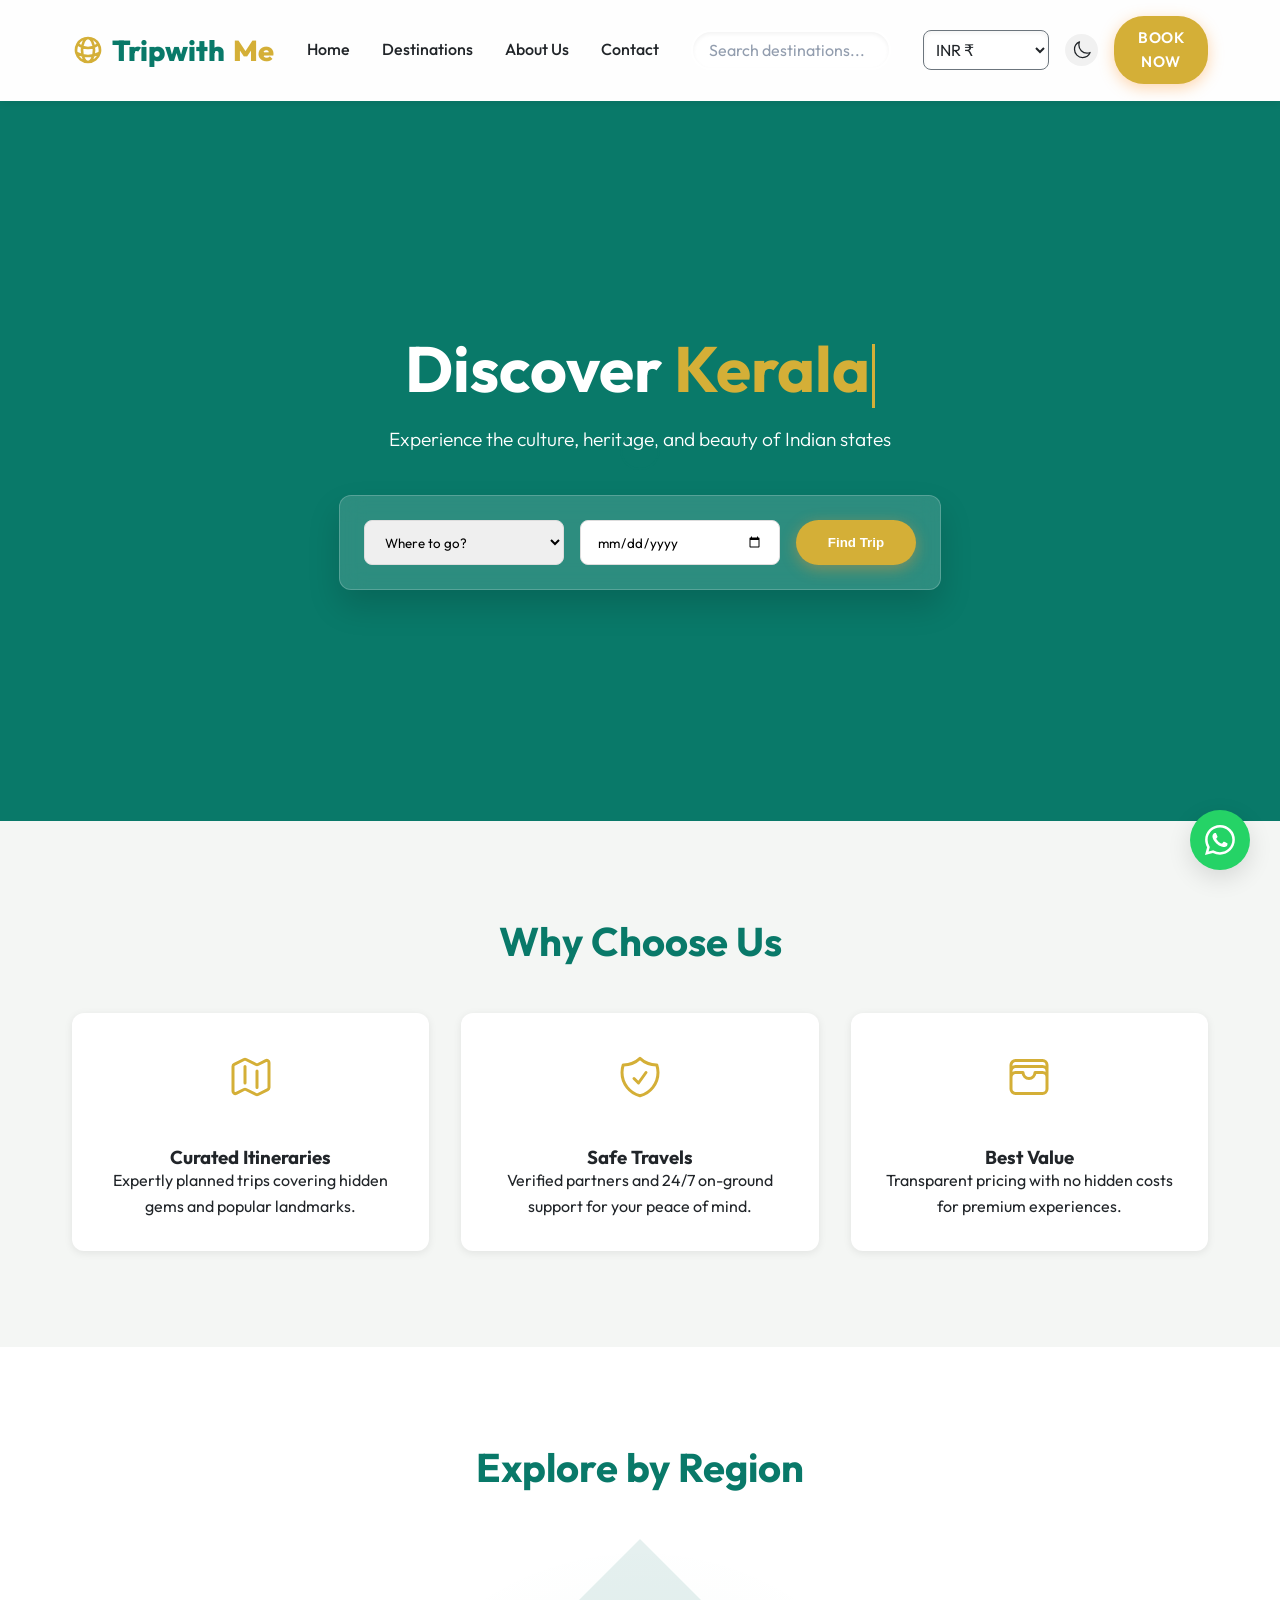
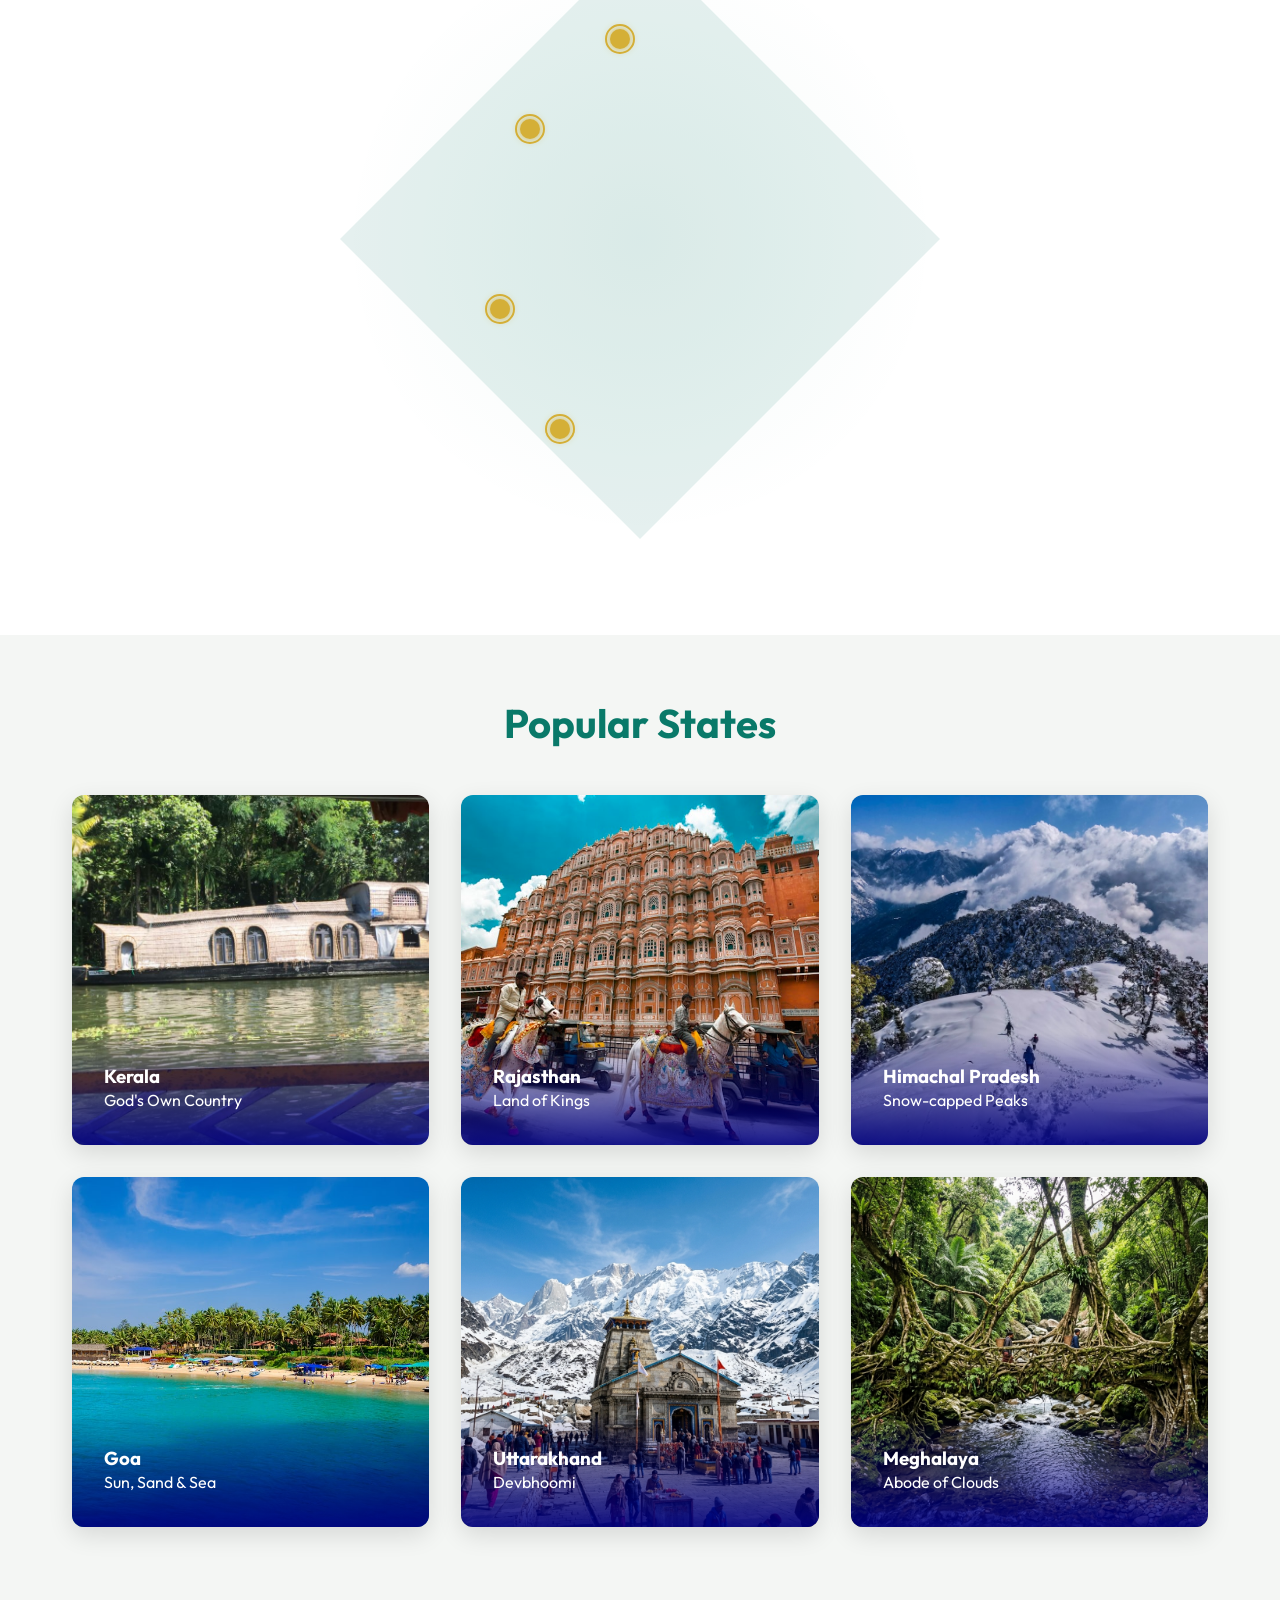
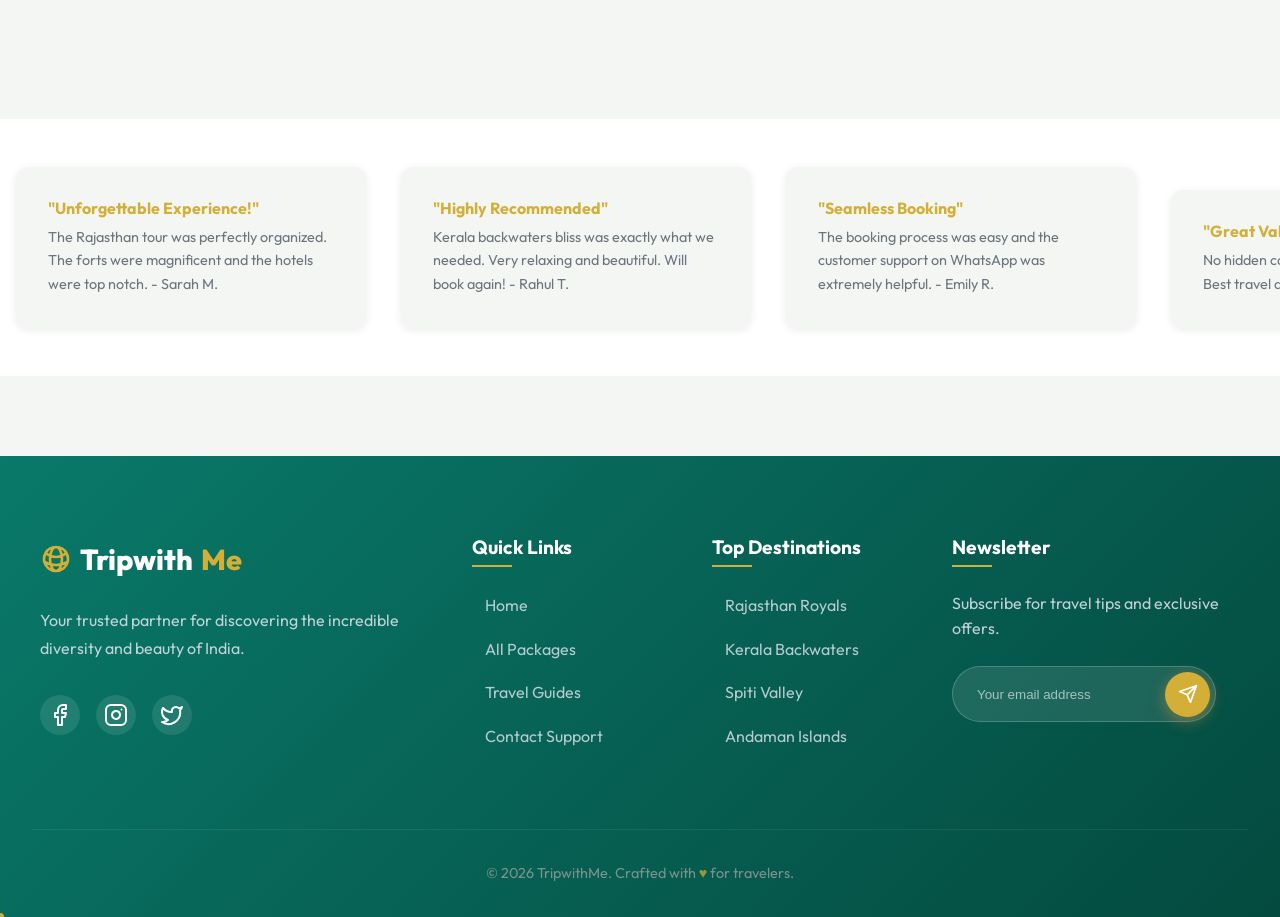
<file: index.html>
<!doctype html>
<html lang="en">
  <head>
    <meta charset="UTF-8" />
    <meta name="viewport" content="width=device-width, initial-scale=1.0" />
    <title>TripwithMe - Discover Incredible India</title>
    <meta
      name="description"
      content="Explore the vibrant states of India with TripwithMe. Best travel packages and itineraries."
    />
    <link rel="stylesheet" href="style.css" />
    <script src="script.js" defer></script>
  </head>
  <body>
    <!-- Preloader -->
    <div id="preloader" class="preloader">
      <svg
        class="loader-plane"
        xmlns="http://www.w3.org/2000/svg"
        fill="none"
        viewBox="0 0 24 24"
        stroke-width="1.5"
        stroke="currentColor"
        width="60"
        height="60"
      >
        <path
          stroke-linecap="round"
          stroke-linejoin="round"
          d="M6 12 3.269 3.125A59.769 59.769 0 0 1 21.485 12 59.768 59.768 0 0 1 3.27 20.875L5.999 12Zm0 0h7.5"
        />
      </svg>
    </div>

    <!-- Header & Navigation -->
    <header class="header glassmorphism">
      <div class="nav-container">
        <a href="index.html" class="logo">
          <svg
            xmlns="http://www.w3.org/2000/svg"
            fill="none"
            viewBox="0 0 24 24"
            stroke-width="2"
            stroke="var(--primary-accent)"
            width="32"
            height="32"
            class="logo-icon"
          >
            <path
              stroke-linecap="round"
              stroke-linejoin="round"
              d="M12 21a9.004 9.004 0 0 0 8.716-6.747M12 21a9.004 9.004 0 0 1-8.716-6.747M12 21c2.485 0 4.5-4.03 4.5-9S14.485 3 12 3m0 18c-2.485 0-4.5-4.03-4.5-9S9.515 3 12 3m0 0a8.997 8.997 0 0 1 7.843 4.582M12 3a8.997 8.997 0 0 0-7.843 4.582m15.686 0A11.953 11.953 0 0 1 12 10.5c-2.998 0-5.74-1.1-7.843-2.918m15.686 0A8.959 8.959 0 0 1 21 12c0 .778-.099 1.533-.284 2.253m0 0A17.919 17.919 0 0 1 12 16.5c-3.162 0-6.133-.815-8.716-2.247m0 0A9.015 9.015 0 0 1 3 12c0-1.605.42-3.113 1.157-4.418"
            />
          </svg>
          Tripwith<span>Me</span>
        </a>

        <input type="checkbox" id="menu-toggle" />
        <label for="menu-toggle" class="menu-btn">
          <svg
            xmlns="http://www.w3.org/2000/svg"
            fill="none"
            viewBox="0 0 24 24"
            stroke-width="2"
            stroke="currentColor"
            width="28"
            height="28"
          >
            <path
              stroke-linecap="round"
              stroke-linejoin="round"
              d="M3.75 6.75h16.5M3.75 12h16.5m-16.5 5.25h16.5"
            />
          </svg>
        </label>

        <ul class="nav-links">
          <li><a href="index.html" class="nav-link">Home</a></li>
          <li><a href="packages.html" class="nav-link">Destinations</a></li>
          <li><a href="about.html" class="nav-link">About Us</a></li>
          <li><a href="contact.html" class="nav-link">Contact</a></li>
        </ul>

        <div class="header-controls">
          <!-- Global Search -->
          <div class="search-container" style="position: relative; margin-right: 1rem;">
            <input type="text" id="global-search" class="glass-input" placeholder="Search destinations..." style="padding: 0.5rem 1rem; border-radius: 20px; width: 200px;">
            <div id="search-results" class="search-results glassmorphism" style="position: absolute; top: 110%; left: 0; width: 100%; border-radius: 8px; display: none; flex-direction: column; z-index: 1000; max-height: 300px; overflow-y: auto;"></div>
          </div>

          <select
            id="currency-select"
            aria-label="Currency"
            class="glass-select"
          >
            <option value="INR">INR ₹</option>
            <option value="USD">USD $</option>
            <option value="EUR">EUR €</option>
          </select>
          <label
            style="display: flex; align-items: center; cursor: pointer"
            title="Toggle Dark Mode"
            class="theme-toggle-label"
          >
            <input type="checkbox" id="theme-toggle" style="display: none" />
            <svg
              xmlns="http://www.w3.org/2000/svg"
              fill="none"
              viewBox="0 0 24 24"
              stroke-width="1.5"
              stroke="currentColor"
              width="20"
              height="20"
              class="theme-icon"
            >
              <path
                stroke-linecap="round"
                stroke-linejoin="round"
                d="M21.752 15.002A9.72 9.72 0 0 1 18 15.75c-5.385 0-9.75-4.365-9.75-9.75 0-1.33.266-2.597.748-3.752A9.753 9.753 0 0 0 3 11.25C3 16.635 7.365 21 12.75 21a9.753 9.753 0 0 0 9.002-5.998Z"
              />
            </svg>
          </label>
          <a href="login.html" class="btn btn-primary cta-btn">Book Now</a>
        </div>
      </div>
    </header>

    <!-- Hero Section -->
    <section class="fade-in hero" style="background: transparent">
      <div class="video-hero-wrapper fade-in">
        <video autoplay loop muted playsinline style="width: 100%; height: 100%; object-fit: cover; opacity: 0.7;">
          <source src="https://res.cloudinary.com/demo/video/upload/q_auto,f_auto/v1642691522/elephants.mp4" type="video/mp4" />
        </video>
      </div>
      <div class="hero-content" style="z-index: 1">
        <h1>
          Discover
          <span class="typewriter-text" style="color: var(--primary-accent)"
            >India</span
          ><span class="typewriter-cursor"></span>
        </h1>
        <p>Experience the culture, heritage, and beauty of Indian states</p>

        <!-- Search Overlay (Glassmorphism) -->
        <form class="search-overlay glass">
          <div class="search-field">
            <select aria-label="Select State">
              <option value="">Where to go?</option>
              <option value="kerala">Kerala</option>
              <option value="rajasthan">Rajasthan</option>
              <option value="himachal">Himachal Pradesh</option>
              <option value="goa">Goa</option>
            </select>
          </div>
          <div class="search-field">
            <input type="date" aria-label="Start Date" />
          </div>
          <button
            type="button"
            class="btn btn-primary"
            onclick="window.location.href = 'packages.html'"
          >
            Find Trip
          </button>
        </form>
      </div>
    </section>

    <!-- Features Section -->
    <section class="fade-in features">
      <h2 class="section-title">Why Choose Us</h2>
      <div class="feature-grid">
        <div class="feature-card fade-in">
          <div class="feature-icon">
            <svg
              xmlns="http://www.w3.org/2000/svg"
              fill="none"
              viewBox="0 0 24 24"
              stroke-width="1.5"
              stroke="currentColor"
              width="48"
              height="48"
            >
              <path
                stroke-linecap="round"
                stroke-linejoin="round"
                d="M9 6.75V15m6-6v8.25m.503 3.498 4.875-2.437c.381-.19.622-.58.622-1.006V4.82c0-.836-.88-1.38-1.628-1.006l-3.869 1.934c-.317.159-.69.159-1.006 0L9.503 3.252a1.125 1.125 0 0 0-1.006 0L3.622 5.689C3.24 5.88 3 6.27 3 6.695V19.18c0 .836.88 1.38 1.628 1.006l3.869-1.934c.317-.159.69-.159 1.006 0l4.994 2.497c.317.158.69.158 1.006 0Z"
              />
            </svg>
          </div>
          <h3>Curated Itineraries</h3>
          <p>
            Expertly planned trips covering hidden gems and popular landmarks.
          </p>
        </div>
        <div class="feature-card fade-in">
          <div class="feature-icon">
            <svg
              xmlns="http://www.w3.org/2000/svg"
              fill="none"
              viewBox="0 0 24 24"
              stroke-width="1.5"
              stroke="currentColor"
              width="48"
              height="48"
            >
              <path
                stroke-linecap="round"
                stroke-linejoin="round"
                d="M9 12.75 11.25 15 15 9.75m-3-7.036A11.959 11.959 0 0 1 3.598 6 11.99 11.99 0 0 0 3 9.749c0 5.592 3.824 10.29 9 11.623 5.176-1.332 9-6.03 9-11.622 0-1.31-.21-2.571-.598-3.751h-.152c-3.196 0-6.1-1.248-8.25-3.285Z"
              />
            </svg>
          </div>
          <h3>Safe Travels</h3>
          <p>
            Verified partners and 24/7 on-ground support for your peace of mind.
          </p>
        </div>
        <div class="feature-card fade-in">
          <div class="feature-icon">
            <svg
              xmlns="http://www.w3.org/2000/svg"
              fill="none"
              viewBox="0 0 24 24"
              stroke-width="1.5"
              stroke="currentColor"
              width="48"
              height="48"
            >
              <path
                stroke-linecap="round"
                stroke-linejoin="round"
                d="M21 12a2.25 2.25 0 0 0-2.25-2.25H15a3 3 0 1 1-6 0H5.25A2.25 2.25 0 0 0 3 12m18 0v6a2.25 2.25 0 0 1-2.25 2.25H5.25A2.25 2.25 0 0 1 3 18v-6m18 0V9M3 12V9m18 0a2.25 2.25 0 0 0-2.25-2.25H5.25A2.25 2.25 0 0 0 3 9m18 0V6a2.25 2.25 0 0 0-2.25-2.25H5.25A2.25 2.25 0 0 0 3 6v3"
              />
            </svg>
          </div>
          <h3>Best Value</h3>
          <p>
            Transparent pricing with no hidden costs for premium experiences.
          </p>
        </div>
      </div>
    </section>

    <!-- Interactive Map Section -->
    <section class="map-section fade-in">
      <h2 class="section-title">Explore by Region</h2>
      <div class="map-container">
        <div class="map-svg-placeholder"></div>
        <a
          href="trip-details-rajasthan.html"
          class="map-pin"
          data-state="Rajasthan"
          ><div class="map-pin-label">Rajasthan</div></a
        >
        <a
          href="trip-details-himachal.html"
          class="map-pin"
          data-state="Himachal"
          ><div class="map-pin-label">Himachal Pradesh</div></a
        >
        <a href="trip-details-goa.html" class="map-pin" data-state="Goa"
          ><div class="map-pin-label">Goa</div></a
        >
        <a href="trip-details-kerala.html" class="map-pin" data-state="Kerala"
          ><div class="map-pin-label">Kerala</div></a
        >
      </div>
    </section>

    <!-- State Grid Section -->
    <section class="fade-in states">
      <h2 class="section-title">Popular States</h2>
      <div class="state-grid">
        <a href="trip-details-kerala.html" class="state-card fade-in">
          <img src="images/kerala.jpg" alt="Kerala Backwaters" />
          <div class="state-overlay">
            <h3>Kerala</h3>
            <p>God's Own Country</p>
          </div>
        </a>
        <a href="trip-details-kerala.html" class="state-card fade-in">
          <img src="images/rajasthan.jpg" alt="Rajasthan Fort" />
          <div class="state-overlay">
            <h3>Rajasthan</h3>
            <p>Land of Kings</p>
          </div>
        </a>
        <a href="trip-details-himachal.html" class="state-card fade-in">
          <img src="images/himachal.jpg" alt="Himachal Mountains" />
          <div class="state-overlay">
            <h3>Himachal Pradesh</h3>
            <p>Snow-capped Peaks</p>
          </div>
        </a>
        <a href="trip-details-goa.html" class="state-card fade-in">
          <img src="images/goa.jpg" alt="Goa Beaches" />
          <div class="state-overlay">
            <h3>Goa</h3>
            <p>Sun, Sand & Sea</p>
          </div>
        </a>
        <a href="trip-details-goa.html" class="state-card fade-in">
          <img src="images/uttarakhand.jpg" alt="Uttarakhand Temples" />
          <div class="state-overlay">
            <h3>Uttarakhand</h3>
            <p>Devbhoomi</p>
          </div>
        </a>
        <a href="trip-details-himachal.html" class="state-card fade-in">
          <img src="images/meghalaya.jpg" alt="Meghalaya Bridges" />
          <div class="state-overlay">
            <h3>Meghalaya</h3>
            <p>Abode of Clouds</p>
          </div>
        </a>
      </div>
    </section>

    <!-- Testimonials Marquee -->
    <section class="fade-in marquee-container">
      <div class="marquee-content">
        <div class="marquee-item">
          <h4 style="color: var(--primary-accent)">
            "Unforgettable Experience!"
          </h4>
          <p
            style="
              color: var(--text-light);
              font-size: 0.9rem;
              margin-top: 0.5rem;
            "
          >
            The Rajasthan tour was perfectly organized. The forts were
            magnificent and the hotels were top notch. - Sarah M.
          </p>
        </div>
        <div class="marquee-item">
          <h4 style="color: var(--primary-accent)">"Highly Recommended"</h4>
          <p
            style="
              color: var(--text-light);
              font-size: 0.9rem;
              margin-top: 0.5rem;
            "
          >
            Kerala backwaters bliss was exactly what we needed. Very relaxing
            and beautiful. Will book again! - Rahul T.
          </p>
        </div>
        <div class="marquee-item">
          <h4 style="color: var(--primary-accent)">"Seamless Booking"</h4>
          <p
            style="
              color: var(--text-light);
              font-size: 0.9rem;
              margin-top: 0.5rem;
            "
          >
            The booking process was easy and the customer support on WhatsApp
            was extremely helpful. - Emily R.
          </p>
        </div>
        <div class="marquee-item">
          <h4 style="color: var(--primary-accent)">"Great Value"</h4>
          <p
            style="
              color: var(--text-light);
              font-size: 0.9rem;
              margin-top: 0.5rem;
            "
          >
            No hidden costs and premium experiences. Best travel agency for
            India tours. - David K.
          </p>
        </div>
      </div>
    </section>

    <!-- Floating WhatsApp -->
    <a href="#" class="floating-whatsapp" title="Chat with us">
      <svg
        xmlns="http://www.w3.org/2000/svg"
        width="30"
        height="30"
        fill="currentColor"
        viewBox="0 0 16 16"
      >
        <path
          d="M13.601 2.326A7.85 7.85 0 0 0 7.994 0C3.627 0 .068 3.558.064 7.926c0 1.399.366 2.76 1.057 3.965L0 16l4.204-1.102a7.9 7.9 0 0 0 3.79.965h.004c4.368 0 7.926-3.558 7.93-7.93A7.9 7.9 0 0 0 13.6 2.326zM7.994 14.521a6.6 6.6 0 0 1-3.356-.92l-.24-.144-2.494.654.666-2.433-.156-.251a6.56 6.56 0 0 1-1.007-3.505c0-3.626 2.957-6.584 6.591-6.584a6.56 6.56 0 0 1 4.66 1.931 6.56 6.56 0 0 1 1.928 4.66c-.004 3.639-2.961 6.592-6.592 6.592m3.615-4.934c-.197-.099-1.17-.578-1.353-.646-.182-.065-.315-.099-.445.099-.133.197-.513.646-.627.775-.114.133-.232.148-.43.05-.197-.1-.836-.308-1.592-.985-.59-.525-.985-1.175-1.103-1.372-.114-.198-.011-.304.088-.403.087-.088.197-.232.296-.346.1-.114.133-.198.198-.33.065-.134.034-.248-.015-.347-.05-.099-.445-1.076-.612-1.47-.16-.389-.323-.335-.445-.34-.114-.007-.247-.007-.38-.007a.73.73 0 0 0-.529.247c-.182.198-.691.677-.691 1.654s.71 1.916.81 2.049c.098.133 1.394 2.132 3.383 2.992.47.205.84.326 1.129.418.475.152.904.129 1.246.08.38-.058 1.171-.48 1.338-.943.164-.464.164-.86.114-.943-.049-.084-.182-.133-.38-.232z"
        />
      </svg>
    </a>

    <!-- Footer -->
    <footer class="footer creative-footer">
      <div class="footer-grid">
        <div class="footer-col brand-col">
          <a href="index.html" class="logo footer-logo">
            <svg
              xmlns="http://www.w3.org/2000/svg"
              fill="none"
              viewBox="0 0 24 24"
              stroke-width="2"
              stroke="var(--primary-accent)"
              width="32"
              height="32"
            >
              <path
                stroke-linecap="round"
                stroke-linejoin="round"
                d="M12 21a9.004 9.004 0 0 0 8.716-6.747M12 21a9.004 9.004 0 0 1-8.716-6.747M12 21c2.485 0 4.5-4.03 4.5-9S14.485 3 12 3m0 18c-2.485 0-4.5-4.03-4.5-9S9.515 3 12 3m0 0a8.997 8.997 0 0 1 7.843 4.582M12 3a8.997 8.997 0 0 0-7.843 4.582m15.686 0A11.953 11.953 0 0 1 12 10.5c-2.998 0-5.74-1.1-7.843-2.918m15.686 0A8.959 8.959 0 0 1 21 12c0 .778-.099 1.533-.284 2.253m0 0A17.919 17.919 0 0 1 12 16.5c-3.162 0-6.133-.815-8.716-2.247m0 0A9.015 9.015 0 0 1 3 12c0-1.605.42-3.113 1.157-4.418"
              />
            </svg>
            Tripwith<span>Me</span>
          </a>
          <p class="footer-tagline">
            Your trusted partner for discovering the incredible diversity and
            beauty of India.
          </p>
          <div class="social-links">
            <a href="#" aria-label="Facebook"
              ><svg
                xmlns="http://www.w3.org/2000/svg"
                width="24"
                height="24"
                viewBox="0 0 24 24"
                fill="none"
                stroke="currentColor"
                stroke-width="2"
                stroke-linecap="round"
                stroke-linejoin="round"
              >
                <path
                  d="M18 2h-3a5 5 0 0 0-5 5v3H7v4h3v8h4v-8h3l1-4h-4V7a1 1 0 0 1 1-1h3z"
                ></path></svg
            ></a>
            <a href="#" aria-label="Instagram"
              ><svg
                xmlns="http://www.w3.org/2000/svg"
                width="24"
                height="24"
                viewBox="0 0 24 24"
                fill="none"
                stroke="currentColor"
                stroke-width="2"
                stroke-linecap="round"
                stroke-linejoin="round"
              >
                <rect x="2" y="2" width="20" height="20" rx="5" ry="5"></rect>
                <path
                  d="M16 11.37A4 4 0 1 1 12.63 8 4 4 0 0 1 16 11.37z"
                ></path>
                <line x1="17.5" y1="6.5" x2="17.51" y2="6.5"></line></svg
            ></a>
            <a href="#" aria-label="Twitter"
              ><svg
                xmlns="http://www.w3.org/2000/svg"
                width="24"
                height="24"
                viewBox="0 0 24 24"
                fill="none"
                stroke="currentColor"
                stroke-width="2"
                stroke-linecap="round"
                stroke-linejoin="round"
              >
                <path
                  d="M22 4s-.7 2.1-2 3.4c1.6 10-9.4 17.3-18 11.6 2.2.1 4.4-.6 6-2C3 15.5.5 9.6 3 5c2.2 2.6 5.6 4.1 9 4-.9-4.2 4-6.6 7-3.8 1.1 0 3-1.2 3-1.2z"
                ></path></svg
            ></a>
          </div>
        </div>
        <div class="footer-col fade-in">
          <h4>Quick Links</h4>
          <ul class="footer-links">
            <li><a href="index.html">Home</a></li>
            <li><a href="trip-details-kerala.html">All Packages</a></li>
            <li><a href="#">Travel Guides</a></li>
            <li><a href="contact.html">Contact Support</a></li>
          </ul>
        </div>
        <div class="footer-col fade-in">
          <h4>Top Destinations</h4>
          <ul class="footer-links">
            <li><a href="trip-details-kerala.html">Rajasthan Royals</a></li>
            <li><a href="trip-details-kerala.html">Kerala Backwaters</a></li>
            <li><a href="#">Spiti Valley</a></li>
            <li><a href="#">Andaman Islands</a></li>
          </ul>
        </div>
        <div class="footer-col newsletter-col">
          <h4>Newsletter</h4>
          <p>Subscribe for travel tips and exclusive offers.</p>
          <form class="newsletter-form">
            <div class="input-group">
              <input type="email" placeholder="Your email address" required />
              <button type="submit" class="btn btn-primary">
                <svg
                  xmlns="http://www.w3.org/2000/svg"
                  width="20"
                  height="20"
                  viewBox="0 0 24 24"
                  fill="none"
                  stroke="currentColor"
                  stroke-width="2"
                  stroke-linecap="round"
                  stroke-linejoin="round"
                >
                  <line x1="22" y1="2" x2="11" y2="13"></line>
                  <polygon points="22 2 15 22 11 13 2 9 22 2"></polygon>
                </svg>
              </button>
            </div>
          </form>
        </div>
      </div>
      <div class="footer-bottom">
        <p>
          &copy; 2026 TripwithMe. Crafted with
          <span style="color: var(--primary-accent)">&hearts;</span> for travelers.
        </p>
      </div>
    </footer>
  </body>
</html>
</file>
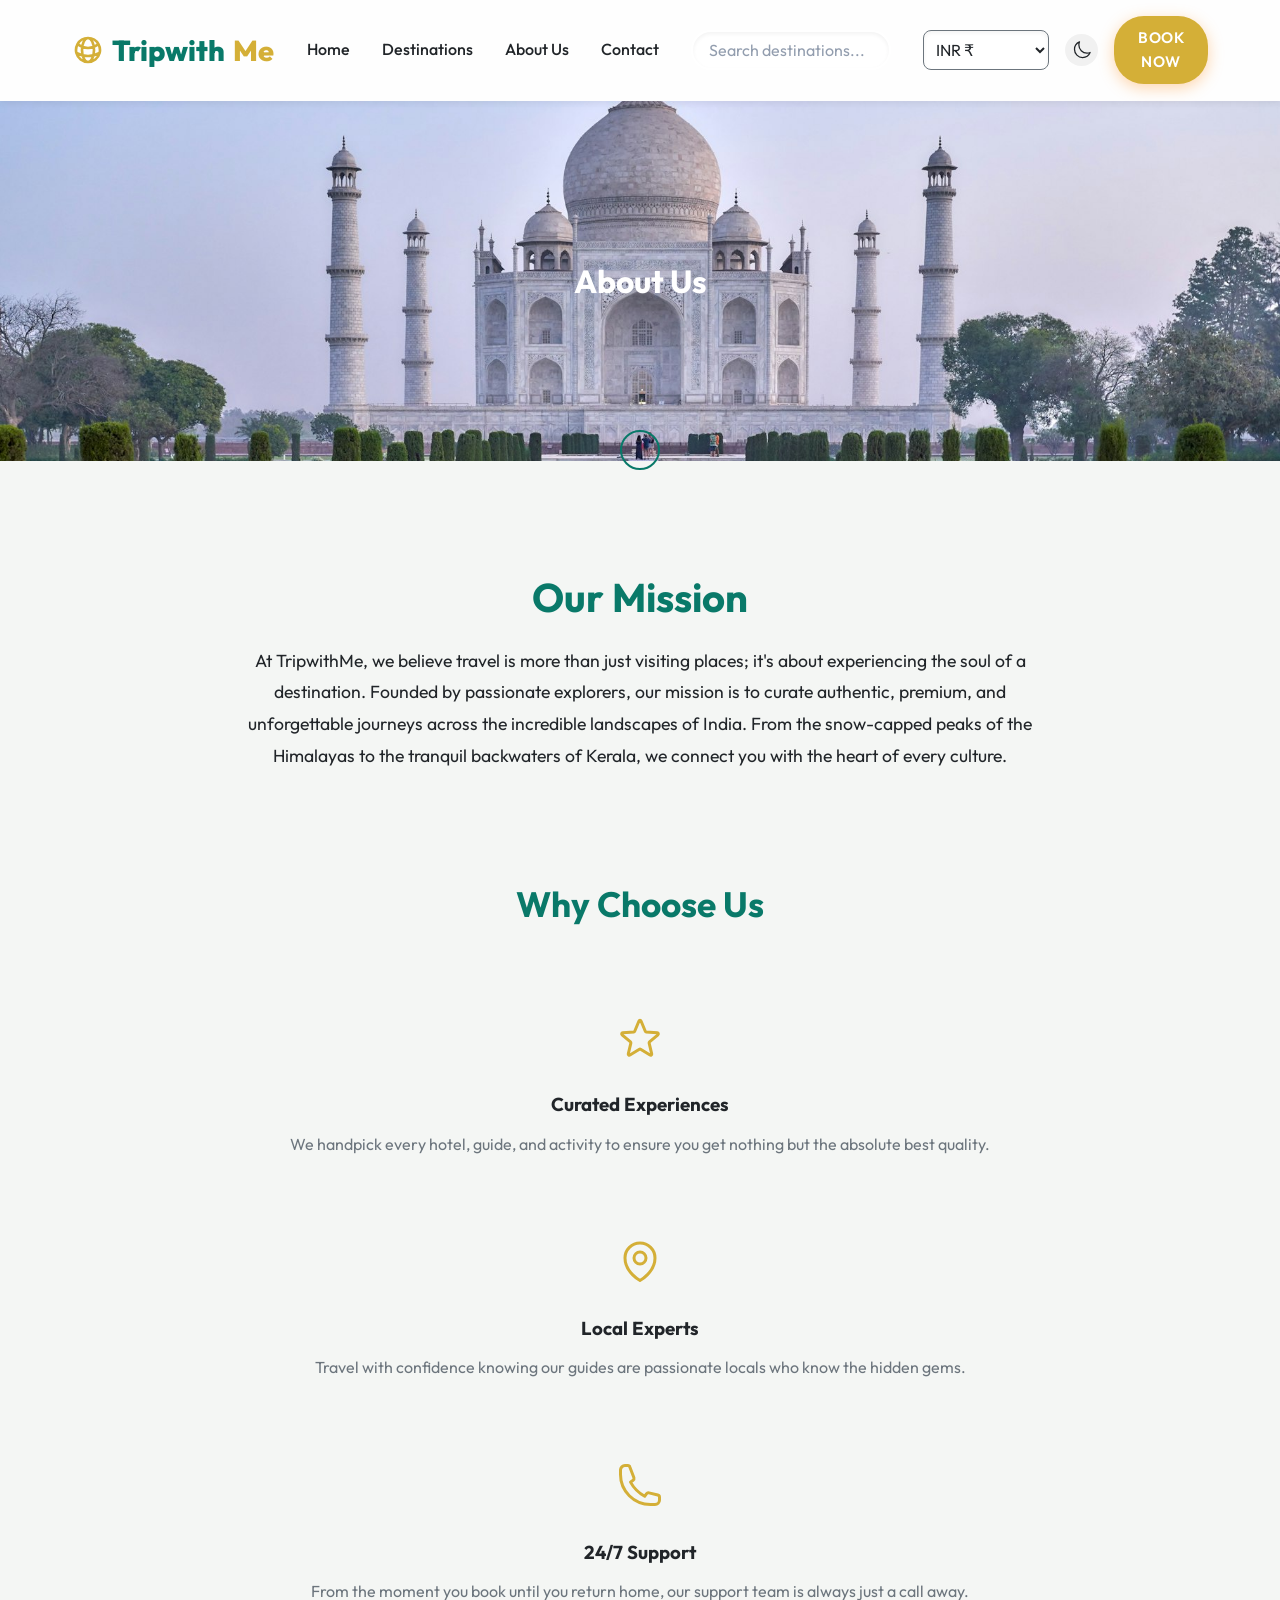
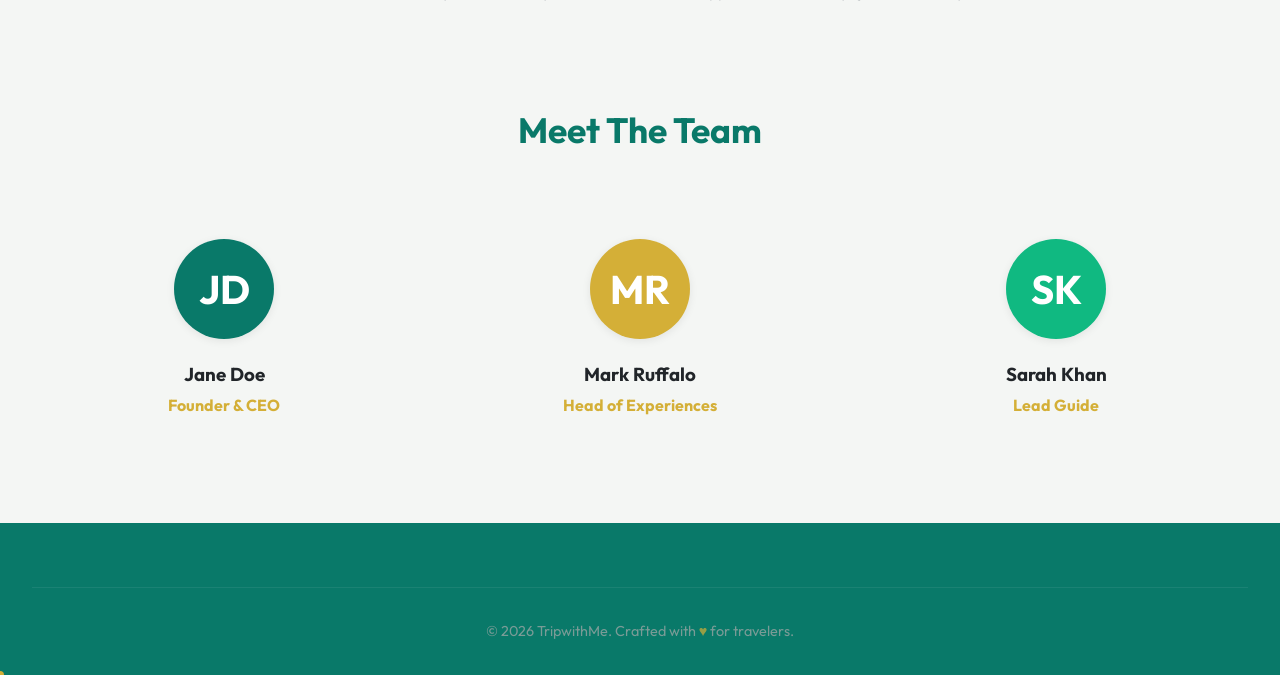
<file: about.html>
<!doctype html>
<html lang="en">
  <head>
    <meta charset="UTF-8" />
    <meta name="viewport" content="width=device-width, initial-scale=1.0" />
    <title>About Us - TripwithMe</title>
    <meta name="description" content="Learn about TripwithMe's mission to provide unforgettable Indian travel experiences." />
    <link rel="stylesheet" href="style.css" />
    <script src="script.js" defer></script>
  </head>
  <body>
    <!-- Preloader -->
    <div id="preloader" class="preloader">
      <svg class="loader-plane" xmlns="http://www.w3.org/2000/svg" fill="none" viewBox="0 0 24 24" stroke-width="1.5" stroke="currentColor" width="60" height="60">
        <path stroke-linecap="round" stroke-linejoin="round" d="M6 12 3.269 3.125A59.769 59.769 0 0 1 21.485 12 59.768 59.768 0 0 1 3.27 20.875L5.999 12Zm0 0h7.5" />
      </svg>
    </div>

    <!-- Header -->
    <header class="header glassmorphism">
      <div class="nav-container">
        <a href="index.html" class="logo">
          <svg xmlns="http://www.w3.org/2000/svg" fill="none" viewBox="0 0 24 24" stroke-width="2" stroke="var(--primary-accent)" width="32" height="32" class="logo-icon">
            <path stroke-linecap="round" stroke-linejoin="round" d="M12 21a9.004 9.004 0 0 0 8.716-6.747M12 21a9.004 9.004 0 0 1-8.716-6.747M12 21c2.485 0 4.5-4.03 4.5-9S14.485 3 12 3m0 18c-2.485 0-4.5-4.03-4.5-9S9.515 3 12 3m0 0a8.997 8.997 0 0 1 7.843 4.582M12 3a8.997 8.997 0 0 0-7.843 4.582m15.686 0A11.953 11.953 0 0 1 12 10.5c-2.998 0-5.74-1.1-7.843-2.918m15.686 0A8.959 8.959 0 0 1 21 12c0 .778-.099 1.533-.284 2.253m0 0A17.919 17.919 0 0 1 12 16.5c-3.162 0-6.133-.815-8.716-2.247m0 0A9.015 9.015 0 0 1 3 12c0-1.605.42-3.113 1.157-4.418" />
          </svg>
          Tripwith<span>Me</span>
        </a>

        <input type="checkbox" id="menu-toggle" />
        <label for="menu-toggle" class="menu-btn">
          <svg xmlns="http://www.w3.org/2000/svg" fill="none" viewBox="0 0 24 24" stroke-width="2" stroke="currentColor" width="28" height="28">
            <path stroke-linecap="round" stroke-linejoin="round" d="M3.75 6.75h16.5M3.75 12h16.5m-16.5 5.25h16.5" />
          </svg>
        </label>

        <ul class="nav-links">
          <li><a href="index.html" class="nav-link">Home</a></li>
          <li><a href="packages.html" class="nav-link">Destinations</a></li>
          <li><a href="about.html" class="nav-link active">About Us</a></li>
          <li><a href="contact.html" class="nav-link">Contact</a></li>
        </ul>

        <div class="header-controls">
          <!-- Global Search -->
          <div class="search-container" style="position: relative; margin-right: 1rem;">
            <input type="text" id="global-search" class="glass-input" placeholder="Search destinations..." style="padding: 0.5rem 1rem; border-radius: 20px; width: 200px;">
            <div id="search-results" class="search-results glassmorphism" style="position: absolute; top: 110%; left: 0; width: 100%; border-radius: 8px; display: none; flex-direction: column; z-index: 1000; max-height: 300px; overflow-y: auto;"></div>
          </div>

          <select id="currency-select" aria-label="Currency" class="glass-select">
            <option value="INR">INR ₹</option>
            <option value="USD">USD $</option>
            <option value="EUR">EUR €</option>
          </select>
          <label style="display: flex; align-items: center; cursor: pointer" title="Toggle Dark Mode" class="theme-toggle-label">
            <input type="checkbox" id="theme-toggle" style="display: none" />
            <svg xmlns="http://www.w3.org/2000/svg" fill="none" viewBox="0 0 24 24" stroke-width="1.5" stroke="currentColor" width="20" height="20" class="theme-icon">
              <path stroke-linecap="round" stroke-linejoin="round" d="M21.752 15.002A9.72 9.72 0 0 1 18 15.75c-5.385 0-9.75-4.365-9.75-9.75 0-1.33.266-2.597.748-3.752A9.753 9.753 0 0 0 3 11.25C3 16.635 7.365 21 12.75 21a9.753 9.753 0 0 0 9.002-5.998Z" />
            </svg>
          </label>
          <a href="login.html" class="btn btn-primary cta-btn">Book Now</a>
        </div>
      </div>
    </header>

    <!-- Page Banner -->
    <div class="page-header parallax-bg" style="background-image: url('images/hero-bg.jpg');">
      <h1>About Us</h1>
    </div>

    <!-- Main Content -->
    <main class="container" style="margin-top: 4rem; margin-bottom: 4rem;">
      <!-- Our Story -->
      <section class="glassmorphism" style="padding: 3rem; margin-bottom: 4rem; border-radius: var(--border-radius);">
        <div style="text-align: center; max-width: 800px; margin: 0 auto;">
          <h2 style="color: var(--primary-base); margin-bottom: 1.5rem; font-size: 2.5rem;">Our Mission</h2>
          <p style="font-size: 1.1rem; line-height: 1.8; color: var(--text-dark);">
            At TripwithMe, we believe travel is more than just visiting places; it's about experiencing the soul of a destination. Founded by passionate explorers, our mission is to curate authentic, premium, and unforgettable journeys across the incredible landscapes of India. From the snow-capped peaks of the Himalayas to the tranquil backwaters of Kerala, we connect you with the heart of every culture.
          </p>
        </div>
      </section>

      <!-- Why Choose Us -->
      <section style="margin-bottom: 4rem;">
        <h2 style="text-align: center; color: var(--primary-base); margin-bottom: 3rem; font-size: 2.2rem;">Why Choose Us</h2>
        <div class="grid-3">
          <div class="glassmorphism" style="padding: 2.5rem; text-align: center; border-radius: var(--border-radius);">
            <svg xmlns="http://www.w3.org/2000/svg" fill="none" viewBox="0 0 24 24" stroke-width="1.5" stroke="var(--primary-accent)" width="48" height="48" style="margin-bottom: 1.5rem;">
              <path stroke-linecap="round" stroke-linejoin="round" d="M11.48 3.499a.562.562 0 0 1 1.04 0l2.125 5.111a.563.563 0 0 0 .475.345l5.518.442c.499.04.701.663.321.988l-4.204 3.602a.563.563 0 0 0-.182.557l1.285 5.385a.562.562 0 0 1-.84.61l-4.725-2.885a.562.562 0 0 0-.586 0L6.982 20.54a.562.562 0 0 1-.84-.61l1.285-5.386a.562.562 0 0 0-.182-.557l-4.204-3.602a.562.562 0 0 1 .321-.988l5.518-.442a.563.563 0 0 0 .475-.345L11.48 3.5Z" />
            </svg>
            <h3 style="margin-bottom: 1rem; color: var(--text-dark);">Curated Experiences</h3>
            <p style="color: var(--text-light);">We handpick every hotel, guide, and activity to ensure you get nothing but the absolute best quality.</p>
          </div>
          <div class="glassmorphism" style="padding: 2.5rem; text-align: center; border-radius: var(--border-radius);">
            <svg xmlns="http://www.w3.org/2000/svg" fill="none" viewBox="0 0 24 24" stroke-width="1.5" stroke="var(--primary-accent)" width="48" height="48" style="margin-bottom: 1.5rem;">
              <path stroke-linecap="round" stroke-linejoin="round" d="M15 10.5a3 3 0 1 1-6 0 3 3 0 0 1 6 0Z" />
              <path stroke-linecap="round" stroke-linejoin="round" d="M19.5 10.5c0 7.142-7.5 11.25-7.5 11.25S4.5 17.642 4.5 10.5a7.5 7.5 0 1 1 15 0Z" />
            </svg>
            <h3 style="margin-bottom: 1rem; color: var(--text-dark);">Local Experts</h3>
            <p style="color: var(--text-light);">Travel with confidence knowing our guides are passionate locals who know the hidden gems.</p>
          </div>
          <div class="glassmorphism" style="padding: 2.5rem; text-align: center; border-radius: var(--border-radius);">
            <svg xmlns="http://www.w3.org/2000/svg" fill="none" viewBox="0 0 24 24" stroke-width="1.5" stroke="var(--primary-accent)" width="48" height="48" style="margin-bottom: 1.5rem;">
              <path stroke-linecap="round" stroke-linejoin="round" d="M2.25 6.75c0 8.284 6.716 15 15 15h2.25a2.25 2.25 0 0 0 2.25-2.25v-1.372c0-.516-.351-.966-.852-1.091l-4.423-1.106c-.44-.11-.902.055-1.173.417l-.97 1.293c-2.896-1.596-5.48-4.18-7.076-7.076l1.293-.97c.362-.271.527-.734.417-1.173L6.963 3.102a1.125 1.125 0 0 0-1.091-.852H4.5A2.25 2.25 0 0 0 2.25 4.5v2.25Z" />
            </svg>
            <h3 style="margin-bottom: 1rem; color: var(--text-dark);">24/7 Support</h3>
            <p style="color: var(--text-light);">From the moment you book until you return home, our support team is always just a call away.</p>
          </div>
        </div>
      </section>

      <!-- Our Team -->
      <section>
        <h2 style="text-align: center; color: var(--primary-base); margin-bottom: 3rem; font-size: 2.2rem;">Meet The Team</h2>
        <div class="team-grid">
          <div class="team-card glassmorphism">
            <div class="team-avatar">JD</div>
            <h3>Jane Doe</h3>
            <p class="team-role">Founder & CEO</p>
          </div>
          <div class="team-card glassmorphism">
            <div class="team-avatar" style="background: var(--primary-accent);">MR</div>
            <h3>Mark Ruffalo</h3>
            <p class="team-role">Head of Experiences</p>
          </div>
          <div class="team-card glassmorphism">
            <div class="team-avatar" style="background: #10b981;">SK</div>
            <h3>Sarah Khan</h3>
            <p class="team-role">Lead Guide</p>
          </div>
        </div>
      </section>
    </main>

    <!-- Footer -->
    <footer class="footer">
      <div class="footer-bottom">
        <p>&copy; 2026 TripwithMe. Crafted with <span style="color: var(--primary-accent)">&hearts;</span> for travelers.</p>
      </div>
    </footer>
  </body>
</html>
</file>
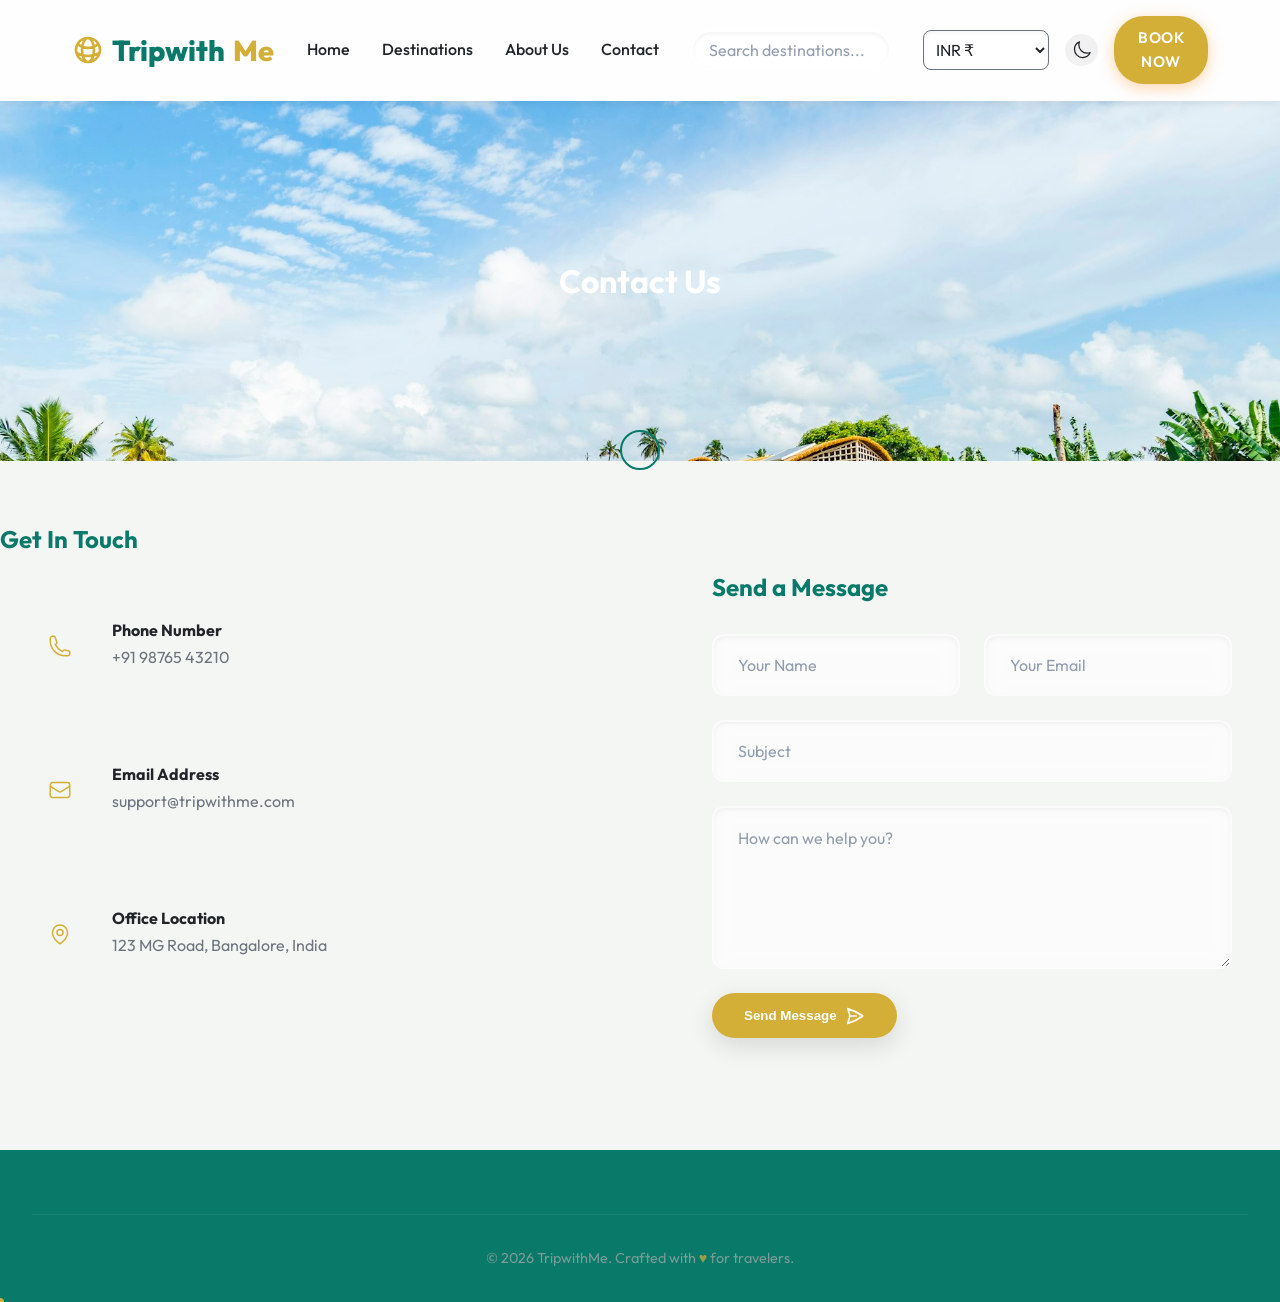
<file: contact.html>
<!doctype html>
<html lang="en">
  <head>
    <meta charset="UTF-8" />
    <meta name="viewport" content="width=device-width, initial-scale=1.0" />
    <title>Contact Us - TripwithMe</title>
    <meta name="description" content="Get in touch with TripwithMe for any inquiries or booking assistance." />
    <link rel="stylesheet" href="style.css" />
    <script src="script.js" defer></script>
  </head>
  <body>
    <!-- Preloader -->
    <div id="preloader" class="preloader">
      <svg class="loader-plane" xmlns="http://www.w3.org/2000/svg" fill="none" viewBox="0 0 24 24" stroke-width="1.5" stroke="currentColor" width="60" height="60">
        <path stroke-linecap="round" stroke-linejoin="round" d="M6 12 3.269 3.125A59.769 59.769 0 0 1 21.485 12 59.768 59.768 0 0 1 3.27 20.875L5.999 12Zm0 0h7.5" />
      </svg>
    </div>

    <!-- Header -->
    <header class="header glassmorphism">
      <div class="nav-container">
        <a href="index.html" class="logo">
          <svg xmlns="http://www.w3.org/2000/svg" fill="none" viewBox="0 0 24 24" stroke-width="2" stroke="var(--primary-accent)" width="32" height="32" class="logo-icon">
            <path stroke-linecap="round" stroke-linejoin="round" d="M12 21a9.004 9.004 0 0 0 8.716-6.747M12 21a9.004 9.004 0 0 1-8.716-6.747M12 21c2.485 0 4.5-4.03 4.5-9S14.485 3 12 3m0 18c-2.485 0-4.5-4.03-4.5-9S9.515 3 12 3m0 0a8.997 8.997 0 0 1 7.843 4.582M12 3a8.997 8.997 0 0 0-7.843 4.582m15.686 0A11.953 11.953 0 0 1 12 10.5c-2.998 0-5.74-1.1-7.843-2.918m15.686 0A8.959 8.959 0 0 1 21 12c0 .778-.099 1.533-.284 2.253m0 0A17.919 17.919 0 0 1 12 16.5c-3.162 0-6.133-.815-8.716-2.247m0 0A9.015 9.015 0 0 1 3 12c0-1.605.42-3.113 1.157-4.418" />
          </svg>
          Tripwith<span>Me</span>
        </a>

        <input type="checkbox" id="menu-toggle" />
        <label for="menu-toggle" class="menu-btn">
          <svg xmlns="http://www.w3.org/2000/svg" fill="none" viewBox="0 0 24 24" stroke-width="2" stroke="currentColor" width="28" height="28">
            <path stroke-linecap="round" stroke-linejoin="round" d="M3.75 6.75h16.5M3.75 12h16.5m-16.5 5.25h16.5" />
          </svg>
        </label>

        <ul class="nav-links">
          <li><a href="index.html" class="nav-link">Home</a></li>
          <li><a href="packages.html" class="nav-link">Destinations</a></li>
          <li><a href="about.html" class="nav-link">About Us</a></li>
          <li><a href="contact.html" class="nav-link active">Contact</a></li>
        </ul>

        <div class="header-controls">
          <!-- Global Search -->
          <div class="search-container" style="position: relative; margin-right: 1rem;">
            <input type="text" id="global-search" class="glass-input" placeholder="Search destinations..." style="padding: 0.5rem 1rem; border-radius: 20px; width: 200px;">
            <div id="search-results" class="search-results glassmorphism" style="position: absolute; top: 110%; left: 0; width: 100%; border-radius: 8px; display: none; flex-direction: column; z-index: 1000; max-height: 300px; overflow-y: auto;"></div>
          </div>

          <select id="currency-select" aria-label="Currency" class="glass-select">
            <option value="INR">INR ₹</option>
            <option value="USD">USD $</option>
            <option value="EUR">EUR €</option>
          </select>
          <label style="display: flex; align-items: center; cursor: pointer" title="Toggle Dark Mode" class="theme-toggle-label">
            <input type="checkbox" id="theme-toggle" style="display: none" />
            <svg xmlns="http://www.w3.org/2000/svg" fill="none" viewBox="0 0 24 24" stroke-width="1.5" stroke="currentColor" width="20" height="20" class="theme-icon">
              <path stroke-linecap="round" stroke-linejoin="round" d="M21.752 15.002A9.72 9.72 0 0 1 18 15.75c-5.385 0-9.75-4.365-9.75-9.75 0-1.33.266-2.597.748-3.752A9.753 9.753 0 0 0 3 11.25C3 16.635 7.365 21 12.75 21a9.753 9.753 0 0 0 9.002-5.998Z" />
            </svg>
          </label>
          <a href="login.html" class="btn btn-primary cta-btn">Book Now</a>
        </div>
      </div>
    </header>

    <!-- Page Banner -->
    <div class="page-header parallax-bg" style="background-image: url('images/contact-bg.jpg');">
      <h1>Contact Us</h1>
    </div>

    <!-- Main Content -->
    <main class="container" style="margin-top: 4rem; margin-bottom: 4rem;">
      <div class="contact-grid">
        <!-- Contact Info -->
        <div class="contact-info">
          <h2 style="color: var(--primary-base); margin-bottom: 2rem;">Get In Touch</h2>
          
          <div class="glassmorphism" style="padding: 2rem; margin-bottom: 1.5rem; display: flex; align-items: center; gap: 1.5rem; border-radius: var(--border-radius);">
            <div style="background: var(--bg-light); padding: 1rem; border-radius: 50%; display: flex;">
              <svg xmlns="http://www.w3.org/2000/svg" fill="none" viewBox="0 0 24 24" stroke-width="1.5" stroke="var(--primary-accent)" width="24" height="24">
                <path stroke-linecap="round" stroke-linejoin="round" d="M2.25 6.75c0 8.284 6.716 15 15 15h2.25a2.25 2.25 0 0 0 2.25-2.25v-1.372c0-.516-.351-.966-.852-1.091l-4.423-1.106c-.44-.11-.902.055-1.173.417l-.97 1.293c-2.896-1.596-5.48-4.18-7.076-7.076l1.293-.97c.362-.271.527-.734.417-1.173L6.963 3.102a1.125 1.125 0 0 0-1.091-.852H4.5A2.25 2.25 0 0 0 2.25 4.5v2.25Z" />
              </svg>
            </div>
            <div>
              <h4 style="margin-bottom: 0.3rem;">Phone Number</h4>
              <p style="color: var(--text-light);">+91 98765 43210</p>
            </div>
          </div>

          <div class="glassmorphism" style="padding: 2rem; margin-bottom: 1.5rem; display: flex; align-items: center; gap: 1.5rem; border-radius: var(--border-radius);">
            <div style="background: var(--bg-light); padding: 1rem; border-radius: 50%; display: flex;">
              <svg xmlns="http://www.w3.org/2000/svg" fill="none" viewBox="0 0 24 24" stroke-width="1.5" stroke="var(--primary-accent)" width="24" height="24">
                <path stroke-linecap="round" stroke-linejoin="round" d="M21.75 6.75v10.5a2.25 2.25 0 0 1-2.25 2.25h-15a2.25 2.25 0 0 1-2.25-2.25V6.75m19.5 0A2.25 2.25 0 0 0 19.5 4.5h-15a2.25 2.25 0 0 0-2.25 2.25m19.5 0v.243a2.25 2.25 0 0 1-1.07 1.916l-7.5 4.615a2.25 2.25 0 0 1-2.36 0L3.32 8.91a2.25 2.25 0 0 1-1.07-1.916V6.75" />
              </svg>
            </div>
            <div>
              <h4 style="margin-bottom: 0.3rem;">Email Address</h4>
              <p style="color: var(--text-light);">support@tripwithme.com</p>
            </div>
          </div>

          <div class="glassmorphism" style="padding: 2rem; display: flex; align-items: center; gap: 1.5rem; border-radius: var(--border-radius);">
            <div style="background: var(--bg-light); padding: 1rem; border-radius: 50%; display: flex;">
              <svg xmlns="http://www.w3.org/2000/svg" fill="none" viewBox="0 0 24 24" stroke-width="1.5" stroke="var(--primary-accent)" width="24" height="24">
                <path stroke-linecap="round" stroke-linejoin="round" d="M15 10.5a3 3 0 1 1-6 0 3 3 0 0 1 6 0Z" />
                <path stroke-linecap="round" stroke-linejoin="round" d="M19.5 10.5c0 7.142-7.5 11.25-7.5 11.25S4.5 17.642 4.5 10.5a7.5 7.5 0 1 1 15 0Z" />
              </svg>
            </div>
            <div>
              <h4 style="margin-bottom: 0.3rem;">Office Location</h4>
              <p style="color: var(--text-light);">123 MG Road, Bangalore, India</p>
            </div>
          </div>
        </div>

        <!-- Contact Form -->
        <div class="glassmorphism" style="padding: 3rem; border-radius: var(--border-radius);">
          <h2 style="color: var(--primary-base); margin-bottom: 2rem;">Send a Message</h2>
          <form style="display: flex; flex-direction: column; gap: 1.5rem;">
            <div style="display: grid; grid-template-columns: 1fr 1fr; gap: 1.5rem;">
              <input type="text" class="glass-input" placeholder="Your Name" required />
              <input type="email" class="glass-input" placeholder="Your Email" required />
            </div>
            <input type="text" class="glass-input" placeholder="Subject" required />
            <textarea class="glass-input" placeholder="How can we help you?" rows="6" required style="resize: vertical;"></textarea>
            <button type="button" onclick="alert('Message Sent Successfully!')" class="btn btn-primary btn-pulse" style="align-self: flex-start; display: flex; align-items: center; gap: 0.5rem; transition: all 0.3s ease; box-shadow: var(--shadow-md);"><span>Send Message</span><svg xmlns="http://www.w3.org/2000/svg" fill="none" viewBox="0 0 24 24" stroke-width="2" stroke="currentColor" width="20" height="20"><path stroke-linecap="round" stroke-linejoin="round" d="M6 12L3.269 3.126A59.768 59.768 0 0121.485 12 59.77 59.77 0 013.27 20.876L5.999 12zm0 0h7.5" /></svg></button>
          </form>
        </div>
      </div>
    </main>

    <!-- Footer -->
    <footer class="footer">
      <div class="footer-bottom">
        <p>&copy; 2026 TripwithMe. Crafted with <span style="color: var(--primary-accent)">&hearts;</span> for travelers.</p>
      </div>
    </footer>
  </body>
</html>
</file>
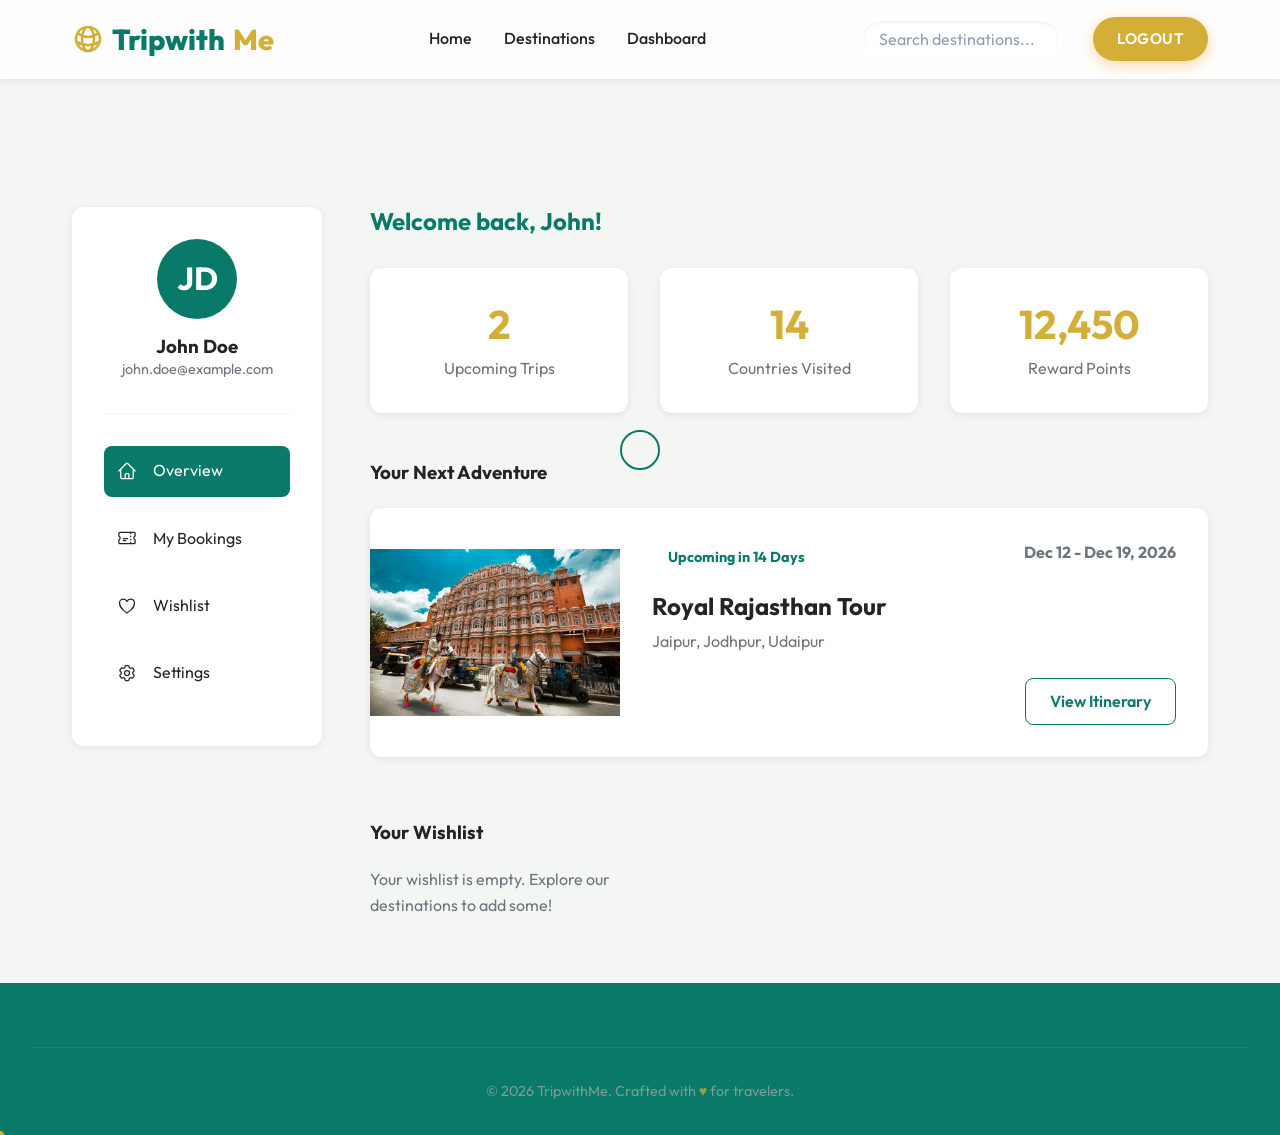
<file: dashboard.html>
<!doctype html>
<html lang="en">
  <head>
    <meta charset="UTF-8" />
    <meta name="viewport" content="width=device-width, initial-scale=1.0" />
    <title>My Dashboard - TripwithMe</title>
    <meta name="description" content="Manage your travel packages and profile." />
    <link rel="stylesheet" href="style.css" />
    <script src="script.js" defer></script>
  </head>
  <body>
    <!-- Preloader -->
    <div id="preloader" class="preloader">
      <svg class="loader-plane" xmlns="http://www.w3.org/2000/svg" fill="none" viewBox="0 0 24 24" stroke-width="1.5" stroke="currentColor" width="60" height="60">
        <path stroke-linecap="round" stroke-linejoin="round" d="M6 12 3.269 3.125A59.769 59.769 0 0 1 21.485 12 59.768 59.768 0 0 1 3.27 20.875L5.999 12Zm0 0h7.5" />
      </svg>
    </div>

    <!-- Header -->
    <header class="header glassmorphism">
      <div class="nav-container">
        <a href="index.html" class="logo">
          <svg xmlns="http://www.w3.org/2000/svg" fill="none" viewBox="0 0 24 24" stroke-width="2" stroke="var(--primary-accent)" width="32" height="32" class="logo-icon">
            <path stroke-linecap="round" stroke-linejoin="round" d="M12 21a9.004 9.004 0 0 0 8.716-6.747M12 21a9.004 9.004 0 0 1-8.716-6.747M12 21c2.485 0 4.5-4.03 4.5-9S14.485 3 12 3m0 18c-2.485 0-4.5-4.03-4.5-9S9.515 3 12 3m0 0a8.997 8.997 0 0 1 7.843 4.582M12 3a8.997 8.997 0 0 0-7.843 4.582m15.686 0A11.953 11.953 0 0 1 12 10.5c-2.998 0-5.74-1.1-7.843-2.918m15.686 0A8.959 8.959 0 0 1 21 12c0 .778-.099 1.533-.284 2.253m0 0A17.919 17.919 0 0 1 12 16.5c-3.162 0-6.133-.815-8.716-2.247m0 0A9.015 9.015 0 0 1 3 12c0-1.605.42-3.113 1.157-4.418" />
          </svg>
          Tripwith<span>Me</span>
        </a>

        <ul class="nav-links">
          <li><a href="index.html" class="nav-link">Home</a></li>
          <li><a href="packages.html" class="nav-link">Destinations</a></li>
          <li><a href="dashboard.html" class="nav-link active">Dashboard</a></li>
        </ul>

        <div class="header-controls">
          <!-- Global Search -->
          <div class="search-container" style="position: relative; margin-right: 1rem;">
            <input type="text" id="global-search" class="glass-input" placeholder="Search destinations..." style="padding: 0.5rem 1rem; border-radius: 20px; width: 200px;">
            <div id="search-results" class="search-results glassmorphism" style="position: absolute; top: 110%; left: 0; width: 100%; border-radius: 8px; display: none; flex-direction: column; z-index: 1000; max-height: 300px; overflow-y: auto;"></div>
          </div>

          <a href="login.html" class="btn btn-primary cta-btn">Logout</a>
        </div>
      </div>
    </header>

    <!-- Main Content -->
    <main class="dashboard-container">
      <!-- Sidebar -->
      <aside class="dashboard-sidebar">
        <div class="user-profile-widget">
          <div class="user-avatar">JD</div>
          <h3>John Doe</h3>
          <p style="color:var(--text-light); font-size:0.9rem;">john.doe@example.com</p>
        </div>
        <ul class="dashboard-nav">
          <li>
            <a href="#" class="active">
              <svg xmlns="http://www.w3.org/2000/svg" fill="none" viewBox="0 0 24 24" stroke-width="1.5" stroke="currentColor" width="20" height="20"><path stroke-linecap="round" stroke-linejoin="round" d="m2.25 12 8.954-8.955c.44-.439 1.152-.439 1.591 0L21.75 12M4.5 9.75v10.125c0 .621.504 1.125 1.125 1.125H9.75v-4.875c0-.621.504-1.125 1.125-1.125h2.25c.621 0 1.125.504 1.125 1.125V21h4.125c.621 0 1.125-.504 1.125-1.125V9.75M8.25 21h8.25" /></svg>
              Overview
            </a>
          </li>
          <li>
            <a href="#">
              <svg xmlns="http://www.w3.org/2000/svg" fill="none" viewBox="0 0 24 24" stroke-width="1.5" stroke="currentColor" width="20" height="20"><path stroke-linecap="round" stroke-linejoin="round" d="M16.5 6v.75m0 3v.75m0 3v.75m0 3V18m-9-5.25h5.25M7.5 15h3M3.375 5.25c-.621 0-1.125.504-1.125 1.125v3.026a2.999 2.999 0 0 1 0 5.198v3.026c0 .621.504 1.125 1.125 1.125h17.25c.621 0 1.125-.504 1.125-1.125v-3.026a2.999 2.999 0 0 1 0-5.198V6.375c0-.621-.504-1.125-1.125-1.125H3.375Z" /></svg>
              My Bookings
            </a>
          </li>
          <li>
            <a href="#">
              <svg xmlns="http://www.w3.org/2000/svg" fill="none" viewBox="0 0 24 24" stroke-width="1.5" stroke="currentColor" width="20" height="20"><path stroke-linecap="round" stroke-linejoin="round" d="M21 8.25c0-2.485-2.099-4.5-4.688-4.5-1.935 0-3.597 1.126-4.312 2.733-.715-1.607-2.377-2.733-4.313-2.733C5.1 3.75 3 5.765 3 8.25c0 7.22 9 12 9 12s9-4.78 9-12Z" /></svg>
              Wishlist
            </a>
          </li>
          <li>
            <a href="#">
              <svg xmlns="http://www.w3.org/2000/svg" fill="none" viewBox="0 0 24 24" stroke-width="1.5" stroke="currentColor" width="20" height="20"><path stroke-linecap="round" stroke-linejoin="round" d="M9.594 3.94c.09-.542.56-.94 1.11-.94h2.593c.55 0 1.02.398 1.11.94l.213 1.281c.063.374.313.686.645.87.074.04.147.083.22.127.325.196.72.257 1.075.124l1.217-.456a1.125 1.125 0 0 1 1.37.49l1.296 2.247a1.125 1.125 0 0 1-.26 1.431l-1.003.827c-.293.241-.438.613-.43.992a7.723 7.723 0 0 1 0 .255c-.008.378.137.75.43.991l1.004.827c.424.35.534.955.26 1.43l-1.298 2.247a1.125 1.125 0 0 1-1.369.491l-1.217-.456c-.355-.133-.75-.072-1.076.124a6.47 6.47 0 0 1-.22.128c-.331.183-.581.495-.644.869l-.213 1.281c-.09.543-.56.94-1.11.94h-2.594c-.55 0-1.019-.398-1.11-.94l-.213-1.281c-.062-.374-.312-.686-.644-.87a6.52 6.52 0 0 1-.22-.127c-.325-.196-.72-.257-1.076-.124l-1.217.456a1.125 1.125 0 0 1-1.369-.49l-1.297-2.247a1.125 1.125 0 0 1 .26-1.431l1.004-.827c.292-.24.437-.613.43-.991a6.932 6.932 0 0 1 0-.255c.007-.38-.138-.751-.43-.992l-1.004-.827a1.125 1.125 0 0 1-.26-1.43l1.297-2.247a1.125 1.125 0 0 1 1.37-.491l1.216.456c.356.133.751.072 1.076-.124.072-.044.146-.086.22-.128.332-.183.582-.495.644-.869l.214-1.28Z" /><path stroke-linecap="round" stroke-linejoin="round" d="M15 12a3 3 0 1 1-6 0 3 3 0 0 1 6 0Z" /></svg>
              Settings
            </a>
          </li>
        </ul>
      </aside>

      <!-- Dashboard Content -->
      <section class="dashboard-content">
        <h2>Welcome back, John!</h2>
        
        <div class="dashboard-stats">
          <div class="stat-card">
            <h3>2</h3>
            <p style="color:var(--text-light);">Upcoming Trips</p>
          </div>
          <div class="stat-card">
            <h3>14</h3>
            <p style="color:var(--text-light);">Countries Visited</p>
          </div>
          <div class="stat-card">
            <h3>12,450</h3>
            <p style="color:var(--text-light);">Reward Points</p>
          </div>
        </div>

        <h3 style="margin-bottom:1.5rem; color:var(--text-dark);">Your Next Adventure</h3>
        <div class="pkg-card" style="display:flex; flex-direction:row; align-items:center; box-shadow:var(--shadow-sm); border-radius:var(--border-radius); overflow:hidden; background:var(--white);">
          <img src="images/rajasthan.jpg" alt="Rajasthan" style="width:250px; height:100%; object-fit:cover;" />
          <div style="padding:2rem; width:100%;">
            <div style="display:flex; justify-content:space-between; margin-bottom:1rem;">
              <span style="background:var(--primary-light); color:var(--primary-base); padding:0.4rem 1rem; border-radius:20px; font-weight:bold; font-size:0.9rem;">Upcoming in 14 Days</span>
              <span style="color:var(--text-light); font-weight:bold;">Dec 12 - Dec 19, 2026</span>
            </div>
            <h3 style="font-size:1.5rem; margin-bottom:0.5rem;">Royal Rajasthan Tour</h3>
            <p style="color:var(--text-light); margin-bottom:1.5rem;">Jaipur, Jodhpur, Udaipur</p>
            <div style="display:flex; justify-content:flex-end;">
              <a href="trip-details.html" class="btn btn-outline" style="border:1px solid var(--primary-base); color:var(--primary-base); padding:0.6rem 1.5rem; border-radius:8px; text-decoration:none;">View Itinerary</a>
            </div>
          </div>
        </div>


        <h3 style="margin-top:4rem; margin-bottom:1.5rem; color:var(--text-dark);">Your Wishlist</h3>
        <div id="dashboard-wishlist" style="display: grid; grid-template-columns: repeat(auto-fill, minmax(250px, 1fr)); gap: 2rem;">
          <!-- Populated by JS -->
        </div>

        <script>
          document.addEventListener('DOMContentLoaded', () => {
            const wishlistContainer = document.getElementById('dashboard-wishlist');
            if (wishlistContainer) {
              const wishlist = JSON.parse(localStorage.getItem('tripwithme_wishlist')) || [];
              if (wishlist.length === 0) {
                wishlistContainer.innerHTML = '<p style="color:var(--text-light);">Your wishlist is empty. Explore our destinations to add some!</p>';
              } else {
                wishlist.forEach(item => {
                  const card = document.createElement('div');
                  card.className = 'glassmorphism';
                  card.style.padding = '1.5rem';
                  card.style.borderRadius = 'var(--border-radius)';
                  card.innerHTML = `
                    <img src="${item.img}" alt="${item.title}" style="width: 100%; height: 150px; object-fit: cover; border-radius: 8px; margin-bottom: 1rem;" />
                    <h4 style="color:var(--text-dark); margin-bottom: 0.5rem;">${item.title}</h4>
                    <div style="color:var(--primary-accent); font-weight: bold; margin-bottom: 1rem;">${item.price}</div>
                    <button class="btn btn-outline" style="width: 100%;" onclick="alert('Removed from wishlist'); location.reload(); localStorage.setItem('tripwithme_wishlist', JSON.stringify(JSON.parse(localStorage.getItem('tripwithme_wishlist')).filter(w => w.title !== '${item.title}')))">Remove</button>
                  `;
                  wishlistContainer.appendChild(card);
                });
              }
            }
          });
        </script>

      </section>
    </main>

    <!-- Footer -->
    <footer class="footer" style="margin-top:4rem;">
      <div class="footer-bottom">
        <p>&copy; 2026 TripwithMe. Crafted with <span style="color: var(--primary-accent)">&hearts;</span> for travelers.</p>
      </div>
    </footer>
  </body>
</html>
</file>
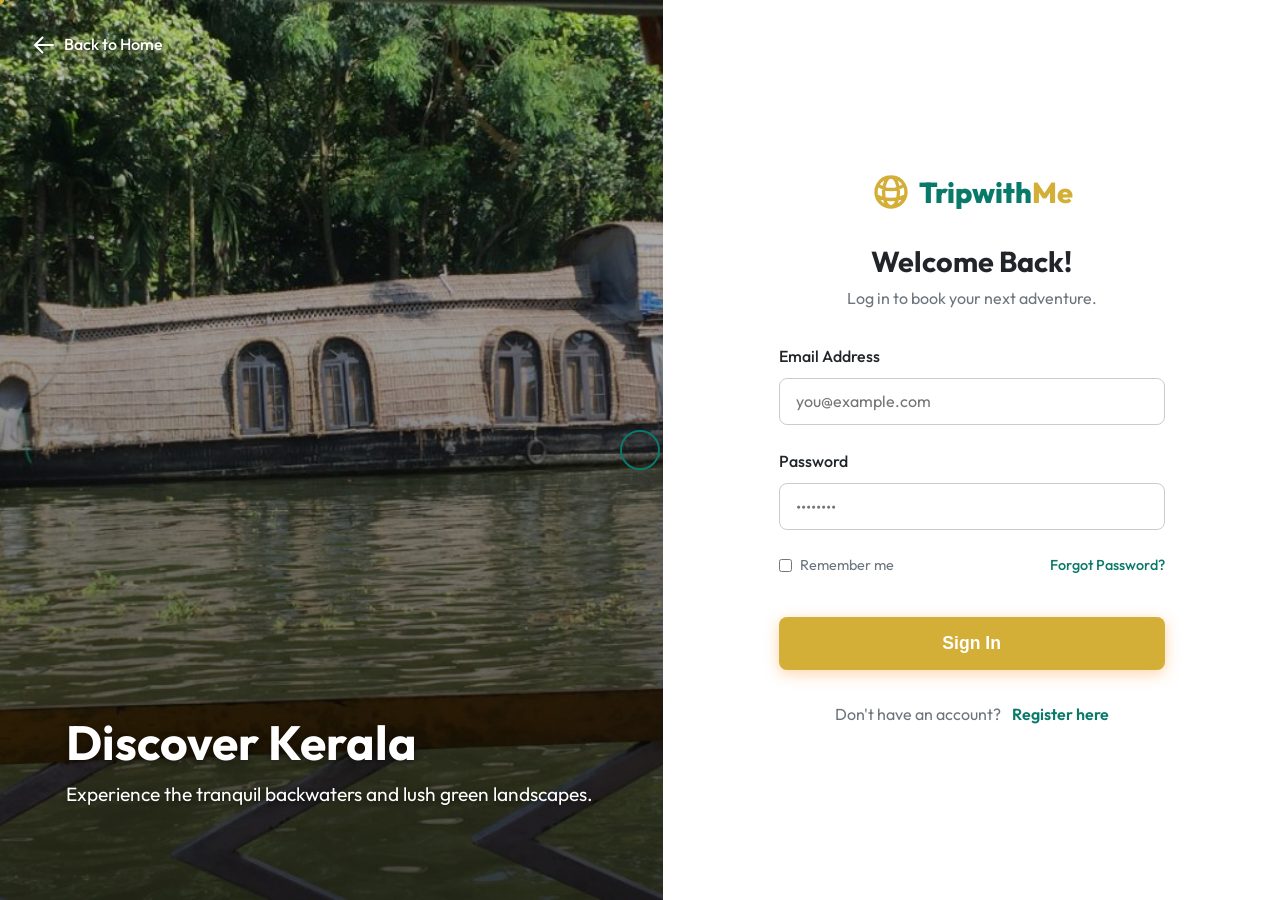
<file: login.html>
<!doctype html>
<html lang="en">
  <head>
    <meta charset="UTF-8" />
    <meta name="viewport" content="width=device-width, initial-scale=1.0" />
    <title>Login / Register - TripwithMe</title>
    <link rel="stylesheet" href="style.css" />
    <script src="script.js" defer></script>
  </head>
  <body class="auth-page">
    <!-- Preloader -->
    <div id="preloader" class="preloader">
      <svg
        class="loader-plane"
        xmlns="http://www.w3.org/2000/svg"
        fill="none"
        viewBox="0 0 24 24"
        stroke-width="1.5"
        stroke="currentColor"
        width="60"
        height="60"
      >
        <path
          stroke-linecap="round"
          stroke-linejoin="round"
          d="M6 12 3.269 3.125A59.769 59.769 0 0 1 21.485 12 59.768 59.768 0 0 1 3.27 20.875L5.999 12Zm0 0h7.5"
        />
      </svg>
    </div>

    <a href="index.html" class="auth-back-btn">
      <svg
        xmlns="http://www.w3.org/2000/svg"
        fill="none"
        viewBox="0 0 24 24"
        stroke-width="2"
        stroke="currentColor"
        width="24"
        height="24"
      >
        <path
          stroke-linecap="round"
          stroke-linejoin="round"
          d="M10.5 19.5L3 12m0 0l7.5-7.5M3 12h18"
        />
      </svg>
      Back to Home
    </a>

    <div class="auth-container">
      <!-- Left Side: Image Slider -->
      <div class="auth-left">
        <div class="auth-slider">
          <div
            class="slider-slide active"
            style="background-image: url(&quot;images/kerala.jpg&quot;)"
          >
            <div class="slide-content">
              <h2>Discover Kerala</h2>
              <p>
                Experience the tranquil backwaters and lush green landscapes.
              </p>
            </div>
          </div>
          <div
            class="slider-slide"
            style="background-image: url(&quot;images/rajasthan.jpg&quot;)"
          >
            <div class="slide-content">
              <h2>Royal Rajasthan</h2>
              <p>
                Step into the land of kings, majestic forts, and rich heritage.
              </p>
            </div>
          </div>
          <div
            class="slider-slide"
            style="background-image: url(&quot;images/goa.jpg&quot;)"
          >
            <div class="slide-content">
              <h2>Vibrant Goa</h2>
              <p>
                Unwind on sun-kissed beaches and enjoy the vibrant nightlife.
              </p>
            </div>
          </div>
        </div>
      </div>

      <!-- Right Side: Forms -->
      <div class="auth-right">
        <div class="auth-card">
          <div class="auth-logo">
            <svg
              xmlns="http://www.w3.org/2000/svg"
              fill="none"
              viewBox="0 0 24 24"
              stroke-width="2"
              stroke="var(--primary-accent)"
              width="40"
              height="40"
            >
              <path
                stroke-linecap="round"
                stroke-linejoin="round"
                d="M12 21a9.004 9.004 0 0 0 8.716-6.747M12 21a9.004 9.004 0 0 1-8.716-6.747M12 21c2.485 0 4.5-4.03 4.5-9S14.485 3 12 3m0 18c-2.485 0-4.5-4.03-4.5-9S9.515 3 12 3m0 0a8.997 8.997 0 0 1 7.843 4.582M12 3a8.997 8.997 0 0 0-7.843 4.582m15.686 0A11.953 11.953 0 0 1 12 10.5c-2.998 0-5.74-1.1-7.843-2.918m15.686 0A8.959 8.959 0 0 1 21 12c0 .778-.099 1.533-.284 2.253m0 0A17.919 17.919 0 0 1 12 16.5c-3.162 0-6.133-.815-8.716-2.247m0 0A9.015 9.015 0 0 1 3 12c0-1.605.42-3.113 1.157-4.418"
              />
            </svg>
            <h2>Tripwith<span>Me</span></h2>
          </div>

          <!-- Login Form -->
          <form id="login-form" class="auth-form active">
            <h3>Welcome Back!</h3>
            <p class="auth-subtitle">Log in to book your next adventure.</p>

            <div class="form-group">
              <label for="login-email">Email Address</label>
              <input
                type="email"
                id="login-email"
                placeholder="you@example.com"
                required
              />
            </div>

            <div class="form-group">
              <label for="login-password">Password</label>
              <input
                type="password"
                id="login-password"
                placeholder="••••••••"
                required
              />
            </div>

            <div class="form-options">
              <label class="remember-me">
                <input type="checkbox" /> Remember me
              </label>
              <a href="#" class="forgot-password">Forgot Password?</a>
            </div>

            <button type="submit" class="btn btn-primary btn-block">
              Sign In
            </button>

            <p class="auth-switch">
              Don't have an account?
              <a href="#" id="show-register">Register here</a>
            </p>
          </form>

          <!-- Register Form -->
          <form id="register-form" class="auth-form">
            <h3>Create an Account</h3>
            <p class="auth-subtitle">Join us and start exploring the world.</p>

            <div class="form-group">
              <label for="reg-name">Full Name</label>
              <input
                type="text"
                id="reg-name"
                placeholder="John Doe"
                required
              />
            </div>

            <div class="form-group">
              <label for="reg-email">Email Address</label>
              <input
                type="email"
                id="reg-email"
                placeholder="you@example.com"
                required
              />
            </div>

            <div class="form-group">
              <label for="reg-password">Password</label>
              <input
                type="password"
                id="reg-password"
                placeholder="Create a password"
                required
              />
            </div>

            <button type="submit" class="btn btn-primary btn-block">
              Sign Up
            </button>

            <p class="auth-switch">
              Already have an account?
              <a href="#" id="show-login">Log in here</a>
            </p>
          </form>
        </div>
      </div>
    </div>
  </body>
</html>
</file>
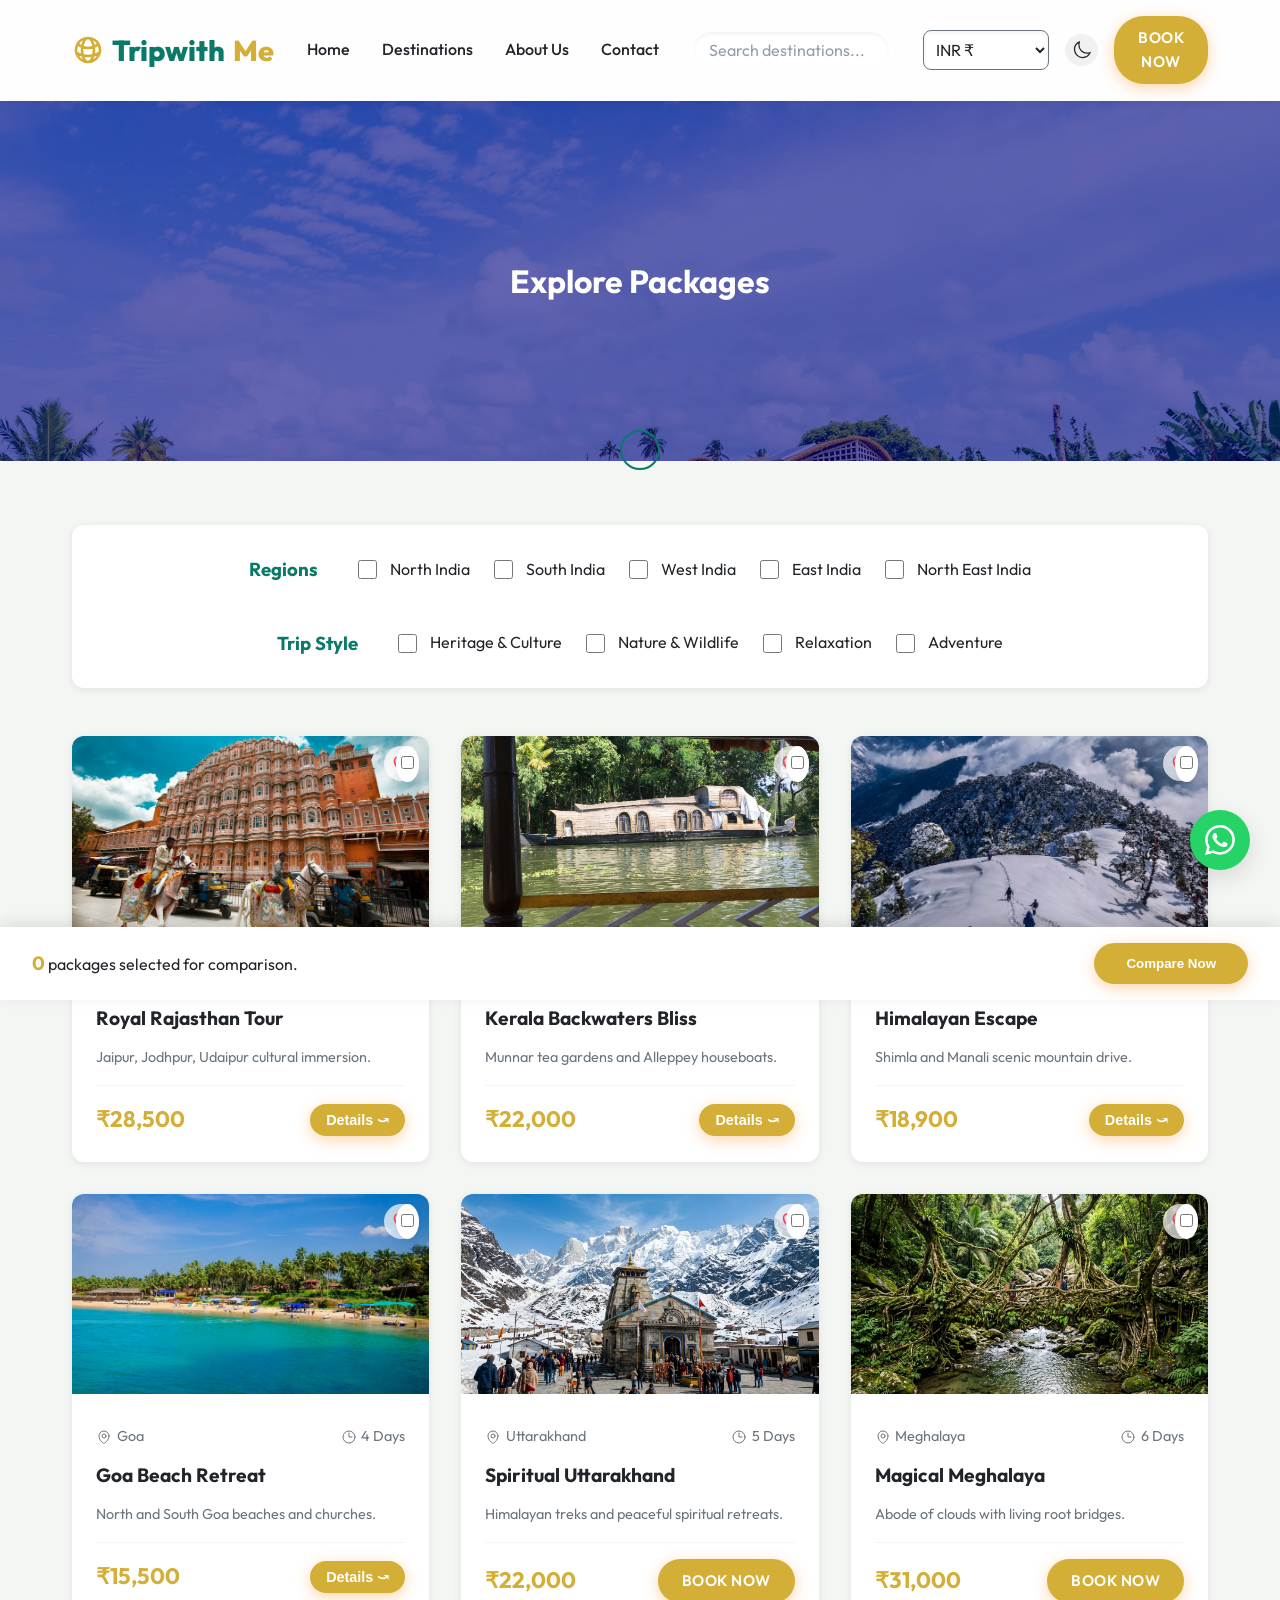
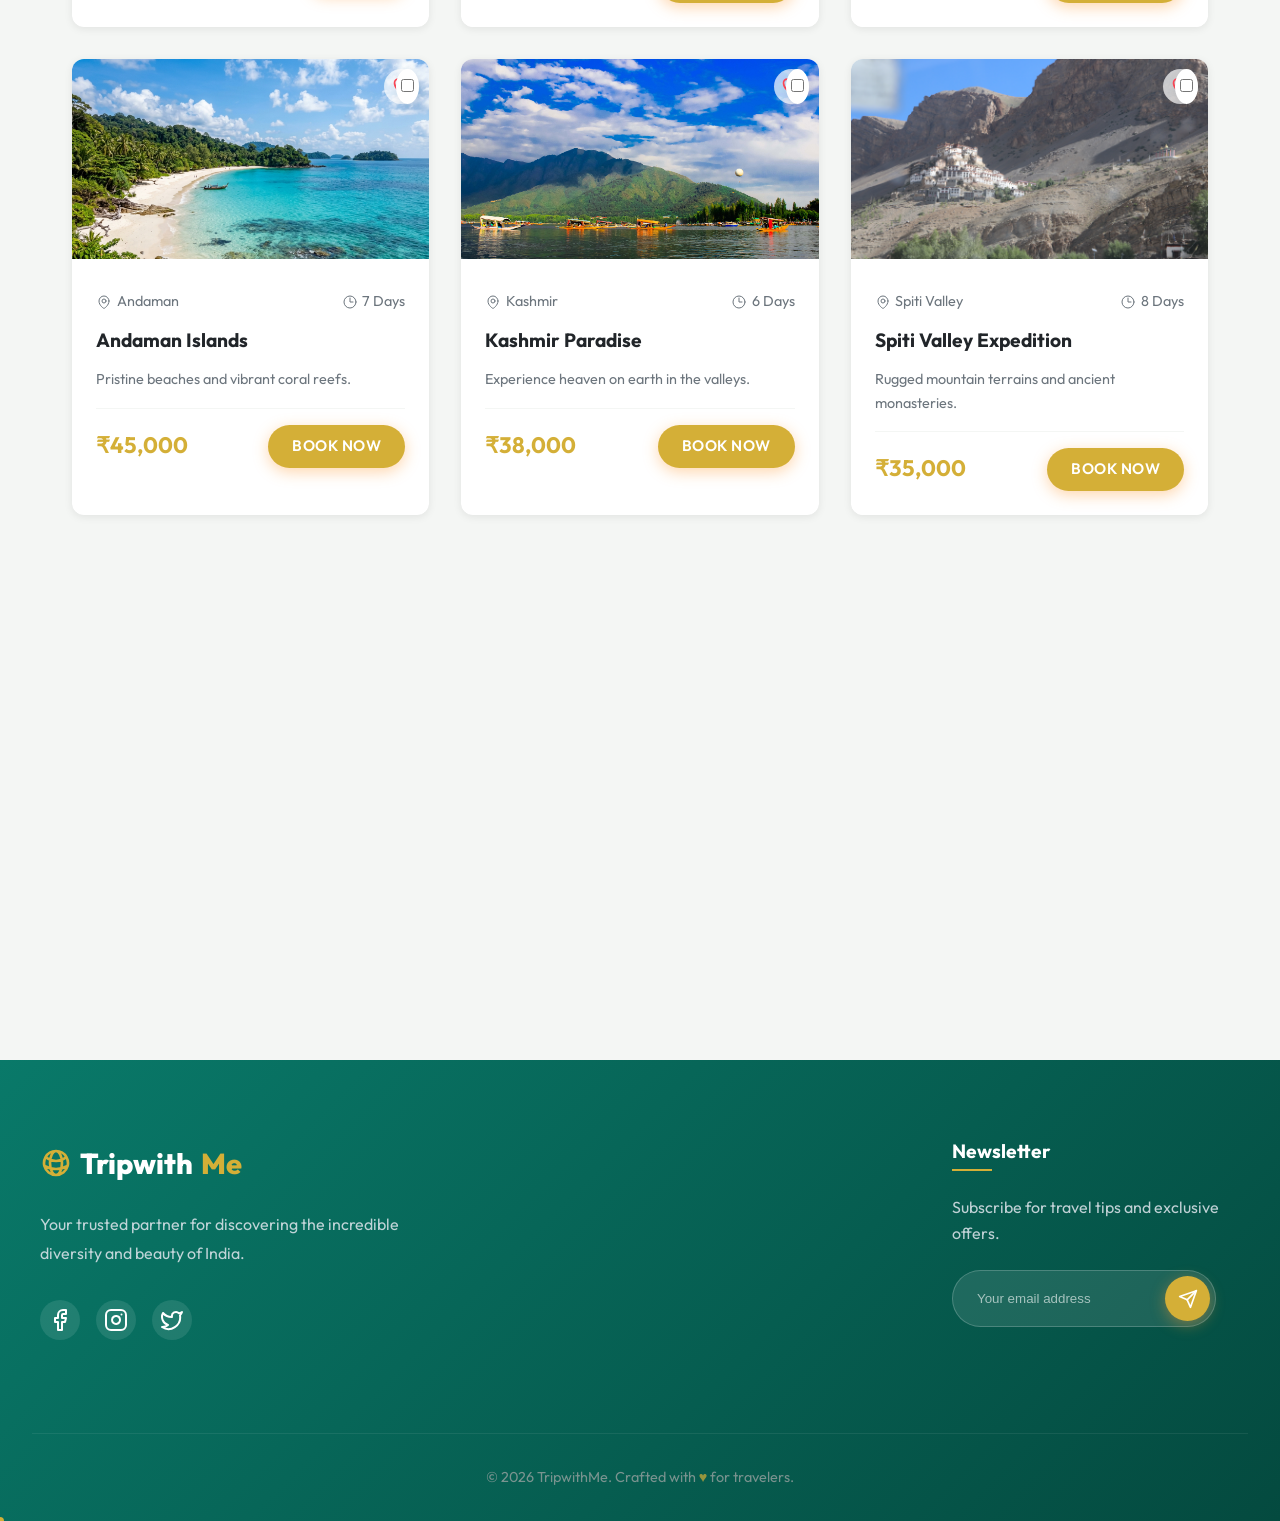
<file: packages.html>
<!doctype html>
<html lang="en">
  <head>
    <meta charset="UTF-8" />
    <meta name="viewport" content="width=device-width, initial-scale=1.0" />
    <title>Travel Packages - TripwithMe</title>
    <meta
      name="description"
      content="Browse our exclusive travel packages across diverse Indian states."
    />
    <link rel="stylesheet" href="style.css" />
    <script src="script.js" defer></script>
  </head>
  <body>
    <!-- Preloader -->
    <div id="preloader" class="preloader">
      <svg
        class="loader-plane"
        xmlns="http://www.w3.org/2000/svg"
        fill="none"
        viewBox="0 0 24 24"
        stroke-width="1.5"
        stroke="currentColor"
        width="60"
        height="60"
      >
        <path
          stroke-linecap="round"
          stroke-linejoin="round"
          d="M6 12 3.269 3.125A59.769 59.769 0 0 1 21.485 12 59.768 59.768 0 0 1 3.27 20.875L5.999 12Zm0 0h7.5"
        />
      </svg>
    </div>

    <!-- Header -->
    <header class="header glassmorphism">
      <div class="nav-container">
        <a href="index.html" class="logo">
          <svg
            xmlns="http://www.w3.org/2000/svg"
            fill="none"
            viewBox="0 0 24 24"
            stroke-width="2"
            stroke="var(--primary-accent)"
            width="32"
            height="32"
            class="logo-icon"
          >
            <path
              stroke-linecap="round"
              stroke-linejoin="round"
              d="M12 21a9.004 9.004 0 0 0 8.716-6.747M12 21a9.004 9.004 0 0 1-8.716-6.747M12 21c2.485 0 4.5-4.03 4.5-9S14.485 3 12 3m0 18c-2.485 0-4.5-4.03-4.5-9S9.515 3 12 3m0 0a8.997 8.997 0 0 1 7.843 4.582M12 3a8.997 8.997 0 0 0-7.843 4.582m15.686 0A11.953 11.953 0 0 1 12 10.5c-2.998 0-5.74-1.1-7.843-2.918m15.686 0A8.959 8.959 0 0 1 21 12c0 .778-.099 1.533-.284 2.253m0 0A17.919 17.919 0 0 1 12 16.5c-3.162 0-6.133-.815-8.716-2.247m0 0A9.015 9.015 0 0 1 3 12c0-1.605.42-3.113 1.157-4.418"
            />
          </svg>
          Tripwith<span>Me</span>
        </a>

        <input type="checkbox" id="menu-toggle" />
        <label for="menu-toggle" class="menu-btn">
          <svg
            xmlns="http://www.w3.org/2000/svg"
            fill="none"
            viewBox="0 0 24 24"
            stroke-width="2"
            stroke="currentColor"
            width="28"
            height="28"
          >
            <path
              stroke-linecap="round"
              stroke-linejoin="round"
              d="M3.75 6.75h16.5M3.75 12h16.5m-16.5 5.25h16.5"
            />
          </svg>
        </label>

        <ul class="nav-links">
          <li><a href="index.html" class="nav-link">Home</a></li>
          <li><a href="packages.html" class="nav-link">Destinations</a></li>
          <li><a href="about.html" class="nav-link">About Us</a></li>
          <li><a href="contact.html" class="nav-link">Contact</a></li>
        </ul>

        <div class="header-controls">
          <!-- Global Search -->
          <div class="search-container" style="position: relative; margin-right: 1rem;">
            <input type="text" id="global-search" class="glass-input" placeholder="Search destinations..." style="padding: 0.5rem 1rem; border-radius: 20px; width: 200px;">
            <div id="search-results" class="search-results glassmorphism" style="position: absolute; top: 110%; left: 0; width: 100%; border-radius: 8px; display: none; flex-direction: column; z-index: 1000; max-height: 300px; overflow-y: auto;"></div>
          </div>

          <select
            id="currency-select"
            aria-label="Currency"
            class="glass-select"
          >
            <option value="INR">INR ₹</option>
            <option value="USD">USD $</option>
            <option value="EUR">EUR €</option>
          </select>
          <label
            style="display: flex; align-items: center; cursor: pointer"
            title="Toggle Dark Mode"
            class="theme-toggle-label"
          >
            <input type="checkbox" id="theme-toggle" style="display: none" />
            <svg
              xmlns="http://www.w3.org/2000/svg"
              fill="none"
              viewBox="0 0 24 24"
              stroke-width="1.5"
              stroke="currentColor"
              width="20"
              height="20"
              class="theme-icon"
            >
              <path
                stroke-linecap="round"
                stroke-linejoin="round"
                d="M21.752 15.002A9.72 9.72 0 0 1 18 15.75c-5.385 0-9.75-4.365-9.75-9.75 0-1.33.266-2.597.748-3.752A9.753 9.753 0 0 0 3 11.25C3 16.635 7.365 21 12.75 21a9.753 9.753 0 0 0 9.002-5.998Z"
              />
            </svg>
          </label>
          <a href="login.html" class="btn btn-primary cta-btn">Book Now</a>
        </div>
      </div>
    </header>

    <!-- Page Banner -->
    <div class="page-header parallax-bg">
      <h1>Explore Packages</h1>
    </div>

    <!-- Main Content -->
    <main class="packages-container">
      <!-- Sidebar Filters -->
      <aside class="sidebar">
        <div class="filter-group">
          <h3>Regions</h3>
          <label class="checkbox-label">
            <input type="checkbox" value="North India" /> North India
          </label>
          <label class="checkbox-label">
            <input type="checkbox" value="South India" /> South India
          </label>
          <label class="checkbox-label">
            <input type="checkbox" value="West India" /> West India
          </label>
          <label class="checkbox-label">
            <input type="checkbox" value="East India" /> East India
          </label>
          <label class="checkbox-label">
            <input type="checkbox" value="North East India" /> North East India
          </label>
        </div>

        <div class="filter-group">
          <h3>Trip Style</h3>
          <label class="checkbox-label">
            <input type="checkbox" value="Heritage & Culture" /> Heritage &
            Culture
          </label>
          <label class="checkbox-label">
            <input type="checkbox" value="Nature & Wildlife" /> Nature &
            Wildlife
          </label>
          <label class="checkbox-label">
            <input type="checkbox" value="Relaxation" /> Relaxation
          </label>
          <label class="checkbox-label">
            <input type="checkbox" value="Adventure" /> Adventure
          </label>
        </div>
      </aside>

      <!-- Packages Grid -->
      <section class="fade-in package-grid">
        <!-- Card 1 -->
        <div
          class="pkg-card fade-in flip-card-wrapper"
          data-region="North India"
          data-style="Heritage & Culture"
        >
          <div class="flip-card-inner">
            <div class="flip-card-front">
            <button class="favorite-btn" style="position: absolute; top: 10px; right: 10px; background: rgba(255,255,255,0.7); border: none; border-radius: 50%; width: 35px; height: 35px; display: flex; align-items: center; justify-content: center; cursor: pointer; z-index: 10; transition: all 0.3s ease;">
              <svg xmlns="http://www.w3.org/2000/svg" fill="none" viewBox="0 0 24 24" stroke-width="2" stroke="#ff4757" width="20" height="20" class="heart-icon">
                <path stroke-linecap="round" stroke-linejoin="round" d="M21 8.25c0-2.485-2.099-4.5-4.688-4.5-1.935 0-3.597 1.126-4.312 2.733-.715-1.607-2.377-2.733-4.313-2.733C5.1 3.75 3 5.765 3 8.25c0 7.22 9 12 9 12s9-4.78 9-12Z" />
              </svg>
            </button>

              <div class="compare-checkbox-container">
                <input
                  type="checkbox"
                  class="compare-checkbox"
                  data-title="Royal Rajasthan Tour"
                  title="Compare"
                />
              </div>
              <img src="images/rajasthan.jpg" alt="Rajasthan" class="pkg-img" />
              <div class="pkg-content">
                <div class="pkg-meta">
                  <span>
                    <svg
                      xmlns="http://www.w3.org/2000/svg"
                      fill="none"
                      viewBox="0 0 24 24"
                      stroke-width="1.5"
                      stroke="currentColor"
                      width="16"
                      height="16"
                    >
                      <path
                        stroke-linecap="round"
                        stroke-linejoin="round"
                        d="M15 10.5a3 3 0 1 1-6 0 3 3 0 0 1 6 0Z"
                      />
                      <path
                        stroke-linecap="round"
                        stroke-linejoin="round"
                        d="M19.5 10.5c0 7.142-7.5 11.25-7.5 11.25S4.5 17.642 4.5 10.5a7.5 7.5 0 1 1 15 0Z"
                      />
                    </svg>
                    Rajasthan
                  </span>
                  <span>
                    <svg
                      xmlns="http://www.w3.org/2000/svg"
                      fill="none"
                      viewBox="0 0 24 24"
                      stroke-width="1.5"
                      stroke="currentColor"
                      width="16"
                      height="16"
                    >
                      <path
                        stroke-linecap="round"
                        stroke-linejoin="round"
                        d="M12 6v6h4.5m4.5 0a9 9 0 1 1-18 0 9 9 0 0 1 18 0Z"
                      />
                    </svg>
                    7 Days
                  </span>
                </div>
                <h3 class="pkg-title">Royal Rajasthan Tour</h3>
                <p style="color: var(--text-light); font-size: 0.9rem">
                  Jaipur, Jodhpur, Udaipur cultural immersion.
                </p>
                <div class="pkg-footer">
                  <span class="pkg-price" data-base-price="28500">₹28,500</span>
                  <button
                    class="btn btn-primary"
                    style="padding: 0.5rem 1rem; font-size: 0.9rem"
                  >
                    Details ⤻
                  </button>
                </div>
              </div>
            </div>
            <div class="flip-card-back">
              <h3>Highlights</h3>
              <ul
                style="margin: 1rem 0; text-align: left; list-style-type: none"
              >
                <li>✓ Amber Fort Visit</li>
                <li>✓ Camel Safari</li>
                <li>✓ Heritage Hotel Stay</li>
                <li>✓ Local Cultural Shows</li>
                <li>✓ Authentic Rajasthani Cuisine</li>
              </ul>
              <a
                href="trip-details.html"
                class="btn btn-primary"
                style="background: var(--white); color: var(--primary-base)"
                >Book Now</a
              >
            </div>
          </div>
        </div>

        <!-- Card 2 -->
        <div
          class="pkg-card fade-in flip-card-wrapper"
          data-region="South India"
          data-style="Nature & Wildlife"
        >
          <div class="flip-card-inner">
            <div class="flip-card-front">
            <button class="favorite-btn" style="position: absolute; top: 10px; right: 10px; background: rgba(255,255,255,0.7); border: none; border-radius: 50%; width: 35px; height: 35px; display: flex; align-items: center; justify-content: center; cursor: pointer; z-index: 10; transition: all 0.3s ease;">
              <svg xmlns="http://www.w3.org/2000/svg" fill="none" viewBox="0 0 24 24" stroke-width="2" stroke="#ff4757" width="20" height="20" class="heart-icon">
                <path stroke-linecap="round" stroke-linejoin="round" d="M21 8.25c0-2.485-2.099-4.5-4.688-4.5-1.935 0-3.597 1.126-4.312 2.733-.715-1.607-2.377-2.733-4.313-2.733C5.1 3.75 3 5.765 3 8.25c0 7.22 9 12 9 12s9-4.78 9-12Z" />
              </svg>
            </button>

              <div class="compare-checkbox-container">
                <input
                  type="checkbox"
                  class="compare-checkbox"
                  data-title="Kerala Backwaters"
                  title="Compare"
                />
              </div>
              <img src="images/kerala.jpg" alt="Kerala" class="pkg-img" />
              <div class="pkg-content">
                <div class="pkg-meta">
                  <span>
                    <svg
                      xmlns="http://www.w3.org/2000/svg"
                      fill="none"
                      viewBox="0 0 24 24"
                      stroke-width="1.5"
                      stroke="currentColor"
                      width="16"
                      height="16"
                    >
                      <path
                        stroke-linecap="round"
                        stroke-linejoin="round"
                        d="M15 10.5a3 3 0 1 1-6 0 3 3 0 0 1 6 0Z"
                      />
                      <path
                        stroke-linecap="round"
                        stroke-linejoin="round"
                        d="M19.5 10.5c0 7.142-7.5 11.25-7.5 11.25S4.5 17.642 4.5 10.5a7.5 7.5 0 1 1 15 0Z"
                      />
                    </svg>
                    Kerala
                  </span>
                  <span>
                    <svg
                      xmlns="http://www.w3.org/2000/svg"
                      fill="none"
                      viewBox="0 0 24 24"
                      stroke-width="1.5"
                      stroke="currentColor"
                      width="16"
                      height="16"
                    >
                      <path
                        stroke-linecap="round"
                        stroke-linejoin="round"
                        d="M12 6v6h4.5m4.5 0a9 9 0 1 1-18 0 9 9 0 0 1 18 0Z"
                      />
                    </svg>
                    5 Days
                  </span>
                </div>
                <h3 class="pkg-title">Kerala Backwaters Bliss</h3>
                <p style="color: var(--text-light); font-size: 0.9rem">
                  Munnar tea gardens and Alleppey houseboats.
                </p>
                <div class="pkg-footer">
                  <span class="pkg-price" data-base-price="22000">₹22,000</span>
                  <button
                    class="btn btn-primary"
                    style="padding: 0.5rem 1rem; font-size: 0.9rem"
                  >
                    Details ⤻
                  </button>
                </div>
              </div>
            </div>
            <div class="flip-card-back">
              <h3>Highlights</h3>
              <ul
                style="margin: 1rem 0; text-align: left; list-style-type: none"
              >
                <li>✓ Houseboat Stay</li>
                <li>✓ Tea Plantation Tour</li>
                <li>✓ Ayurvedic Spa</li>
                <li>✓ Kathakali Performance</li>
                <li>✓ Spice Plantation Walk</li>
              </ul>
              <a
                href="trip-details-kerala.html"
                class="btn btn-primary"
                style="background: var(--white); color: var(--primary-base)"
                >Book Now</a
              >
            </div>
          </div>
        </div>

        <!-- Card 3 -->
        <div
          class="pkg-card fade-in flip-card-wrapper"
          data-region="North India"
          data-style="Nature & Wildlife"
        >
          <div class="flip-card-inner">
            <div class="flip-card-front">
            <button class="favorite-btn" style="position: absolute; top: 10px; right: 10px; background: rgba(255,255,255,0.7); border: none; border-radius: 50%; width: 35px; height: 35px; display: flex; align-items: center; justify-content: center; cursor: pointer; z-index: 10; transition: all 0.3s ease;">
              <svg xmlns="http://www.w3.org/2000/svg" fill="none" viewBox="0 0 24 24" stroke-width="2" stroke="#ff4757" width="20" height="20" class="heart-icon">
                <path stroke-linecap="round" stroke-linejoin="round" d="M21 8.25c0-2.485-2.099-4.5-4.688-4.5-1.935 0-3.597 1.126-4.312 2.733-.715-1.607-2.377-2.733-4.313-2.733C5.1 3.75 3 5.765 3 8.25c0 7.22 9 12 9 12s9-4.78 9-12Z" />
              </svg>
            </button>

              <div class="compare-checkbox-container">
                <input
                  type="checkbox"
                  class="compare-checkbox"
                  data-title="Himalayan Escape"
                  title="Compare"
                />
              </div>
              <img src="images/himachal.jpg" alt="Himachal" class="pkg-img" />
              <div class="pkg-content">
                <div class="pkg-meta">
                  <span>
                    <svg
                      xmlns="http://www.w3.org/2000/svg"
                      fill="none"
                      viewBox="0 0 24 24"
                      stroke-width="1.5"
                      stroke="currentColor"
                      width="16"
                      height="16"
                    >
                      <path
                        stroke-linecap="round"
                        stroke-linejoin="round"
                        d="M15 10.5a3 3 0 1 1-6 0 3 3 0 0 1 6 0Z"
                      />
                      <path
                        stroke-linecap="round"
                        stroke-linejoin="round"
                        d="M19.5 10.5c0 7.142-7.5 11.25-7.5 11.25S4.5 17.642 4.5 10.5a7.5 7.5 0 1 1 15 0Z"
                      />
                    </svg>
                    Himachal
                  </span>
                  <span>
                    <svg
                      xmlns="http://www.w3.org/2000/svg"
                      fill="none"
                      viewBox="0 0 24 24"
                      stroke-width="1.5"
                      stroke="currentColor"
                      width="16"
                      height="16"
                    >
                      <path
                        stroke-linecap="round"
                        stroke-linejoin="round"
                        d="M12 6v6h4.5m4.5 0a9 9 0 1 1-18 0 9 9 0 0 1 18 0Z"
                      />
                    </svg>
                    6 Days
                  </span>
                </div>
                <h3 class="pkg-title">Himalayan Escape</h3>
                <p style="color: var(--text-light); font-size: 0.9rem">
                  Shimla and Manali scenic mountain drive.
                </p>
                <div class="pkg-footer">
                  <span class="pkg-price" data-base-price="18900">₹18,900</span>
                  <button
                    class="btn btn-primary"
                    style="padding: 0.5rem 1rem; font-size: 0.9rem"
                  >
                    Details ⤻
                  </button>
                </div>
              </div>
            </div>
            <div class="flip-card-back">
              <h3>Highlights</h3>
              <ul
                style="margin: 1rem 0; text-align: left; list-style-type: none"
              >
                <li>✓ Snow Point Rohtang</li>
                <li>✓ River Rafting</li>
                <li>✓ Pine Forest Trek</li>
                <li>✓ Solang Valley Tour</li>
                <li>✓ Bonfire Nights</li>
              </ul>
              <a
                href="#"
                class="btn btn-primary"
                style="background: var(--white); color: var(--primary-base)"
                >Book Now</a
              >
            </div>
          </div>
        </div>

        <!-- Card 4 -->
        <div
          class="pkg-card fade-in flip-card-wrapper"
          data-region="West India"
          data-style="Relaxation"
        >
          <div class="flip-card-inner">
            <div class="flip-card-front">
            <button class="favorite-btn" style="position: absolute; top: 10px; right: 10px; background: rgba(255,255,255,0.7); border: none; border-radius: 50%; width: 35px; height: 35px; display: flex; align-items: center; justify-content: center; cursor: pointer; z-index: 10; transition: all 0.3s ease;">
              <svg xmlns="http://www.w3.org/2000/svg" fill="none" viewBox="0 0 24 24" stroke-width="2" stroke="#ff4757" width="20" height="20" class="heart-icon">
                <path stroke-linecap="round" stroke-linejoin="round" d="M21 8.25c0-2.485-2.099-4.5-4.688-4.5-1.935 0-3.597 1.126-4.312 2.733-.715-1.607-2.377-2.733-4.313-2.733C5.1 3.75 3 5.765 3 8.25c0 7.22 9 12 9 12s9-4.78 9-12Z" />
              </svg>
            </button>

              <div class="compare-checkbox-container">
                <input
                  type="checkbox"
                  class="compare-checkbox"
                  data-title="Goa Beach Retreat"
                  title="Compare"
                />
              </div>
              <img src="images/goa.jpg" alt="Goa" class="pkg-img" />
              <div class="pkg-content">
                <div class="pkg-meta">
                  <span>
                    <svg
                      xmlns="http://www.w3.org/2000/svg"
                      fill="none"
                      viewBox="0 0 24 24"
                      stroke-width="1.5"
                      stroke="currentColor"
                      width="16"
                      height="16"
                    >
                      <path
                        stroke-linecap="round"
                        stroke-linejoin="round"
                        d="M15 10.5a3 3 0 1 1-6 0 3 3 0 0 1 6 0Z"
                      />
                      <path
                        stroke-linecap="round"
                        stroke-linejoin="round"
                        d="M19.5 10.5c0 7.142-7.5 11.25-7.5 11.25S4.5 17.642 4.5 10.5a7.5 7.5 0 1 1 15 0Z"
                      />
                    </svg>
                    Goa
                  </span>
                  <span>
                    <svg
                      xmlns="http://www.w3.org/2000/svg"
                      fill="none"
                      viewBox="0 0 24 24"
                      stroke-width="1.5"
                      stroke="currentColor"
                      width="16"
                      height="16"
                    >
                      <path
                        stroke-linecap="round"
                        stroke-linejoin="round"
                        d="M12 6v6h4.5m4.5 0a9 9 0 1 1-18 0 9 9 0 0 1 18 0Z"
                      />
                    </svg>
                    4 Days
                  </span>
                </div>
                <h3 class="pkg-title">Goa Beach Retreat</h3>
                <p style="color: var(--text-light); font-size: 0.9rem">
                  North and South Goa beaches and churches.
                </p>
                <div class="pkg-footer">
                  <span class="pkg-price" data-base-price="15500">₹15,500</span>
                  <button
                    class="btn btn-primary"
                    style="padding: 0.5rem 1rem; font-size: 0.9rem"
                  >
                    Details ⤻
                  </button>
                </div>
              </div>
            </div>
            <div class="flip-card-back">
              <h3>Highlights</h3>
              <ul
                style="margin: 1rem 0; text-align: left; list-style-type: none"
              >
                <li>✓ Beachfront Resort</li>
                <li>✓ Cruise Dinner</li>
                <li>✓ Fort Aguada</li>
                <li>✓ Dudhsagar Waterfalls</li>
                <li>✓ Portuguese Heritage Walk</li>
              </ul>
              <a
                href="#"
                class="btn btn-primary"
                style="background: var(--white); color: var(--primary-base)"
                >Book Now</a
              >
            </div>
          </div>
        </div>

        <!-- Card 5 -->
        <div
          class="pkg-card fade-in flip-card-wrapper"
          data-region="North India"
          data-style="Nature & Wildlife"
        >
          <div class="flip-card-inner">
            <div class="flip-card-front">
            <button class="favorite-btn" style="position: absolute; top: 10px; right: 10px; background: rgba(255,255,255,0.7); border: none; border-radius: 50%; width: 35px; height: 35px; display: flex; align-items: center; justify-content: center; cursor: pointer; z-index: 10; transition: all 0.3s ease;">
              <svg xmlns="http://www.w3.org/2000/svg" fill="none" viewBox="0 0 24 24" stroke-width="2" stroke="#ff4757" width="20" height="20" class="heart-icon">
                <path stroke-linecap="round" stroke-linejoin="round" d="M21 8.25c0-2.485-2.099-4.5-4.688-4.5-1.935 0-3.597 1.126-4.312 2.733-.715-1.607-2.377-2.733-4.313-2.733C5.1 3.75 3 5.765 3 8.25c0 7.22 9 12 9 12s9-4.78 9-12Z" />
              </svg>
            </button>

              <div class="compare-checkbox-container">
                <input
                  type="checkbox"
                  class="compare-checkbox"
                  data-title="Spiritual Uttarakhand"
                  title="Compare"
                />
              </div>
              <img
                src="images/uttarakhand.jpg"
                alt="Uttarakhand"
                class="pkg-img"
              />
              <div class="pkg-content">
                <div class="pkg-meta">
                  <span>
                    <svg
                      xmlns="http://www.w3.org/2000/svg"
                      fill="none"
                      viewBox="0 0 24 24"
                      stroke-width="1.5"
                      stroke="currentColor"
                      width="16"
                      height="16"
                    >
                      <path
                        stroke-linecap="round"
                        stroke-linejoin="round"
                        d="M15 10.5a3 3 0 1 1-6 0 3 3 0 0 1 6 0Z"
                      />
                      <path
                        stroke-linecap="round"
                        stroke-linejoin="round"
                        d="M19.5 10.5c0 7.142-7.5 11.25-7.5 11.25S4.5 17.642 4.5 10.5a7.5 7.5 0 1 1 15 0Z"
                      />
                    </svg>
                    Uttarakhand
                  </span>
                  <span>
                    <svg
                      xmlns="http://www.w3.org/2000/svg"
                      fill="none"
                      viewBox="0 0 24 24"
                      stroke-width="1.5"
                      stroke="currentColor"
                      width="16"
                      height="16"
                    >
                      <path
                        stroke-linecap="round"
                        stroke-linejoin="round"
                        d="M12 6v6h4.5m4.5 0a9 9 0 1 1-18 0 9 9 0 0 1 18 0Z"
                      />
                    </svg>
                    5 Days
                  </span>
                </div>
                <h3 class="pkg-title">Spiritual Uttarakhand</h3>
                <p style="color: var(--text-light); font-size: 0.9rem">
                  Himalayan treks and peaceful spiritual retreats.
                </p>
                <div class="pkg-footer">
                  <span class="pkg-price" data-base-price="22000">₹22,000</span>
                  <a href="login.html" class="btn btn-primary cta-btn"
                    >Book Now</a
                  >
                </div>
              </div>
            </div>
            <div class="flip-card-back">
              <h3>Highlights</h3>
              <ul
                style="margin: 1rem 0; text-align: left; list-style-type: none"
              >
                <li>✓ Kedarnath Trek</li>
                <li>✓ Ganges Aarti</li>
                <li>✓ Yoga Retreat</li>
                <li>✓ Valley of Flowers</li>
                <li>✓ White Water Rafting</li>
              </ul>
              <a href="trip-details-kerala.html" class="btn btn-primary"
                >Full Itinerary</a
              >
            </div>
          </div>
        </div>

        <!-- Card 6 -->
        <div
          class="pkg-card fade-in flip-card-wrapper"
          data-region="North East India"
          data-style="Nature & Wildlife"
        >
          <div class="flip-card-inner">
            <div class="flip-card-front">
            <button class="favorite-btn" style="position: absolute; top: 10px; right: 10px; background: rgba(255,255,255,0.7); border: none; border-radius: 50%; width: 35px; height: 35px; display: flex; align-items: center; justify-content: center; cursor: pointer; z-index: 10; transition: all 0.3s ease;">
              <svg xmlns="http://www.w3.org/2000/svg" fill="none" viewBox="0 0 24 24" stroke-width="2" stroke="#ff4757" width="20" height="20" class="heart-icon">
                <path stroke-linecap="round" stroke-linejoin="round" d="M21 8.25c0-2.485-2.099-4.5-4.688-4.5-1.935 0-3.597 1.126-4.312 2.733-.715-1.607-2.377-2.733-4.313-2.733C5.1 3.75 3 5.765 3 8.25c0 7.22 9 12 9 12s9-4.78 9-12Z" />
              </svg>
            </button>

              <div class="compare-checkbox-container">
                <input
                  type="checkbox"
                  class="compare-checkbox"
                  data-title="Magical Meghalaya"
                  title="Compare"
                />
              </div>
              <img src="images/meghalaya.jpg" alt="Meghalaya" class="pkg-img" />
              <div class="pkg-content">
                <div class="pkg-meta">
                  <span>
                    <svg
                      xmlns="http://www.w3.org/2000/svg"
                      fill="none"
                      viewBox="0 0 24 24"
                      stroke-width="1.5"
                      stroke="currentColor"
                      width="16"
                      height="16"
                    >
                      <path
                        stroke-linecap="round"
                        stroke-linejoin="round"
                        d="M15 10.5a3 3 0 1 1-6 0 3 3 0 0 1 6 0Z"
                      />
                      <path
                        stroke-linecap="round"
                        stroke-linejoin="round"
                        d="M19.5 10.5c0 7.142-7.5 11.25-7.5 11.25S4.5 17.642 4.5 10.5a7.5 7.5 0 1 1 15 0Z"
                      />
                    </svg>
                    Meghalaya
                  </span>
                  <span>
                    <svg
                      xmlns="http://www.w3.org/2000/svg"
                      fill="none"
                      viewBox="0 0 24 24"
                      stroke-width="1.5"
                      stroke="currentColor"
                      width="16"
                      height="16"
                    >
                      <path
                        stroke-linecap="round"
                        stroke-linejoin="round"
                        d="M12 6v6h4.5m4.5 0a9 9 0 1 1-18 0 9 9 0 0 1 18 0Z"
                      />
                    </svg>
                    6 Days
                  </span>
                </div>
                <h3 class="pkg-title">Magical Meghalaya</h3>
                <p style="color: var(--text-light); font-size: 0.9rem">
                  Abode of clouds with living root bridges.
                </p>
                <div class="pkg-footer">
                  <span class="pkg-price" data-base-price="31000">₹31,000</span>
                  <a href="login.html" class="btn btn-primary cta-btn"
                    >Book Now</a
                  >
                </div>
              </div>
            </div>
            <div class="flip-card-back">
              <h3>Highlights</h3>
              <ul
                style="margin: 1rem 0; text-align: left; list-style-type: none"
              >
                <li>✓ Living Root Bridges</li>
                <li>✓ Dawki River</li>
                <li>✓ Waterfalls</li>
                <li>✓ Mawsmai Cave Exploration</li>
                <li>✓ Cleanest Village Tour</li>
              </ul>
              <a href="trip-details-himachal.html" class="btn btn-primary"
                >Full Itinerary</a
              >
            </div>
          </div>
        </div>

        <!-- Card 7 -->
        <div
          class="pkg-card fade-in flip-card-wrapper"
          data-region="South India"
          data-style="Relaxation"
        >
          <div class="flip-card-inner">
            <div class="flip-card-front">
            <button class="favorite-btn" style="position: absolute; top: 10px; right: 10px; background: rgba(255,255,255,0.7); border: none; border-radius: 50%; width: 35px; height: 35px; display: flex; align-items: center; justify-content: center; cursor: pointer; z-index: 10; transition: all 0.3s ease;">
              <svg xmlns="http://www.w3.org/2000/svg" fill="none" viewBox="0 0 24 24" stroke-width="2" stroke="#ff4757" width="20" height="20" class="heart-icon">
                <path stroke-linecap="round" stroke-linejoin="round" d="M21 8.25c0-2.485-2.099-4.5-4.688-4.5-1.935 0-3.597 1.126-4.312 2.733-.715-1.607-2.377-2.733-4.313-2.733C5.1 3.75 3 5.765 3 8.25c0 7.22 9 12 9 12s9-4.78 9-12Z" />
              </svg>
            </button>

              <div class="compare-checkbox-container">
                <input
                  type="checkbox"
                  class="compare-checkbox"
                  data-title="Andaman Islands"
                  title="Compare"
                />
              </div>
              <img src="images/andaman.jpg" alt="Andaman" class="pkg-img" />
              <div class="pkg-content">
                <div class="pkg-meta">
                  <span>
                    <svg
                      xmlns="http://www.w3.org/2000/svg"
                      fill="none"
                      viewBox="0 0 24 24"
                      stroke-width="1.5"
                      stroke="currentColor"
                      width="16"
                      height="16"
                    >
                      <path
                        stroke-linecap="round"
                        stroke-linejoin="round"
                        d="M15 10.5a3 3 0 1 1-6 0 3 3 0 0 1 6 0Z"
                      />
                      <path
                        stroke-linecap="round"
                        stroke-linejoin="round"
                        d="M19.5 10.5c0 7.142-7.5 11.25-7.5 11.25S4.5 17.642 4.5 10.5a7.5 7.5 0 1 1 15 0Z"
                      />
                    </svg>
                    Andaman
                  </span>
                  <span>
                    <svg
                      xmlns="http://www.w3.org/2000/svg"
                      fill="none"
                      viewBox="0 0 24 24"
                      stroke-width="1.5"
                      stroke="currentColor"
                      width="16"
                      height="16"
                    >
                      <path
                        stroke-linecap="round"
                        stroke-linejoin="round"
                        d="M12 6v6h4.5m4.5 0a9 9 0 1 1-18 0 9 9 0 0 1 18 0Z"
                      />
                    </svg>
                    7 Days
                  </span>
                </div>
                <h3 class="pkg-title">Andaman Islands</h3>
                <p style="color: var(--text-light); font-size: 0.9rem">
                  Pristine beaches and vibrant coral reefs.
                </p>
                <div class="pkg-footer">
                  <span class="pkg-price" data-base-price="45000">₹45,000</span>
                  <a href="login.html" class="btn btn-primary cta-btn"
                    >Book Now</a
                  >
                </div>
              </div>
            </div>
            <div class="flip-card-back">
              <h3>Highlights</h3>
              <ul
                style="margin: 1rem 0; text-align: left; list-style-type: none"
              >
                <li>✓ Scuba Diving</li>
                <li>✓ Radhanagar Beach</li>
                <li>✓ Cellular Jail</li>
                <li>✓ Glass Bottom Boat Ride</li>
                <li>✓ Snorkeling at Elephant Beach</li>
              </ul>
              <a href="trip-details-goa.html" class="btn btn-primary"
                >Full Itinerary</a
              >
            </div>
          </div>
        </div>

        <!-- Card 8 -->
        <div
          class="pkg-card fade-in flip-card-wrapper"
          data-region="North India"
          data-style="Adventure"
        >
          <div class="flip-card-inner">
            <div class="flip-card-front">
            <button class="favorite-btn" style="position: absolute; top: 10px; right: 10px; background: rgba(255,255,255,0.7); border: none; border-radius: 50%; width: 35px; height: 35px; display: flex; align-items: center; justify-content: center; cursor: pointer; z-index: 10; transition: all 0.3s ease;">
              <svg xmlns="http://www.w3.org/2000/svg" fill="none" viewBox="0 0 24 24" stroke-width="2" stroke="#ff4757" width="20" height="20" class="heart-icon">
                <path stroke-linecap="round" stroke-linejoin="round" d="M21 8.25c0-2.485-2.099-4.5-4.688-4.5-1.935 0-3.597 1.126-4.312 2.733-.715-1.607-2.377-2.733-4.313-2.733C5.1 3.75 3 5.765 3 8.25c0 7.22 9 12 9 12s9-4.78 9-12Z" />
              </svg>
            </button>

              <div class="compare-checkbox-container">
                <input
                  type="checkbox"
                  class="compare-checkbox"
                  data-title="Kashmir Paradise"
                  title="Compare"
                />
              </div>
              <img src="images/kashmir.jpg" alt="Kashmir" class="pkg-img" />
              <div class="pkg-content">
                <div class="pkg-meta">
                  <span>
                    <svg
                      xmlns="http://www.w3.org/2000/svg"
                      fill="none"
                      viewBox="0 0 24 24"
                      stroke-width="1.5"
                      stroke="currentColor"
                      width="16"
                      height="16"
                    >
                      <path
                        stroke-linecap="round"
                        stroke-linejoin="round"
                        d="M15 10.5a3 3 0 1 1-6 0 3 3 0 0 1 6 0Z"
                      />
                      <path
                        stroke-linecap="round"
                        stroke-linejoin="round"
                        d="M19.5 10.5c0 7.142-7.5 11.25-7.5 11.25S4.5 17.642 4.5 10.5a7.5 7.5 0 1 1 15 0Z"
                      />
                    </svg>
                    Kashmir
                  </span>
                  <span>
                    <svg
                      xmlns="http://www.w3.org/2000/svg"
                      fill="none"
                      viewBox="0 0 24 24"
                      stroke-width="1.5"
                      stroke="currentColor"
                      width="16"
                      height="16"
                    >
                      <path
                        stroke-linecap="round"
                        stroke-linejoin="round"
                        d="M12 6v6h4.5m4.5 0a9 9 0 1 1-18 0 9 9 0 0 1 18 0Z"
                      />
                    </svg>
                    6 Days
                  </span>
                </div>
                <h3 class="pkg-title">Kashmir Paradise</h3>
                <p style="color: var(--text-light); font-size: 0.9rem">
                  Experience heaven on earth in the valleys.
                </p>
                <div class="pkg-footer">
                  <span class="pkg-price" data-base-price="38000">₹38,000</span>
                  <a href="login.html" class="btn btn-primary cta-btn"
                    >Book Now</a
                  >
                </div>
              </div>
            </div>
            <div class="flip-card-back">
              <h3>Highlights</h3>
              <ul
                style="margin: 1rem 0; text-align: left; list-style-type: none"
              >
                <li>✓ Dal Lake Shikara</li>
                <li>✓ Gulmarg Gondola</li>
                <li>✓ Pahalgam Views</li>
                <li>✓ Mughal Gardens Visit</li>
                <li>✓ Saffron Fields Tour</li>
              </ul>
              <a href="trip-details-kashmir.html" class="btn btn-primary"
                >Full Itinerary</a
              >
            </div>
          </div>
        </div>

        <!-- Card 9 -->
        <div
          class="pkg-card fade-in flip-card-wrapper"
          data-region="North India"
          data-style="Adventure"
        >
          <div class="flip-card-inner">
            <div class="flip-card-front">
            <button class="favorite-btn" style="position: absolute; top: 10px; right: 10px; background: rgba(255,255,255,0.7); border: none; border-radius: 50%; width: 35px; height: 35px; display: flex; align-items: center; justify-content: center; cursor: pointer; z-index: 10; transition: all 0.3s ease;">
              <svg xmlns="http://www.w3.org/2000/svg" fill="none" viewBox="0 0 24 24" stroke-width="2" stroke="#ff4757" width="20" height="20" class="heart-icon">
                <path stroke-linecap="round" stroke-linejoin="round" d="M21 8.25c0-2.485-2.099-4.5-4.688-4.5-1.935 0-3.597 1.126-4.312 2.733-.715-1.607-2.377-2.733-4.313-2.733C5.1 3.75 3 5.765 3 8.25c0 7.22 9 12 9 12s9-4.78 9-12Z" />
              </svg>
            </button>

              <div class="compare-checkbox-container">
                <input
                  type="checkbox"
                  class="compare-checkbox"
                  data-title="Spiti Valley Expedition"
                  title="Compare"
                />
              </div>
              <img src="images/spiti.jpg" alt="Spiti Valley" class="pkg-img" />
              <div class="pkg-content">
                <div class="pkg-meta">
                  <span>
                    <svg
                      xmlns="http://www.w3.org/2000/svg"
                      fill="none"
                      viewBox="0 0 24 24"
                      stroke-width="1.5"
                      stroke="currentColor"
                      width="16"
                      height="16"
                    >
                      <path
                        stroke-linecap="round"
                        stroke-linejoin="round"
                        d="M15 10.5a3 3 0 1 1-6 0 3 3 0 0 1 6 0Z"
                      />
                      <path
                        stroke-linecap="round"
                        stroke-linejoin="round"
                        d="M19.5 10.5c0 7.142-7.5 11.25-7.5 11.25S4.5 17.642 4.5 10.5a7.5 7.5 0 1 1 15 0Z"
                      />
                    </svg>
                    Spiti Valley
                  </span>
                  <span>
                    <svg
                      xmlns="http://www.w3.org/2000/svg"
                      fill="none"
                      viewBox="0 0 24 24"
                      stroke-width="1.5"
                      stroke="currentColor"
                      width="16"
                      height="16"
                    >
                      <path
                        stroke-linecap="round"
                        stroke-linejoin="round"
                        d="M12 6v6h4.5m4.5 0a9 9 0 1 1-18 0 9 9 0 0 1 18 0Z"
                      />
                    </svg>
                    8 Days
                  </span>
                </div>
                <h3 class="pkg-title">Spiti Valley Expedition</h3>
                <p style="color: var(--text-light); font-size: 0.9rem">
                  Rugged mountain terrains and ancient monasteries.
                </p>
                <div class="pkg-footer">
                  <span class="pkg-price" data-base-price="35000">₹35,000</span>
                  <a href="login.html" class="btn btn-primary cta-btn"
                    >Book Now</a
                  >
                </div>
              </div>
            </div>
            <div class="flip-card-back">
              <h3>Highlights</h3>
              <ul
                style="margin: 1rem 0; text-align: left; list-style-type: none"
              >
                <li>✓ Key Monastery</li>
                <li>✓ Chandratal Lake</li>
                <li>✓ High Altitude Roads</li>
                <li>✓ Pin Valley National Park</li>
                <li>✓ Stargazing in Kibber</li>
              </ul>
              <a href="trip-details-spiti.html" class="btn btn-primary"
                >Full Itinerary</a
              >
            </div>
          </div>
        </div>

        <!-- Card 10 -->
        <div
          class="pkg-card fade-in flip-card-wrapper"
          data-region="East India"
          data-style="Nature & Wildlife"
        >
          <div class="flip-card-inner">
            <div class="flip-card-front">
            <button class="favorite-btn" style="position: absolute; top: 10px; right: 10px; background: rgba(255,255,255,0.7); border: none; border-radius: 50%; width: 35px; height: 35px; display: flex; align-items: center; justify-content: center; cursor: pointer; z-index: 10; transition: all 0.3s ease;">
              <svg xmlns="http://www.w3.org/2000/svg" fill="none" viewBox="0 0 24 24" stroke-width="2" stroke="#ff4757" width="20" height="20" class="heart-icon">
                <path stroke-linecap="round" stroke-linejoin="round" d="M21 8.25c0-2.485-2.099-4.5-4.688-4.5-1.935 0-3.597 1.126-4.312 2.733-.715-1.607-2.377-2.733-4.313-2.733C5.1 3.75 3 5.765 3 8.25c0 7.22 9 12 9 12s9-4.78 9-12Z" />
              </svg>
            </button>

              <div class="compare-checkbox-container">
                <input
                  type="checkbox"
                  class="compare-checkbox"
                  data-title="Darjeeling Tea Trails"
                  title="Compare"
                />
              </div>
              <img
                src="images/darjeeling.jpg"
                alt="Darjeeling"
                class="pkg-img"
              />
              <div class="pkg-content">
                <div class="pkg-meta">
                  <span>
                    <svg
                      xmlns="http://www.w3.org/2000/svg"
                      fill="none"
                      viewBox="0 0 24 24"
                      stroke-width="1.5"
                      stroke="currentColor"
                      width="16"
                      height="16"
                    >
                      <path
                        stroke-linecap="round"
                        stroke-linejoin="round"
                        d="M15 10.5a3 3 0 1 1-6 0 3 3 0 0 1 6 0Z"
                      />
                      <path
                        stroke-linecap="round"
                        stroke-linejoin="round"
                        d="M19.5 10.5c0 7.142-7.5 11.25-7.5 11.25S4.5 17.642 4.5 10.5a7.5 7.5 0 1 1 15 0Z"
                      />
                    </svg>
                    Darjeeling
                  </span>
                  <span>
                    <svg
                      xmlns="http://www.w3.org/2000/svg"
                      fill="none"
                      viewBox="0 0 24 24"
                      stroke-width="1.5"
                      stroke="currentColor"
                      width="16"
                      height="16"
                    >
                      <path
                        stroke-linecap="round"
                        stroke-linejoin="round"
                        d="M12 6v6h4.5m4.5 0a9 9 0 1 1-18 0 9 9 0 0 1 18 0Z"
                      />
                    </svg>
                    4 Days
                  </span>
                </div>
                <h3 class="pkg-title">Darjeeling Tea Trails</h3>
                <p style="color: var(--text-light); font-size: 0.9rem">
                  Rolling hills and the iconic toy train experience.
                </p>
                <div class="pkg-footer">
                  <span class="pkg-price" data-base-price="18000">₹18,000</span>
                  <a href="login.html" class="btn btn-primary cta-btn"
                    >Book Now</a
                  >
                </div>
              </div>
            </div>
            <div class="flip-card-back">
              <h3>Highlights</h3>
              <ul
                style="margin: 1rem 0; text-align: left; list-style-type: none"
              >
                <li>✓ Tea Garden Tour</li>
                <li>✓ Toy Train Ride</li>
                <li>✓ Tiger Hill Sunrise</li>
                <li>✓ Peace Pagoda Visit</li>
                <li>✓ Batasia Loop Exploration</li>
              </ul>
              <a href="trip-details-darjeeling.html" class="btn btn-primary"
                >Full Itinerary</a
              >
            </div>
          </div>
        </div>

        <!-- Card 11 -->
        <div
          class="pkg-card fade-in flip-card-wrapper"
          data-region="East India"
          data-style="Adventure"
        >
          <div class="flip-card-inner">
            <div class="flip-card-front">
            <button class="favorite-btn" style="position: absolute; top: 10px; right: 10px; background: rgba(255,255,255,0.7); border: none; border-radius: 50%; width: 35px; height: 35px; display: flex; align-items: center; justify-content: center; cursor: pointer; z-index: 10; transition: all 0.3s ease;">
              <svg xmlns="http://www.w3.org/2000/svg" fill="none" viewBox="0 0 24 24" stroke-width="2" stroke="#ff4757" width="20" height="20" class="heart-icon">
                <path stroke-linecap="round" stroke-linejoin="round" d="M21 8.25c0-2.485-2.099-4.5-4.688-4.5-1.935 0-3.597 1.126-4.312 2.733-.715-1.607-2.377-2.733-4.313-2.733C5.1 3.75 3 5.765 3 8.25c0 7.22 9 12 9 12s9-4.78 9-12Z" />
              </svg>
            </button>

              <div class="compare-checkbox-container">
                <input
                  type="checkbox"
                  class="compare-checkbox"
                  data-title="Mystical Sikkim"
                  title="Compare"
                />
              </div>
              <img src="images/sikkim.jpg" alt="Sikkim" class="pkg-img" />
              <div class="pkg-content">
                <div class="pkg-meta">
                  <span>
                    <svg
                      xmlns="http://www.w3.org/2000/svg"
                      fill="none"
                      viewBox="0 0 24 24"
                      stroke-width="1.5"
                      stroke="currentColor"
                      width="16"
                      height="16"
                    >
                      <path
                        stroke-linecap="round"
                        stroke-linejoin="round"
                        d="M15 10.5a3 3 0 1 1-6 0 3 3 0 0 1 6 0Z"
                      />
                      <path
                        stroke-linecap="round"
                        stroke-linejoin="round"
                        d="M19.5 10.5c0 7.142-7.5 11.25-7.5 11.25S4.5 17.642 4.5 10.5a7.5 7.5 0 1 1 15 0Z"
                      />
                    </svg>
                    Sikkim
                  </span>
                  <span>
                    <svg
                      xmlns="http://www.w3.org/2000/svg"
                      fill="none"
                      viewBox="0 0 24 24"
                      stroke-width="1.5"
                      stroke="currentColor"
                      width="16"
                      height="16"
                    >
                      <path
                        stroke-linecap="round"
                        stroke-linejoin="round"
                        d="M12 6v6h4.5m4.5 0a9 9 0 1 1-18 0 9 9 0 0 1 18 0Z"
                      />
                    </svg>
                    7 Days
                  </span>
                </div>
                <h3 class="pkg-title">Mystical Sikkim</h3>
                <p style="color: var(--text-light); font-size: 0.9rem">
                  Rugged mountain passes and stunning lakes.
                </p>
                <div class="pkg-footer">
                  <span class="pkg-price" data-base-price="26000">₹26,000</span>
                  <a href="login.html" class="btn btn-primary cta-btn"
                    >Book Now</a
                  >
                </div>
              </div>
            </div>
            <div class="flip-card-back">
              <h3>Highlights</h3>
              <ul
                style="margin: 1rem 0; text-align: left; list-style-type: none"
              >
                <li>✓ Nathula Pass Visit</li>
                <li>✓ Tsomgo Lake</li>
                <li>✓ Rumtek Monastery</li>
                <li>✓ Teesta River Rafting</li>
                <li>✓ Gangtok Ropeway</li>
              </ul>
              <a href="trip-details.html" class="btn btn-primary"
                >Full Itinerary</a
              >
            </div>
          </div>
        </div>

        <!-- Card 12 -->
        <div
          class="pkg-card fade-in flip-card-wrapper"
          data-region="South India"
          data-style="Heritage & Culture"
        >
          <div class="flip-card-inner">
            <div class="flip-card-front">
            <button class="favorite-btn" style="position: absolute; top: 10px; right: 10px; background: rgba(255,255,255,0.7); border: none; border-radius: 50%; width: 35px; height: 35px; display: flex; align-items: center; justify-content: center; cursor: pointer; z-index: 10; transition: all 0.3s ease;">
              <svg xmlns="http://www.w3.org/2000/svg" fill="none" viewBox="0 0 24 24" stroke-width="2" stroke="#ff4757" width="20" height="20" class="heart-icon">
                <path stroke-linecap="round" stroke-linejoin="round" d="M21 8.25c0-2.485-2.099-4.5-4.688-4.5-1.935 0-3.597 1.126-4.312 2.733-.715-1.607-2.377-2.733-4.313-2.733C5.1 3.75 3 5.765 3 8.25c0 7.22 9 12 9 12s9-4.78 9-12Z" />
              </svg>
            </button>

              <div class="compare-checkbox-container">
                <input
                  type="checkbox"
                  class="compare-checkbox"
                  data-title="Heritage of Hampi"
                  title="Compare"
                />
              </div>
              <img src="images/hampi.jpg" alt="Hampi" class="pkg-img" />
              <div class="pkg-content">
                <div class="pkg-meta">
                  <span>
                    <svg
                      xmlns="http://www.w3.org/2000/svg"
                      fill="none"
                      viewBox="0 0 24 24"
                      stroke-width="1.5"
                      stroke="currentColor"
                      width="16"
                      height="16"
                    >
                      <path
                        stroke-linecap="round"
                        stroke-linejoin="round"
                        d="M15 10.5a3 3 0 1 1-6 0 3 3 0 0 1 6 0Z"
                      />
                      <path
                        stroke-linecap="round"
                        stroke-linejoin="round"
                        d="M19.5 10.5c0 7.142-7.5 11.25-7.5 11.25S4.5 17.642 4.5 10.5a7.5 7.5 0 1 1 15 0Z"
                      />
                    </svg>
                    Karnataka
                  </span>
                  <span>
                    <svg
                      xmlns="http://www.w3.org/2000/svg"
                      fill="none"
                      viewBox="0 0 24 24"
                      stroke-width="1.5"
                      stroke="currentColor"
                      width="16"
                      height="16"
                    >
                      <path
                        stroke-linecap="round"
                        stroke-linejoin="round"
                        d="M12 6v6h4.5m4.5 0a9 9 0 1 1-18 0 9 9 0 0 1 18 0Z"
                      />
                    </svg>
                    4 Days
                  </span>
                </div>
                <h3 class="pkg-title">Heritage of Hampi</h3>
                <p style="color: var(--text-light); font-size: 0.9rem">
                  Explore the magnificent ruins of Vijayanagara.
                </p>
                <div class="pkg-footer">
                  <span class="pkg-price" data-base-price="15000">₹15,000</span>
                  <a href="login.html" class="btn btn-primary cta-btn"
                    >Book Now</a
                  >
                </div>
              </div>
            </div>
            <div class="flip-card-back">
              <h3>Highlights</h3>
              <ul
                style="margin: 1rem 0; text-align: left; list-style-type: none"
              >
                <li>✓ Virupaksha Temple</li>
                <li>✓ Vittala Temple Complex</li>
                <li>✓ Matanga Hill Trek</li>
                <li>✓ Coracle Ride</li>
                <li>✓ Elephant Stables</li>
              </ul>
              <a href="trip-details-kerala.html" class="btn btn-primary"
                >Full Itinerary</a
              >
            </div>
          </div>
        </div>
      </section>

      <!-- Compare Bar -->
      <div id="compare-bar" class="compare-bar">
        <div>
          <span
            id="compare-count"
            style="
              font-weight: 700;
              font-size: 1.2rem;
              color: var(--primary-accent);
            "
            >0</span
          >
          packages selected for comparison.
        </div>
        <button class="btn btn-primary">Compare Now</button>
      </div>
    </main>

    <!-- Compare Modal -->
    <div class="compare-modal-overlay" id="compare-modal-overlay">
      <div class="compare-modal">
        <button class="compare-close-btn" id="compare-close-btn">
          <svg xmlns="http://www.w3.org/2000/svg" fill="none" viewBox="0 0 24 24" stroke-width="2" stroke="currentColor" width="24" height="24">
            <path stroke-linecap="round" stroke-linejoin="round" d="M6 18 18 6M6 6l12 12" />
          </svg>
        </button>
        <h2>Compare Packages</h2>
        <div class="compare-grid" id="compare-grid">
          <!-- Dynamically populated -->
        </div>
      </div>
    </div>


    <!-- Floating WhatsApp -->
    <a href="#" class="floating-whatsapp" title="Chat with us">
      <svg
        xmlns="http://www.w3.org/2000/svg"
        width="30"
        height="30"
        fill="currentColor"
        viewBox="0 0 16 16"
      >
        <path
          d="M13.601 2.326A7.85 7.85 0 0 0 7.994 0C3.627 0 .068 3.558.064 7.926c0 1.399.366 2.76 1.057 3.965L0 16l4.204-1.102a7.9 7.9 0 0 0 3.79.965h.004c4.368 0 7.926-3.558 7.93-7.93A7.9 7.9 0 0 0 13.6 2.326zM7.994 14.521a6.6 6.6 0 0 1-3.356-.92l-.24-.144-2.494.654.666-2.433-.156-.251a6.56 6.56 0 0 1-1.007-3.505c0-3.626 2.957-6.584 6.591-6.584a6.56 6.56 0 0 1 4.66 1.931 6.56 6.56 0 0 1 1.928 4.66c-.004 3.639-2.961 6.592-6.592 6.592m3.615-4.934c-.197-.099-1.17-.578-1.353-.646-.182-.065-.315-.099-.445.099-.133.197-.513.646-.627.775-.114.133-.232.148-.43.05-.197-.1-.836-.308-1.592-.985-.59-.525-.985-1.175-1.103-1.372-.114-.198-.011-.304.088-.403.087-.088.197-.232.296-.346.1-.114.133-.198.198-.33.065-.134.034-.248-.015-.347-.05-.099-.445-1.076-.612-1.47-.16-.389-.323-.335-.445-.34-.114-.007-.247-.007-.38-.007a.73.73 0 0 0-.529.247c-.182.198-.691.677-.691 1.654s.71 1.916.81 2.049c.098.133 1.394 2.132 3.383 2.992.47.205.84.326 1.129.418.475.152.904.129 1.246.08.38-.058 1.171-.48 1.338-.943.164-.464.164-.86.114-.943-.049-.084-.182-.133-.38-.232z"
        />
      </svg>
    </a>

    <!-- Footer -->
    <footer class="footer creative-footer">
      <div class="footer-grid">
        <div class="footer-col brand-col">
          <a href="index.html" class="logo footer-logo">
            <svg
              xmlns="http://www.w3.org/2000/svg"
              fill="none"
              viewBox="0 0 24 24"
              stroke-width="2"
              stroke="var(--primary-accent)"
              width="32"
              height="32"
            >
              <path
                stroke-linecap="round"
                stroke-linejoin="round"
                d="M12 21a9.004 9.004 0 0 0 8.716-6.747M12 21a9.004 9.004 0 0 1-8.716-6.747M12 21c2.485 0 4.5-4.03 4.5-9S14.485 3 12 3m0 18c-2.485 0-4.5-4.03-4.5-9S9.515 3 12 3m0 0a8.997 8.997 0 0 1 7.843 4.582M12 3a8.997 8.997 0 0 0-7.843 4.582m15.686 0A11.953 11.953 0 0 1 12 10.5c-2.998 0-5.74-1.1-7.843-2.918m15.686 0A8.959 8.959 0 0 1 21 12c0 .778-.099 1.533-.284 2.253m0 0A17.919 17.919 0 0 1 12 16.5c-3.162 0-6.133-.815-8.716-2.247m0 0A9.015 9.015 0 0 1 3 12c0-1.605.42-3.113 1.157-4.418"
              />
            </svg>
            Tripwith<span>Me</span>
          </a>
          <p class="footer-tagline">
            Your trusted partner for discovering the incredible diversity and
            beauty of India.
          </p>
          <div class="social-links">
            <a href="#" aria-label="Facebook"
              ><svg
                xmlns="http://www.w3.org/2000/svg"
                width="24"
                height="24"
                viewBox="0 0 24 24"
                fill="none"
                stroke="currentColor"
                stroke-width="2"
                stroke-linecap="round"
                stroke-linejoin="round"
              >
                <path
                  d="M18 2h-3a5 5 0 0 0-5 5v3H7v4h3v8h4v-8h3l1-4h-4V7a1 1 0 0 1 1-1h3z"
                ></path></svg
            ></a>
            <a href="#" aria-label="Instagram"
              ><svg
                xmlns="http://www.w3.org/2000/svg"
                width="24"
                height="24"
                viewBox="0 0 24 24"
                fill="none"
                stroke="currentColor"
                stroke-width="2"
                stroke-linecap="round"
                stroke-linejoin="round"
              >
                <rect x="2" y="2" width="20" height="20" rx="5" ry="5"></rect>
                <path
                  d="M16 11.37A4 4 0 1 1 12.63 8 4 4 0 0 1 16 11.37z"
                ></path>
                <line x1="17.5" y1="6.5" x2="17.51" y2="6.5"></line></svg
            ></a>
            <a href="#" aria-label="Twitter"
              ><svg
                xmlns="http://www.w3.org/2000/svg"
                width="24"
                height="24"
                viewBox="0 0 24 24"
                fill="none"
                stroke="currentColor"
                stroke-width="2"
                stroke-linecap="round"
                stroke-linejoin="round"
              >
                <path
                  d="M22 4s-.7 2.1-2 3.4c1.6 10-9.4 17.3-18 11.6 2.2.1 4.4-.6 6-2C3 15.5.5 9.6 3 5c2.2 2.6 5.6 4.1 9 4-.9-4.2 4-6.6 7-3.8 1.1 0 3-1.2 3-1.2z"
                ></path></svg
            ></a>
          </div>
        </div>
        <div class="footer-col fade-in">
          <h4>Quick Links</h4>
          <ul class="footer-links">
            <li><a href="index.html">Home</a></li>
            <li><a href="packages.html">All Packages</a></li>
            <li><a href="#">Travel Guides</a></li>
            <li><a href="contact.html">Contact Support</a></li>
          </ul>
        </div>
        <div class="footer-col fade-in">
          <h4>Top Destinations</h4>
          <ul class="footer-links">
            <li><a href="trip-details-kerala.html">Rajasthan Royals</a></li>
            <li><a href="trip-details-kerala.html">Kerala Backwaters</a></li>
            <li><a href="#">Spiti Valley</a></li>
            <li><a href="#">Andaman Islands</a></li>
          </ul>
        </div>
        <div class="footer-col newsletter-col">
          <h4>Newsletter</h4>
          <p>Subscribe for travel tips and exclusive offers.</p>
          <form class="newsletter-form">
            <div class="input-group">
              <input type="email" placeholder="Your email address" required />
              <button type="submit" class="btn btn-primary">
                <svg
                  xmlns="http://www.w3.org/2000/svg"
                  width="20"
                  height="20"
                  viewBox="0 0 24 24"
                  fill="none"
                  stroke="currentColor"
                  stroke-width="2"
                  stroke-linecap="round"
                  stroke-linejoin="round"
                >
                  <line x1="22" y1="2" x2="11" y2="13"></line>
                  <polygon points="22 2 15 22 11 13 2 9 22 2"></polygon>
                </svg>
              </button>
            </div>
          </form>
        </div>
      </div>
      <div class="footer-bottom">
        <p>
          &copy; 2026 TripwithMe. Crafted with
          <span style="color: var(--primary-accent)">&hearts;</span> for travelers.
        </p>
      </div>
    </footer>
  </body>
</html>
</file>
<file: style.css>
@import url("https://fonts.googleapis.com/css2?family=Outfit:wght@300;400;500;600;700;800&display=swap");

:root {
  --primary-accent: #d4af37; /* Gold */
  --primary-base: #097969; /* Emerald Green */
  --bg-light: #f4f6f4; /* Subtle mint off-white */
  --text-dark: #212529;
  --text-light: #6c757d;
  --white: #ffffff;
  --shadow-sm: 0 2px 8px rgba(0, 0, 0, 0.08);
  --shadow-md: 0 8px 24px rgba(0, 0, 0, 0.12);
  --shadow-lg: 0 16px 32px rgba(0, 0, 0, 0.15);
  --border-radius: 12px;
  --transition: all 0.3s ease;
}

:root[data-theme="dark"] {
  --primary-accent: #e5c158; /* Lighter Gold for dark mode */
  --primary-base: #50c878; /* Lighter Emerald for dark mode */
  --bg-light: #121212;
  --text-dark: #f8f9fa;
  --text-light: #adb5bd;
  --white: #1e1e1e;
  --shadow-sm: 0 2px 8px rgba(0, 0, 0, 0.4);
  --shadow-md: 0 8px 24px rgba(0, 0, 0, 0.6);
  --shadow-lg: 0 16px 32px rgba(0, 0, 0, 0.8);
}

* {
  margin: 0;
  padding: 0;
  box-sizing: border-box;
}

body {
  font-family: "Outfit", sans-serif;
  background-color: var(--bg-light);
  color: var(--text-dark);
  line-height: 1.6;
  overflow-x: hidden;
  transition:
    background-color var(--transition),
    color var(--transition);
}

a {
  text-decoration: none;
  color: inherit;
}

ul {
  list-style: none;
}

/* Typography */
h1,
h2,
h3,
h4 {
  font-weight: 700;
  line-height: 1.2;
}

.section-title {
  text-align: center;
  font-size: 2.5rem;
  color: var(--primary-base);
  margin-bottom: 3rem;
}

.btn {
  display: inline-block;
  padding: 0.8rem 2rem;
  border-radius: 30px;
  font-weight: 600;
  cursor: pointer;
  transition: var(--transition);
  border: none;
  text-align: center;
}

.btn-primary {
  background-color: var(--primary-accent);
  color: var(--white);
  box-shadow: 0 4px 15px rgba(255, 153, 51, 0.4);
}

.btn-primary:hover {
  background-color: #e68a2e;
  transform: translateY(-2px);
  box-shadow: 0 6px 20px rgba(255, 153, 51, 0.5);
}

/* Header & Navigation (Checkbox Hack) */
.header {
  background-color: var(--white);
  position: sticky;
  top: 0;
  z-index: 1000;
  box-shadow: var(--shadow-sm);
}

.nav-container {
  max-width: 1200px;
  margin: 0 auto;
  display: flex;
  justify-content: space-between;
  align-items: center;
  padding: 1rem 2rem;
}

.logo {
  font-size: 1.8rem;
  font-weight: 800;
  color: var(--primary-base);
  display: flex;
  align-items: center;
  gap: 0.5rem;
}

.logo span {
  color: var(--primary-accent);
}

.nav-links {
  display: flex;
  gap: 2rem;
}

.nav-links a {
  font-weight: 500;
  transition: var(--transition);
}

.nav-links a:hover {
  color: var(--primary-accent);
}

/* Checkbox Hack Elements */
.menu-btn {
  display: none;
  cursor: pointer;
  font-size: 1.5rem;
  color: var(--primary-base);
}

#menu-toggle {
  display: none;
}

/* Hero Section */
.hero {
  height: 80vh;
  min-height: 600px;
  background:
    linear-gradient(rgba(0, 0, 128, 0.5), rgba(0, 0, 128, 0.5)),
    url("images/hero-bg.jpg") center/cover no-repeat;
  display: flex;
  align-items: center;
  justify-content: center;
  text-align: center;
  color: #ffffff;
  padding: 0 2rem;
}

.hero-content h1 {
  font-size: 4rem;
  margin-bottom: 1rem;
  animation: fadeInDown 1s ease;
}

.hero-content p {
  font-size: 1.2rem;
  margin-bottom: 2.5rem;
  font-weight: 300;
}

/* Search Overlay */
.search-overlay {
  background: rgba(255, 255, 255, 0.95);
  padding: 1.5rem;
  border-radius: var(--border-radius);
  display: flex;
  gap: 1rem;
  box-shadow: var(--shadow-lg);
  flex-wrap: wrap;
  backdrop-filter: blur(10px);
}

.search-field {
  flex: 1;
  min-width: 200px;
}

.search-field select,
.search-field input {
  width: 100%;
  padding: 0.8rem 1rem;
  border: 1px solid #ddd;
  border-radius: 8px;
  font-family: inherit;
  outline: none;
}

/* Features */
.features {
  padding: 6rem 2rem;
  max-width: 1200px;
  margin: 0 auto;
}

.feature-grid {
  display: flex;
  gap: 2rem;
  justify-content: space-between;
}

.feature-card {
  flex: 1;
  text-align: center;
  padding: 2rem;
  background: var(--white);
  border-radius: var(--border-radius);
  box-shadow: var(--shadow-sm);
  transition: var(--transition);
}

.feature-card:hover {
  transform: translateY(-10px);
  box-shadow: var(--shadow-md);
}

.feature-icon {
  font-size: 3rem;
  color: var(--primary-accent);
  margin-bottom: 1.5rem;
}

/* State Grid */
.states {
  padding: 4rem 2rem 8rem;
  max-width: 1200px;
  margin: 0 auto;
}

.state-grid {
  display: grid;
  grid-template-columns: repeat(3, 1fr);
  grid-template-rows: repeat(2, 350px);
  gap: 2rem;
}

.state-card {
  position: relative;
  border-radius: var(--border-radius);
  overflow: hidden;
  cursor: pointer;
  box-shadow: var(--shadow-md);
  transition: var(--transition);
}

.state-card img {
  width: 100%;
  height: 100%;
  object-fit: cover;
  transition: transform 0.5s ease;
}

.state-overlay {
  position: absolute;
  bottom: 0;
  left: 0;
  right: 0;
  background: linear-gradient(transparent, rgba(0, 0, 128, 0.9));
  padding: 2rem;
  color: #ffffff;
}

.state-card:hover {
  transform: translateY(-5px);
  box-shadow: var(--shadow-lg);
}

.state-card:hover img {
  transform: scale(1.1);
}

/* Page 2: Packages */
.page-header {
  height: 40vh;
  min-height: 300px;
  background:
    linear-gradient(rgba(0, 0, 128, 0.6), rgba(0, 0, 128, 0.6)),
    url("images/contact-bg.jpg") center/cover;
  display: flex;
  align-items: center;
  justify-content: center;
  color: #ffffff;
}

.packages-container {
  max-width: 1200px;
  margin: 4rem auto;
  padding: 0 2rem;
  display: flex;
  flex-direction: column;
  gap: 3rem;
}

.sidebar {
  background: var(--white);
  padding: 2rem;
  border-radius: var(--border-radius);
  box-shadow: var(--shadow-sm);
  height: fit-content;
  display: flex;
  justify-content: center;
  align-items: center;
  gap: 3rem;
  flex-wrap: wrap;
}

.filter-group {
  display: flex;
  align-items: center;
  gap: 1.5rem;
  margin-bottom: 0;
  flex-wrap: wrap;
}

.filter-group h3 {
  color: var(--primary-base);
  margin-bottom: 0;
  margin-right: 1rem;
}

.checkbox-label {
  display: flex;
  align-items: center;
  gap: 0.8rem;
  margin-bottom: 0;
  cursor: pointer;
}

.checkbox-label input[type="checkbox"] {
  accent-color: var(--primary-accent);
  width: 1.2rem;
  height: 1.2rem;
}

.package-grid {
  display: grid;
  grid-template-columns: repeat(auto-fill, minmax(300px, 1fr));
  gap: 2rem;
}

.pkg-card {
  background: var(--white);
  border-radius: var(--border-radius);
  overflow: hidden;
  box-shadow: var(--shadow-sm);
  transition: var(--transition);
}

.pkg-card:hover {
  transform: translateY(-5px);
  box-shadow: var(--shadow-md);
}

.pkg-img {
  height: 200px;
  width: 100%;
  object-fit: cover;
}

.pkg-content {
  padding: 1.5rem;
}

.pkg-meta {
  display: flex;
  justify-content: space-between;
  margin-bottom: 1rem;
  color: var(--text-light);
  font-size: 0.9rem;
}

.pkg-meta span {
  display: flex;
  align-items: center;
  gap: 0.3rem;
}

.pkg-title {
  font-size: 1.2rem;
  margin-bottom: 1rem;
}

.pkg-footer {
  display: flex;
  justify-content: space-between;
  align-items: center;
  border-top: 1px solid var(--bg-light);
  padding-top: 1rem;
  margin-top: 1rem;
}

.pkg-price {
  font-size: 1.4rem;
  font-weight: 700;
  color: var(--primary-accent);
}

/* Page 3: Trip Details */
.trip-details-container {
  max-width: 1200px;
  margin: 4rem auto;
  padding: 0 2rem;
  display: grid;
  grid-template-columns: 70% 30%;
  gap: 3rem;
}

.state-overview p {
  font-size: 1.1rem;
  color: var(--text-light);
  margin-bottom: 2rem;
}

/* CSS Masonry Gallery */
.masonry-gallery {
  column-count: 2;
  column-gap: 1rem;
  margin-bottom: 3rem;
}

.masonry-item {
  break-inside: avoid;
  margin-bottom: 1rem;
  border-radius: 8px;
  width: 100%;
  display: block;
  box-shadow: var(--shadow-sm);
}

/* CSS Timeline */
.timeline {
  border-left: 3px solid var(--primary-accent);
  padding-left: 2rem;
  margin: 2rem 0;
}

.timeline-item {
  position: relative;
  margin-bottom: 3rem;
}

.timeline-item::before {
  content: "";
  position: absolute;
  left: -2.65rem;
  top: 0;
  width: 20px;
  height: 20px;
  background: var(--white);
  border: 4px solid var(--primary-accent);
  border-radius: 50%;
}

.timeline-day {
  font-size: 0.9rem;
  font-weight: 700;
  color: var(--primary-accent);
  margin-bottom: 0.5rem;
}

.timeline-content h4 {
  margin-bottom: 0.5rem;
  color: var(--primary-base);
}

.timeline-content p {
  color: var(--text-light);
}

/* Sticky Booking Form */
.booking-sidebar {
  position: sticky;
  top: 100px; /* Offset for header */
  background: var(--white);
  padding: 2rem;
  border-radius: var(--border-radius);
  box-shadow: var(--shadow-md);
  height: fit-content;
}

.price-tag {
  font-size: 2rem;
  font-weight: 800;
  color: var(--primary-base);
  margin-bottom: 1.5rem;
}

.price-tag span {
  font-size: 1rem;
  color: var(--text-light);
  font-weight: 400;
}

.booking-form {
  display: flex;
  flex-direction: column;
  gap: 1.2rem;
}

.form-group label {
  display: block;
  margin-bottom: 0.5rem;
  font-weight: 500;
}

.form-group input,
.form-group select {
  width: 100%;
  padding: 0.8rem;
  border: 1px solid #ddd;
  border-radius: 8px;
  font-family: inherit;
}

/* Footer */
.footer {
  background-color: var(--primary-base);
  color: var(--white);
  padding: 4rem 2rem 2rem;
}

.footer-grid {
  max-width: 1200px;
  margin: 0 auto;
  display: grid;
  grid-template-columns: repeat(4, 1fr);
  gap: 3rem;
  margin-bottom: 3rem;
}

.footer-col h4 {
  color: var(--primary-accent);
  margin-bottom: 1.5rem;
  font-size: 1.2rem;
}

.footer-links li {
  margin-bottom: 0.8rem;
}

.footer-links a {
  color: #ccc;
  transition: var(--transition);
}

.footer-links a:hover {
  color: var(--white);
  padding-left: 5px;
}

.newsletter-form {
  display: flex;
  margin-top: 1rem;
}

.newsletter-form input {
  padding: 0.8rem;
  border: none;
  border-radius: 4px 0 0 4px;
  flex: 1;
  outline: none;
}

.newsletter-form button {
  border-radius: 0 4px 4px 0;
  padding: 0.8rem 1.2rem;
}

.footer-bottom {
  text-align: center;
  padding-top: 2rem;
  border-top: 1px solid rgba(255, 255, 255, 0.1);
  color: #aaa;
}

/* Animations */
@keyframes fadeInDown {
  from {
    opacity: 0;
    transform: translateY(-30px);
  }
  to {
    opacity: 1;
    transform: translateY(0);
  }
}

/* Responsive Media Queries */
@media (max-width: 1024px) {
  .state-grid {
    grid-template-columns: repeat(2, 1fr);
  }

  .packages-container,
  .trip-details-container {
    grid-template-columns: 1fr;
  }

  .booking-sidebar {
    position: relative;
    top: 0;
  }
}

@media (max-width: 768px) {
  .menu-btn {
    display: block;
  }

  .nav-links {
    position: absolute;
    top: 100%;
    left: 0;
    right: 0;
    background: var(--white);
    flex-direction: column;
    padding: 0;
    max-height: 0;
    overflow: hidden;
    transition: max-height 0.3s ease-out;
    box-shadow: var(--shadow-sm);
    gap: 0;
  }

  .nav-links li {
    text-align: center;
    border-bottom: 1px solid var(--bg-light);
  }

  .nav-links a {
    display: block;
    padding: 1rem;
  }

  #menu-toggle:checked ~ .nav-links {
    max-height: 300px;
  }

  .hero-content h1 {
    font-size: 2.5rem;
  }

  .feature-grid {
    flex-direction: column;
  }

  .footer-grid {
    grid-template-columns: repeat(2, 1fr);
  }
}

@media (max-width: 480px) {
  .state-grid {
    grid-template-columns: 1fr;
  }

  .footer-grid {
    grid-template-columns: 1fr;
  }

  .masonry-gallery {
    column-count: 1;
  }
}

/* Glassmorphism */
.glass {
  background: rgba(255, 255, 255, 0.15);
  backdrop-filter: blur(12px);
  -webkit-backdrop-filter: blur(12px);
  border: 1px solid rgba(255, 255, 255, 0.2);
}

:root[data-theme="dark"] .glass {
  background: rgba(30, 30, 30, 0.3);
  border: 1px solid rgba(255, 255, 255, 0.1);
}

/* Parallax */
.parallax-bg {
  background-attachment: fixed;
  background-position: center;
  background-repeat: no-repeat;
  background-size: cover;
}

/* Header Utilities */
.header.transparent {
  background-color: transparent;
  box-shadow: none;
  transition: var(--transition);
}
.header.transparent.scrolled {
  background-color: var(--white);
  box-shadow: var(--shadow-sm);
}

/* Video Hero */
.video-hero-wrapper {
  position: absolute;
  top: 0;
  left: 0;
  width: 100%;
  height: 100%;
  overflow: hidden;
  z-index: -1;
}

.video-hero-wrapper video {
  width: 100%;
  height: 100%;
  object-fit: cover;
  opacity: 0.8;
}

/* Header Controls */
.header-controls {
  display: flex;
  align-items: center;
  gap: 1rem;
}

.header-controls select,
.header-controls button {
  padding: 0.5rem;
  border-radius: 8px;
  border: 1px solid var(--text-light);
  background: var(--white);
  color: var(--text-dark);
  font-family: inherit;
  cursor: pointer;
}

/* Spin Anim */
.spin-anim {
  animation: spin 0.5s ease-in-out;
}
@keyframes spin {
  from {
    transform: rotate(0deg) scale(1);
  }
  50% {
    transform: rotate(180deg) scale(1.2);
  }
  to {
    transform: rotate(360deg) scale(1);
  }
}

/* Floating WhatsApp */
.floating-whatsapp {
  position: fixed;
  bottom: 30px;
  right: 30px;
  background-color: #25d366;
  color: white;
  width: 60px;
  height: 60px;
  border-radius: 50%;
  display: flex;
  align-items: center;
  justify-content: center;
  font-size: 30px;
  box-shadow: var(--shadow-md);
  z-index: 1000;
  transition: var(--transition);
  animation: pulse 2s infinite;
}
.floating-whatsapp:hover {
  transform: scale(1.1);
}
@keyframes pulse {
  0% {
    box-shadow: 0 0 0 0 rgba(37, 211, 102, 0.7);
  }
  70% {
    box-shadow: 0 0 0 15px rgba(37, 211, 102, 0);
  }
  100% {
    box-shadow: 0 0 0 0 rgba(37, 211, 102, 0);
  }
}

/* Compare Bar */
.compare-bar {
  position: fixed;
  bottom: -100px;
  left: 0;
  width: 100%;
  background: var(--white);
  padding: 1rem 2rem;
  box-shadow: 0 -4px 15px rgba(0, 0, 0, 0.1);
  display: flex;
  justify-content: space-between;
  align-items: center;
  z-index: 999;
  transition: bottom 0.3s ease;
}
.compare-bar.visible {
  bottom: 0;
}
.compare-checkbox-container {
  position: absolute;
  top: 10px;
  right: 10px;
  background: var(--white);
  padding: 5px;
  border-radius: 50%;
  z-index: 10;
  box-shadow: var(--shadow-sm);
}

/* 3D Flip Card */
.flip-card-wrapper {
  perspective: 1000px;
}
.flip-card-inner {
  position: relative;
  width: 100%;
  height: 100%;
  text-align: left;
  transition: transform 0.8s;
  transform-style: preserve-3d;
  box-shadow: var(--shadow-sm);
  border-radius: var(--border-radius);
}
.flip-card-wrapper:hover .flip-card-inner {
  transform: rotateY(180deg);
}
.flip-card-front,
.flip-card-back {
  position: relative;
  width: 100%;
  -webkit-backface-visibility: hidden;
  backface-visibility: hidden;
  background: var(--white);
  border-radius: var(--border-radius);
}
.flip-card-back {
  position: absolute;
  top: 0;
  left: 0;
  height: 100%;
  transform: rotateY(180deg);
  padding: 2rem;
  display: flex;
  flex-direction: column;
  justify-content: center;
  align-items: center;
  text-align: center;
  background: var(--primary-base);
  color: var(--white);
}

/* Booking Wizard */
.wizard-step {
  display: none;
}
.wizard-step.active {
  display: block;
  animation: fadeIn 0.4s ease;
}
@keyframes fadeIn {
  from {
    opacity: 0;
    transform: translateY(10px);
  }
  to {
    opacity: 1;
    transform: translateY(0);
  }
}

/* FAQ Accordion */
.faq-details {
  background: var(--white);
  padding: 1rem;
  border-radius: 8px;
  margin-bottom: 1rem;
  box-shadow: var(--shadow-sm);
}
.faq-details summary {
  font-weight: 600;
  cursor: pointer;
  outline: none;
  color: var(--primary-base);
}
.faq-details p {
  margin-top: 1rem;
  color: var(--text-light);
}

/* Weather Chart */
.weather-chart {
  display: flex;
  align-items: flex-end;
  gap: 10px;
  height: 150px;
  margin-top: 2rem;
  padding-bottom: 1rem;
  border-bottom: 2px solid var(--text-light);
}
.chart-bar {
  flex: 1;
  background: var(--primary-accent);
  border-radius: 4px 4px 0 0;
  text-align: center;
  color: var(--white);
  font-size: 0.8rem;
  position: relative;
  transition: var(--transition);
}
.chart-bar:hover {
  filter: brightness(1.1);
}
.chart-bar span {
  position: absolute;
  bottom: -25px;
  left: 50%;
  transform: translateX(-50%);
  color: var(--text-dark);
}

/* Marquee */
.marquee-container {
  overflow: hidden;
  white-space: nowrap;
  background: var(--white);
  padding: 3rem 0;
  margin: 4rem 0;
}
.marquee-content {
  display: inline-block;
  animation: scroll-marquee 20s linear infinite;
}
.marquee-item {
  display: inline-block;
  background: var(--bg-light);
  padding: 2rem;
  margin: 0 1rem;
  border-radius: 12px;
  box-shadow: var(--shadow-sm);
  width: 350px;
  white-space: normal;
}
@keyframes scroll-marquee {
  0% {
    transform: translateX(0);
  }
  100% {
    transform: translateX(-50%);
  }
}

/* SVG Line Animation */
.animated-route path {
  stroke-dasharray: 1000;
  stroke-dashoffset: 1000;
  animation: drawLine 5s linear forwards;
}
@keyframes drawLine {
  to {
    stroke-dashoffset: 0;
  }
}

/* --- Creative Header & Footer Enhancements --- */

/* Glassmorphism Header */
.header.glassmorphism {
  background: rgba(255, 255, 255, 0.85);
  backdrop-filter: blur(12px);
  -webkit-backdrop-filter: blur(12px);
  border-bottom: 1px solid rgba(255, 255, 255, 0.3);
  transition: all 0.4s ease;
}

:root[data-theme="dark"] .header.glassmorphism {
  background: rgba(18, 18, 18, 0.85);
  border-bottom: 1px solid rgba(255, 255, 255, 0.05);
}

.logo-icon {
  transition: transform 0.3s ease;
}
.logo:hover .logo-icon {
  transform: rotate(20deg);
}

/* Nav Links Underline Effect */
.nav-links {
  align-items: center;
}
.nav-link {
  position: relative;
  padding: 0.5rem 0;
}
.nav-link::after {
  content: "";
  position: absolute;
  width: 0;
  height: 2px;
  bottom: 0;
  left: 0;
  background-color: var(--primary-accent);
  transition: width 0.3s ease;
}
.nav-link:hover::after {
  width: 100%;
}

/* Header Controls */
.header-controls {
  display: flex;
  align-items: center;
  gap: 1rem;
}
.glass-select {
  background: transparent;
  border: 1px solid rgba(0, 0, 0, 0.1);
  padding: 0.4rem;
  border-radius: 6px;
  color: var(--text-dark);
  cursor: pointer;
}
:root[data-theme="dark"] .glass-select {
  border-color: rgba(255, 255, 255, 0.2);
}
.glass-select:focus {
  outline: none;
  border-color: var(--primary-accent);
}

.theme-toggle-label {
  padding: 0.4rem;
  border-radius: 50%;
  background: rgba(0, 0, 0, 0.05);
  transition: background 0.3s ease;
}
:root[data-theme="dark"] .theme-toggle-label {
  background: rgba(255, 255, 255, 0.1);
}
.theme-toggle-label:hover {
  background: rgba(0, 0, 0, 0.1);
}
:root[data-theme="dark"] .theme-toggle-label:hover {
  background: rgba(255, 255, 255, 0.2);
}

.cta-btn {
  padding: 0.6rem 1.5rem;
  font-size: 0.95rem;
  text-transform: uppercase;
  letter-spacing: 0.5px;
}

/* Creative Footer */
.creative-footer {
  background: linear-gradient(135deg, var(--primary-base) 0%, #044a3f 100%);
  color: #e0e6ed;
  padding: 5rem 2rem 2rem;
  margin-top: 5rem;
  position: relative;
}

:root[data-theme="dark"] .creative-footer {
  background: linear-gradient(135deg, #1a1a1a 0%, #0d0d0d 100%);
  border-top: 1px solid #333;
}

.footer-grid {
  max-width: 1200px;
  margin: 0 auto;
  display: grid;
  grid-template-columns: 2fr 1fr 1fr 1.5fr;
  gap: 3rem;
  margin-bottom: 4rem;
}

@media (max-width: 992px) {
  .footer-grid {
    grid-template-columns: 1fr 1fr;
  }
}
@media (max-width: 576px) {
  .footer-grid {
    grid-template-columns: 1fr;
  }
}

.footer-logo {
  color: #ffffff !important;
  margin-bottom: 1.5rem;
}

.footer-tagline {
  line-height: 1.8;
  margin-bottom: 2rem;
  opacity: 0.85;
}

.social-links {
  display: flex;
  gap: 1rem;
}
.social-links a {
  display: flex;
  align-items: center;
  justify-content: center;
  width: 40px;
  height: 40px;
  border-radius: 50%;
  background: rgba(255, 255, 255, 0.1);
  color: #ffffff;
  transition: all 0.3s ease;
}
.social-links a:hover {
  background: var(--primary-accent);
  transform: translateY(-3px);
}

.footer-col h4 {
  color: #ffffff;
  font-size: 1.2rem;
  margin-bottom: 1.5rem;
  position: relative;
  padding-bottom: 0.5rem;
}
.footer-col h4::after {
  content: "";
  position: absolute;
  left: 0;
  bottom: 0;
  width: 40px;
  height: 2px;
  background: var(--primary-accent);
}

.footer-links li {
  margin-bottom: 0.8rem;
}
.footer-links a {
  color: #e0e6ed;
  opacity: 0.8;
  transition: all 0.3s ease;
  display: flex;
  align-items: center;
}
.footer-links a::before {
  content: "›";
  margin-right: 8px;
  color: var(--primary-accent);
  font-size: 1.2rem;
  opacity: 0;
  transform: translateX(-10px);
  transition: all 0.3s ease;
}
.footer-links a:hover {
  opacity: 1;
  color: #ffffff;
  padding-left: 5px;
}
.footer-links a:hover::before {
  opacity: 1;
  transform: translateX(0);
}

.newsletter-col p {
  margin-bottom: 1.5rem;
  opacity: 0.85;
}

.input-group {
  display: flex;
  background: rgba(255, 255, 255, 0.1);
  border-radius: 30px;
  padding: 0.3rem;
  border: 1px solid rgba(255, 255, 255, 0.2);
}
.input-group input {
  background: transparent;
  border: none;
  padding: 0.8rem 1.2rem;
  color: #ffffff;
  width: 100%;
  outline: none;
}
.input-group input::placeholder {
  color: rgba(255, 255, 255, 0.6);
}
.input-group button {
  border-radius: 50%;
  width: 45px;
  height: 45px;
  padding: 0;
  display: flex;
  align-items: center;
  justify-content: center;
}

.footer-bottom {
  border-top: 1px solid rgba(255, 255, 255, 0.1);
  text-align: center;
  padding-top: 2rem;
  opacity: 0.7;
  font-size: 0.9rem;
}

/* --- Authentication Page (Login/Register) --- */
.auth-page {
  margin: 0;
  padding: 0;
  height: 100vh;
  overflow: hidden;
  display: flex;
  background-color: var(--bg-light);
}

.auth-back-btn {
  position: absolute;
  top: 2rem;
  left: 2rem;
  z-index: 100;
  display: flex;
  align-items: center;
  gap: 0.5rem;
  color: var(--white);
  font-weight: 500;
  text-shadow: 0 2px 4px rgba(0, 0, 0, 0.5);
  transition: transform 0.3s ease;
}
.auth-back-btn:hover {
  transform: translateX(-5px);
  color: var(--primary-accent);
}

.auth-container {
  display: flex;
  width: 100%;
  height: 100%;
}

/* Left Side Slider */
.auth-left {
  flex: 1.2;
  position: relative;
  overflow: hidden;
  background-color: #000;
}

@media (max-width: 992px) {
  .auth-left {
    display: none;
  }
  .auth-back-btn {
    color: var(--text-dark);
    text-shadow: none;
  }
}

.slider-slide {
  position: absolute;
  top: 0;
  left: 0;
  width: 100%;
  height: 100%;
  background-size: cover;
  background-position: center;
  opacity: 0;
  transition: opacity 1.5s ease-in-out;
  z-index: 1;
}

.slider-slide::after {
  content: "";
  position: absolute;
  top: 0;
  left: 0;
  width: 100%;
  height: 100%;
  background: linear-gradient(rgba(0, 0, 0, 0.2), rgba(0, 0, 0, 0.7));
}

.slider-slide.active {
  opacity: 1;
  z-index: 2;
}

.slide-content {
  position: absolute;
  bottom: 10%;
  left: 10%;
  color: var(--white);
  z-index: 3;
  max-width: 80%;
  transform: translateY(20px);
  opacity: 0;
  transition: all 0.8s ease 0.5s;
}

.slider-slide.active .slide-content {
  transform: translateY(0);
  opacity: 1;
}

.slide-content h2 {
  font-size: 3rem;
  margin-bottom: 0.5rem;
  text-shadow: 0 2px 8px rgba(0, 0, 0, 0.5);
}

.slide-content p {
  font-size: 1.2rem;
  text-shadow: 0 1px 4px rgba(0, 0, 0, 0.5);
}

/* Right Side Forms */
.auth-right {
  flex: 1;
  display: flex;
  align-items: center;
  justify-content: center;
  padding: 2rem;
  background-color: var(--white);
}

:root[data-theme="dark"] .auth-right {
  background-color: var(--bg-light);
}

.auth-card {
  width: 100%;
  max-width: 450px;
  padding: 3rem 2rem;
}

.auth-logo {
  display: flex;
  align-items: center;
  justify-content: center;
  gap: 0.5rem;
  margin-bottom: 2rem;
  color: var(--primary-base);
}

.auth-logo h2 {
  font-size: 1.8rem;
  font-weight: 800;
}
.auth-logo span {
  color: var(--primary-accent);
}

.auth-form {
  display: none;
  animation: fadeIn 0.4s ease forwards;
}

.auth-form.active {
  display: block;
}

.auth-form h3 {
  font-size: 1.8rem;
  margin-bottom: 0.5rem;
  text-align: center;
}

.auth-subtitle {
  text-align: center;
  color: var(--text-light);
  margin-bottom: 2rem;
}

.form-group {
  margin-bottom: 1.5rem;
}

.form-group label {
  display: block;
  margin-bottom: 0.5rem;
  font-weight: 500;
  color: var(--text-dark);
}

.form-group input {
  width: 100%;
  padding: 0.8rem 1rem;
  border: 1px solid #ccc;
  border-radius: 8px;
  font-size: 1rem;
  background: transparent;
  color: var(--text-dark);
  transition: border-color 0.3s;
}

:root[data-theme="dark"] .form-group input {
  border-color: #444;
}

.form-group input:focus {
  outline: none;
  border-color: var(--primary-base);
}

.form-options {
  display: flex;
  justify-content: space-between;
  align-items: center;
  margin-bottom: 1.5rem;
  font-size: 0.9rem;
}

.remember-me {
  display: flex;
  align-items: center;
  gap: 0.5rem;
  color: var(--text-light);
  cursor: pointer;
}

.forgot-password {
  color: var(--primary-base);
  font-weight: 500;
}

.forgot-password:hover {
  text-decoration: underline;
}

.btn-block {
  width: 100%;
  padding: 1rem;
  font-size: 1.1rem;
  border-radius: 8px;
  margin-top: 1rem;
}

.auth-switch {
  text-align: center;
  margin-top: 2rem;
  color: var(--text-light);
}

.auth-switch a {
  color: var(--primary-base);
  font-weight: 600;
  margin-left: 0.5rem;
}

.auth-switch a:hover {
  text-decoration: underline;
}

/* --- Custom Cursor --- */
body {
  cursor: none;
}
.custom-cursor {
  position: fixed;
  width: 8px;
  height: 8px;
  background: var(--primary-accent);
  border-radius: 50%;
  pointer-events: none;
  z-index: 99999;
  transform: translate(-50%, -50%);
  transition:
    width 0.2s,
    height 0.2s,
    background 0.2s;
}
.cursor-follower {
  position: fixed;
  width: 40px;
  height: 40px;
  border: 2px solid var(--primary-base);
  border-radius: 50%;
  pointer-events: none;
  z-index: 99998;
  transform: translate(-50%, -50%);
  transition:
    width 0.3s,
    height 0.3s,
    border-color 0.3s,
    background 0.3s;
}
.cursor-hover .custom-cursor {
  width: 0;
  height: 0;
}
.cursor-hover .cursor-follower {
  width: 60px;
  height: 60px;
  border-color: var(--primary-accent);
  background: rgba(212, 175, 55, 0.1);
}

/* --- Scrollbar --- */
::-webkit-scrollbar {
  width: 10px;
}
::-webkit-scrollbar-track {
  background: var(--bg-light);
}
::-webkit-scrollbar-thumb {
  background: var(--primary-base);
  border-radius: 10px;
}
::-webkit-scrollbar-thumb:hover {
  background: var(--primary-accent);
}

/* --- AOS Animations --- */
.fade-in {
  opacity: 0;
  transform: translateY(30px);
  transition:
    opacity 0.8s cubic-bezier(0.5, 0, 0, 1),
    transform 0.8s cubic-bezier(0.5, 0, 0, 1);
}
.fade-in.is-visible {
  opacity: 1;
  transform: translateY(0);
}

/* --- Preloader --- */
.preloader {
  position: fixed;
  top: 0;
  left: 0;
  width: 100vw;
  height: 100vh;
  background: var(--primary-base);
  z-index: 999999;
  display: flex;
  justify-content: center;
  align-items: center;
  transition:
    opacity 0.6s ease,
    visibility 0.6s ease;
}
.preloader.hidden {
  opacity: 0;
  visibility: hidden;
}
.loader-plane {
  color: var(--primary-accent);
  animation: fly 2s infinite ease-in-out;
}
@keyframes fly {
  0% {
    transform: translateY(0) scale(1);
  }
  50% {
    transform: translateY(-20px) scale(1.1);
  }
  100% {
    transform: translateY(0) scale(1);
  }
}

/* --- Typewriter Cursor --- */
.typewriter-cursor {
  display: inline-block;
  width: 3px;
  height: 1em;
  background-color: var(--primary-accent);
  animation: blink 0.7s infinite;
  vertical-align: bottom;
  margin-left: 2px;
}
@keyframes blink {
  0%,
  100% {
    opacity: 1;
  }
  50% {
    opacity: 0;
  }
}

/* --- Interactive Map Section --- */
.map-section {
  padding: 6rem 2rem;
  background: var(--white);
  text-align: center;
}
.map-container {
  position: relative;
  max-width: 600px;
  margin: 0 auto;
  height: 600px;
  background: radial-gradient(
    circle,
    rgba(9, 121, 105, 0.05) 0%,
    transparent 70%
  );
  border-radius: 50%;
  display: flex;
  justify-content: center;
  align-items: center;
}
.map-svg-placeholder {
  width: 100%;
  height: 100%;
  opacity: 0.1;
  background: url('data:image/svg+xml;utf8,<svg viewBox="0 0 100 100" xmlns="http://www.w3.org/2000/svg"><path fill="%23097969" d="M50 0 L100 50 L50 100 L0 50 Z"/></svg>')
    center/contain no-repeat;
}
.map-pin {
  position: absolute;
  width: 20px;
  height: 20px;
  background: var(--primary-accent);
  border-radius: 50%;
  cursor: pointer;
  transition: var(--transition);
  box-shadow: 0 0 10px var(--primary-accent);
}
.map-pin::before {
  content: "";
  position: absolute;
  top: -5px;
  left: -5px;
  right: -5px;
  bottom: -5px;
  border: 2px solid var(--primary-accent);
  border-radius: 50%;
  animation: pulse-ring 2s infinite;
}
@keyframes pulse-ring {
  0% {
    transform: scale(1);
    opacity: 1;
  }
  100% {
    transform: scale(2);
    opacity: 0;
  }
}
.map-pin:hover {
  transform: scale(1.3);
}
.map-pin[data-state="Rajasthan"] {
  top: 30%;
  left: 30%;
}
.map-pin[data-state="Himachal"] {
  top: 15%;
  left: 45%;
}
.map-pin[data-state="Goa"] {
  top: 60%;
  left: 25%;
}
.map-pin[data-state="Kerala"] {
  top: 80%;
  left: 35%;
}
.map-pin-label {
  position: absolute;
  top: -30px;
  left: 50%;
  transform: translateX(-50%);
  background: var(--primary-base);
  color: var(--white);
  padding: 4px 10px;
  border-radius: 4px;
  font-size: 0.8rem;
  opacity: 0;
  transition: opacity 0.3s;
  pointer-events: none;
  white-space: nowrap;
}
.map-pin:hover .map-pin-label {
  opacity: 1;
}

/* Video Hero Background */
.video-hero-wrapper {
  position: absolute;
  top: 0;
  left: 0;
  width: 100%;
  height: 100%;
  z-index: -1;
  overflow: hidden;
  background: var(--primary-base);
}
.hero {
  position: relative; /* ensures absolute child stays within */
  overflow: hidden;
}


/* Compare Modal Styles */
.compare-modal-overlay {
  position: fixed;
  top: 0;
  left: 0;
  width: 100vw;
  height: 100vh;
  background: rgba(10, 10, 10, 0.8);
  backdrop-filter: blur(8px);
  z-index: 1000;
  display: flex;
  align-items: center;
  justify-content: center;
  opacity: 0;
  visibility: hidden;
  transition: all 0.3s ease;
}

.compare-modal-overlay.active {
  opacity: 1;
  visibility: visible;
}

.compare-modal {
  background: var(--bg-light);
  width: 90%;
  max-width: 1000px;
  border-radius: var(--border-radius);
  padding: 3rem;
  position: relative;
  max-height: 90vh;
  overflow-y: auto;
  transform: translateY(20px);
  transition: transform 0.3s ease;
}

.compare-modal-overlay.active .compare-modal {
  transform: translateY(0);
}

.compare-close-btn {
  position: absolute;
  top: 1.5rem;
  right: 1.5rem;
  background: none;
  border: none;
  color: var(--text-dark);
  cursor: pointer;
  transition: color 0.3s ease;
}

.compare-close-btn:hover {
  color: var(--primary-accent);
}

.compare-grid {
  display: grid;
  grid-template-columns: repeat(auto-fit, minmax(250px, 1fr));
  gap: 2rem;
  margin-top: 2rem;
}

.compare-col {
  padding: 1.5rem;
  border-radius: var(--border-radius);
  text-align: center;
}

/* Dashboard Styles */
.dashboard-container {
  max-width: 1200px;
  margin: 8rem auto 4rem auto;
  padding: 0 2rem;
  display: grid;
  grid-template-columns: 250px 1fr;
  gap: 3rem;
}

.dashboard-sidebar {
  background: var(--white);
  padding: 2rem;
  border-radius: var(--border-radius);
  box-shadow: var(--shadow-sm);
  height: fit-content;
}

.user-profile-widget {
  text-align: center;
  margin-bottom: 2rem;
  padding-bottom: 2rem;
  border-bottom: 1px solid var(--bg-light);
}

.user-avatar {
  width: 80px;
  height: 80px;
  border-radius: 50%;
  background: var(--primary-base);
  color: var(--white);
  display: flex;
  align-items: center;
  justify-content: center;
  font-size: 2rem;
  font-weight: bold;
  margin: 0 auto 1rem auto;
}

.dashboard-nav {
  list-style-type: none;
  padding: 0;
}

.dashboard-nav li {
  margin-bottom: 1rem;
}

.dashboard-nav a {
  display: flex;
  align-items: center;
  gap: 1rem;
  color: var(--text-dark);
  text-decoration: none;
  padding: 0.8rem;
  border-radius: 8px;
  transition: all 0.3s ease;
}

.dashboard-nav a:hover, .dashboard-nav a.active {
  background: var(--primary-base);
  color: var(--white);
}

.dashboard-content h2 {
  margin-bottom: 2rem;
  color: var(--primary-base);
}

.dashboard-stats {
  display: grid;
  grid-template-columns: repeat(3, 1fr);
  gap: 2rem;
  margin-bottom: 3rem;
}

.stat-card {
  background: var(--white);
  padding: 2rem;
  border-radius: var(--border-radius);
  box-shadow: var(--shadow-sm);
  text-align: center;
}

.stat-card h3 {
  font-size: 2.5rem;
  color: var(--primary-accent);
  margin-bottom: 0.5rem;
}

@media (max-width: 768px) {
  .dashboard-container {
    grid-template-columns: 1fr;
  }
  .dashboard-stats {
    grid-template-columns: 1fr;
  }
}


/* Reviews & Maps Styles */
.review-card {
  transition: transform 0.3s ease;
}

.review-card:hover {
  transform: translateY(-2px);
}

.leaflet-container {
  font-family: inherit;
  z-index: 1;
}


/* About Us Styles */
.team-grid {
  display: grid;
  grid-template-columns: repeat(auto-fit, minmax(250px, 1fr));
  gap: 2rem;
  padding: 0 2rem;
}

.team-card {
  padding: 2.5rem 1.5rem;
  text-align: center;
  border-radius: var(--border-radius);
  transition: transform 0.3s ease;
}

.team-card:hover {
  transform: translateY(-5px);
}

.team-avatar {
  width: 100px;
  height: 100px;
  border-radius: 50%;
  background: var(--primary-base);
  color: var(--white);
  display: flex;
  align-items: center;
  justify-content: center;
  font-size: 2.5rem;
  font-weight: bold;
  margin: 0 auto 1.5rem auto;
  box-shadow: var(--shadow-sm);
}

.team-role {
  color: var(--primary-accent);
  font-weight: bold;
  margin-top: 0.5rem;
}

/* Contact Styles */
.contact-grid {
  display: grid;
  grid-template-columns: 1fr 1fr;
  gap: 3rem;
}

@media (max-width: 768px) {
  .contact-grid {
    grid-template-columns: 1fr;
  }
}


/* Lightbox Image Hover */
.gallery-grid img {
  transition: transform 0.3s ease;
}
.gallery-grid img:hover {
  transform: scale(1.02);
  box-shadow: var(--shadow-md);
}


/* -------------------------------------------
   Creative Form Elements (Glassmorphism)
------------------------------------------- */
.glass-input, .glass-select {
  width: 100%;
  padding: 1.2rem 1.5rem;
  background: rgba(255, 255, 255, 0.6);
  border: 2px solid transparent;
  border-radius: var(--border-radius);
  color: var(--text-dark);
  font-family: inherit;
  font-size: 1rem;
  transition: all 0.3s cubic-bezier(0.4, 0, 0.2, 1);
  backdrop-filter: blur(10px);
  box-shadow: inset 0 2px 4px rgba(0,0,0,0.05);
}

.dark-mode .glass-input, .dark-mode .glass-select {
  background: rgba(30, 41, 59, 0.5);
  border: 2px solid rgba(255, 255, 255, 0.05);
  color: var(--white);
  box-shadow: inset 0 2px 4px rgba(0,0,0,0.2);
}

.glass-input:focus, .glass-select:focus {
  outline: none;
  border-color: var(--primary-accent);
  background: rgba(255, 255, 255, 0.9);
  box-shadow: 0 0 20px rgba(245, 158, 11, 0.15), inset 0 2px 4px rgba(0,0,0,0.05);
  transform: translateY(-2px);
}

.dark-mode .glass-input:focus, .dark-mode .glass-select:focus {
  background: rgba(30, 41, 59, 0.8);
  border-color: var(--primary-accent);
  box-shadow: 0 0 20px rgba(245, 158, 11, 0.2), inset 0 2px 4px rgba(0,0,0,0.2);
}

.glass-input::placeholder {
  color: rgba(100, 116, 139, 0.7);
  transition: opacity 0.3s ease;
}

.dark-mode .glass-input::placeholder {
  color: rgba(255, 255, 255, 0.4);
}

.glass-input:focus::placeholder {
  opacity: 0.5;
}

/* Button pulse animation for creative touch */
.btn-pulse {
  position: relative;
  overflow: hidden;
}

.btn-pulse::after {
  content: '';
  position: absolute;
  top: 50%;
  left: 50%;
  width: 150%;
  height: 150%;
  background: rgba(255, 255, 255, 0.2);
  border-radius: 50%;
  transform: translate(-50%, -50%) scale(0);
  opacity: 0;
  transition: transform 0.6s ease-out, opacity 0.6s ease-out;
}

.btn-pulse:active::after {
  transform: translate(-50%, -50%) scale(1);
  opacity: 1;
  transition: 0s;
}
</file>
